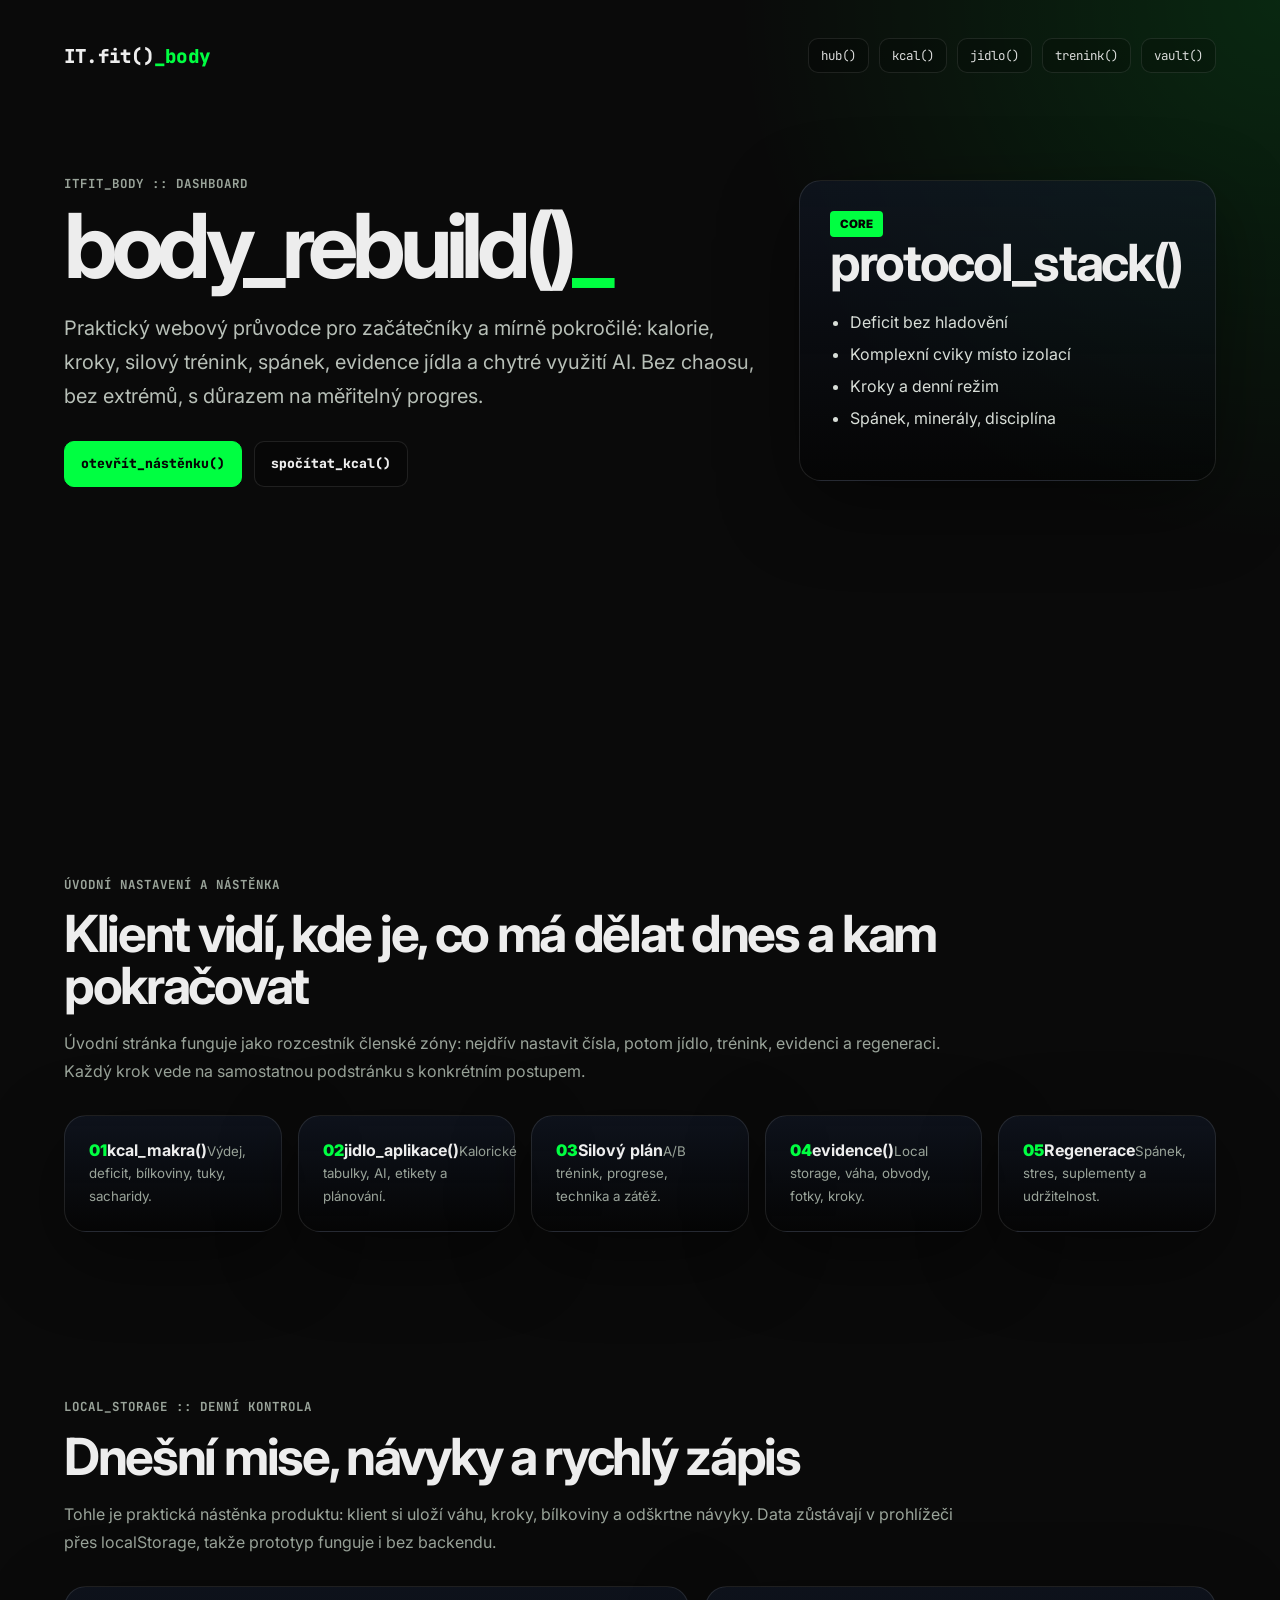
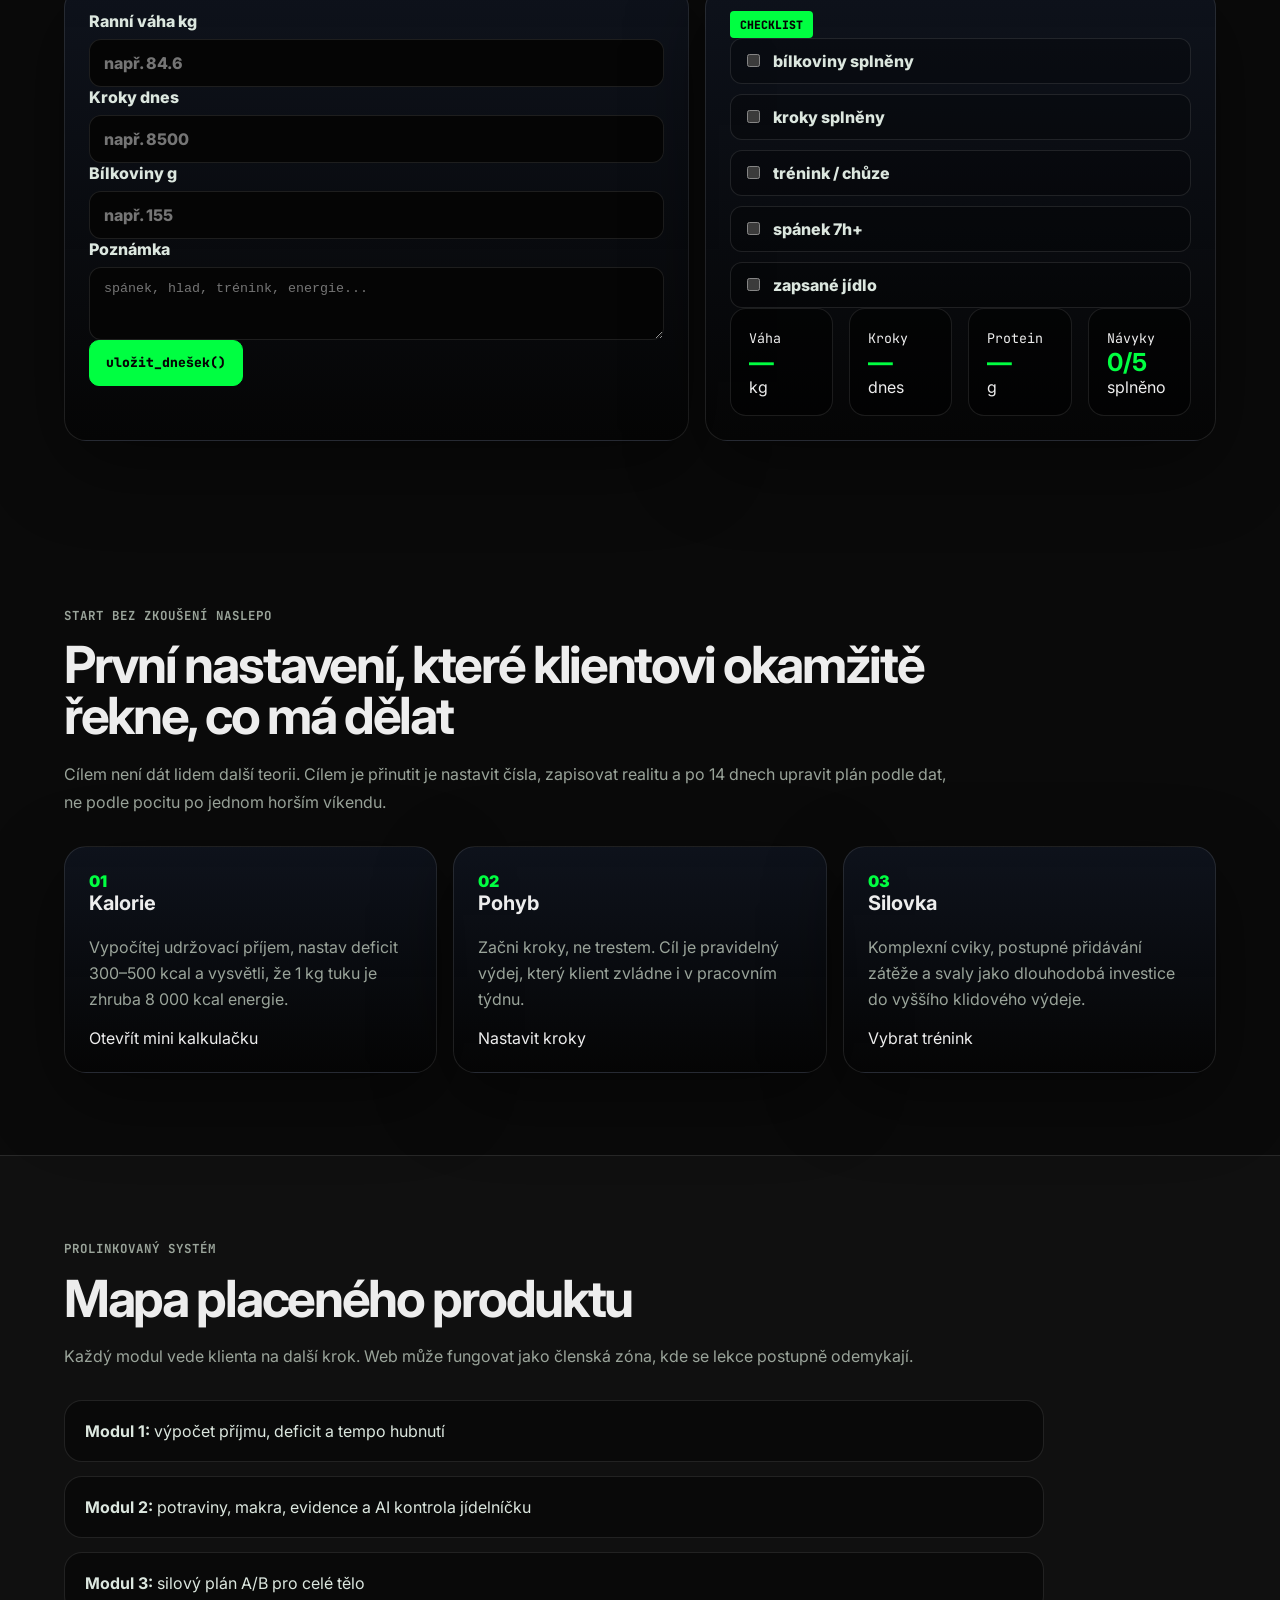
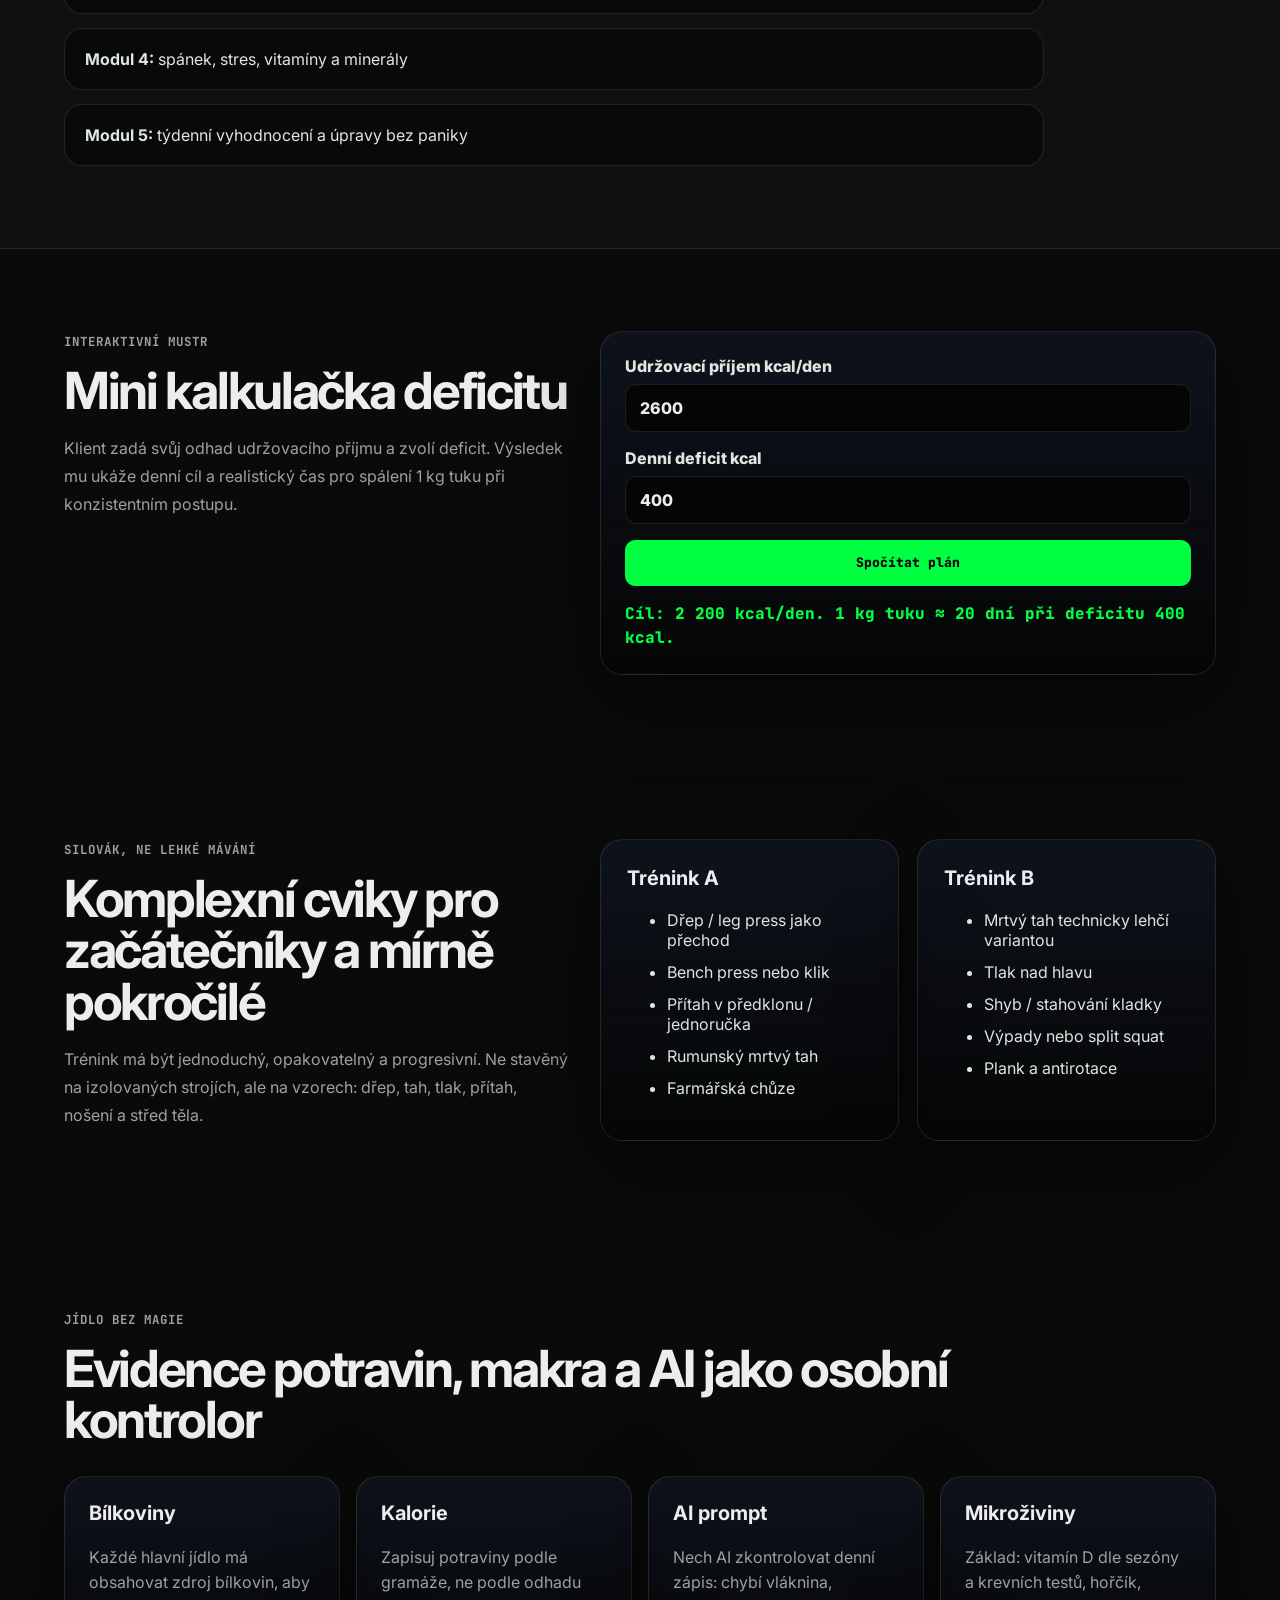
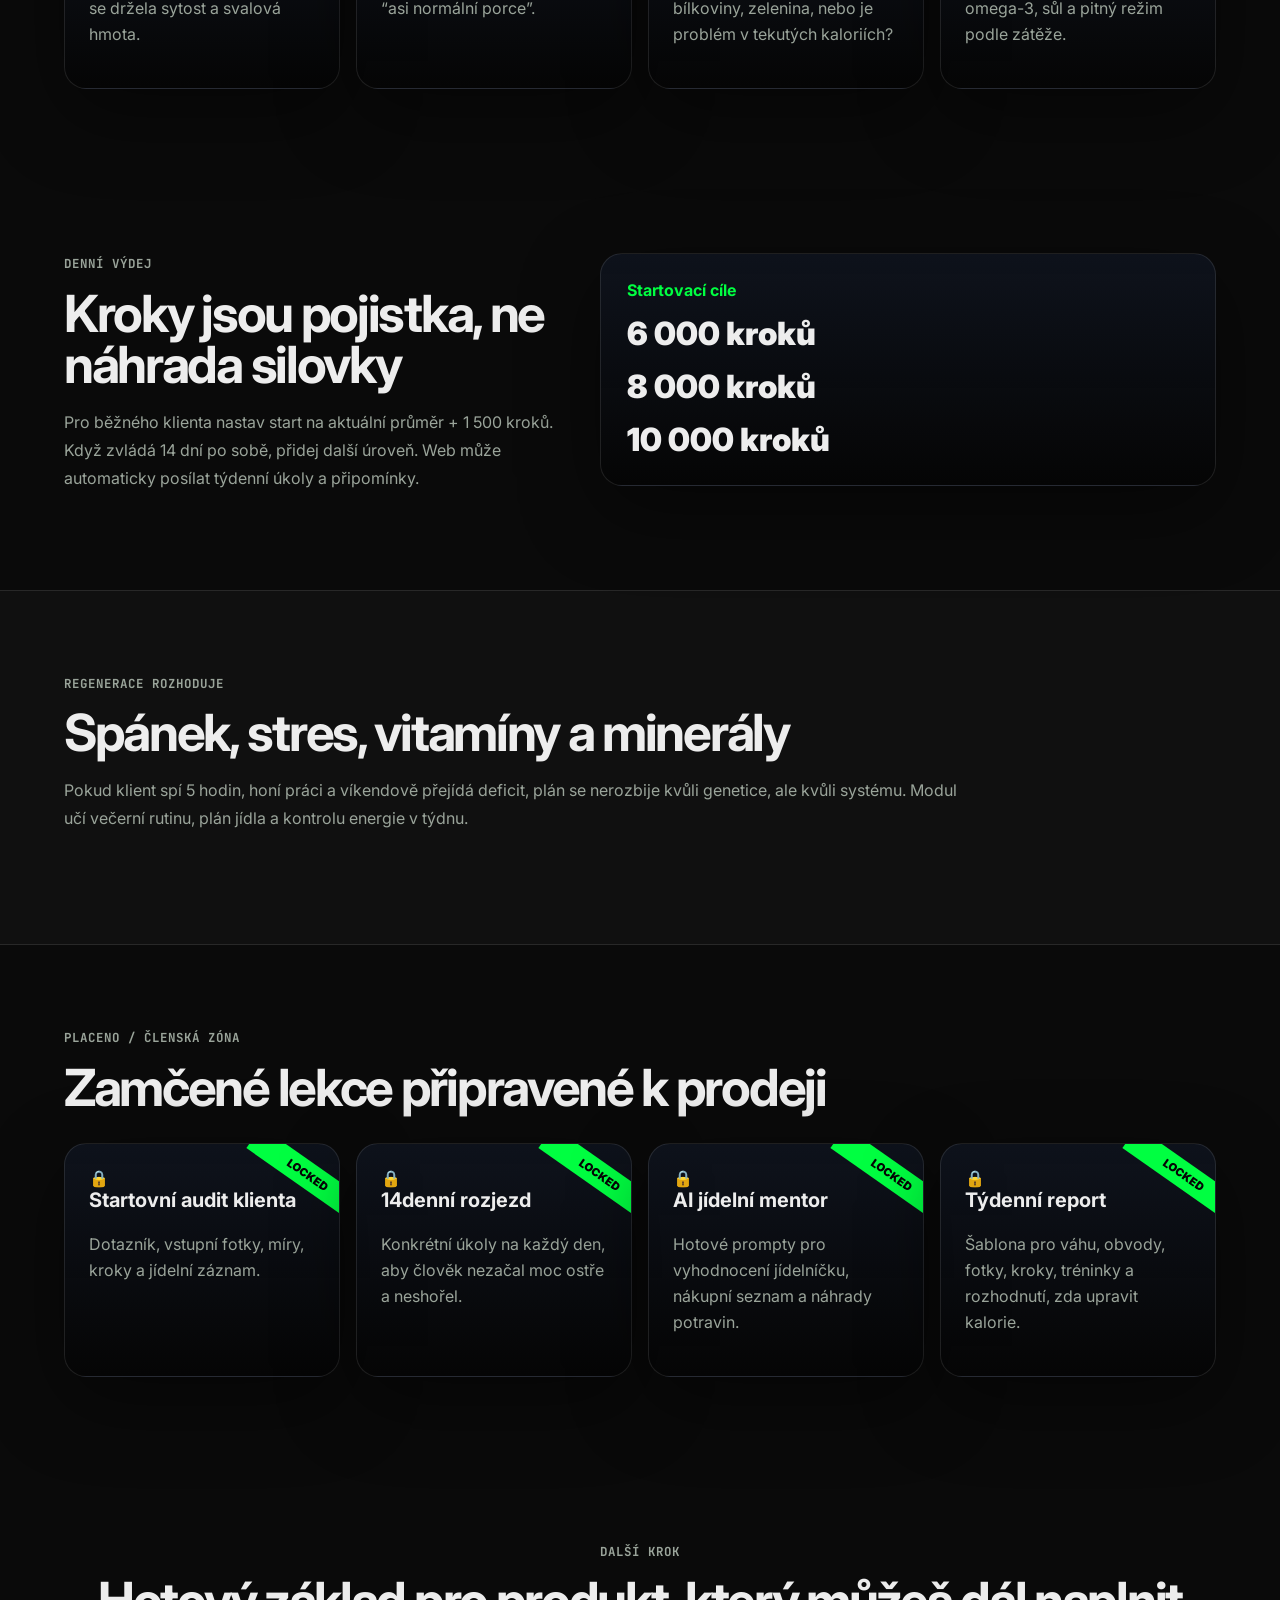
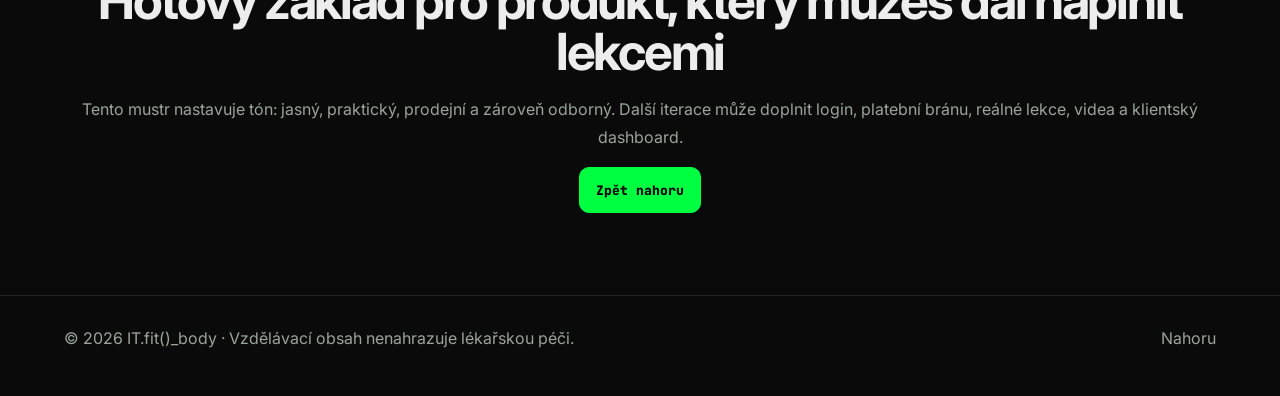
<file: index.html>
<!doctype html>
<html lang="cs">
  <head>
    <meta charset="UTF-8" />
    <meta name="viewport" content="width=device-width, initial-scale=1.0" />
    <title>IT.fit()_body | nástěnka</title>
    <meta
      name="description"
      content="Prolinkovaný placený průvodce pro lidi, kteří chtějí konečně začít hubnout, zesílit a rozvíjet postavu bez zbytečných extrémů."
    />
    
    <link rel="preconnect" href="https://fonts.googleapis.com" />
    <link rel="preconnect" href="https://fonts.gstatic.com" crossorigin />
    <link href="https://fonts.googleapis.com/css2?family=JetBrains+Mono:wght@400;700&family=Inter:wght@300;400;600;700;900&display=swap" rel="stylesheet" />
    <link rel="stylesheet" href="styles.css" />
  </head>
  <body>
    <header class="hero" id="top">
      <nav class="nav" aria-label="Hlavní navigace">
        <a class="brand" href="#top">IT.fit()<span>_body</span></a>
        <button class="nav__toggle" type="button" aria-expanded="false" aria-controls="nav-links">Menu</button>
        <div class="nav__links" id="nav-links">
          <a href="#nastenka">hub()</a>
          <a href="lekce/nastaveni.html">kcal()</a>
          <a href="lekce/jidlo.html">jidlo()</a>
          <a href="lekce/trenink.html">trenink()</a>
          <a href="#zamky">vault()</a>
        </div>
      </nav>

      <section class="hero__grid">
        <div>
          <p class="eyebrow">ITFIT_BODY :: DASHBOARD</p>
          <h1>body_rebuild()<span class="caret blink">_</span></h1>
          <p class="lead">
            Praktický webový průvodce pro začátečníky a mírně pokročilé: kalorie, kroky, silový trénink,
            spánek, evidence jídla a chytré využití AI. Bez chaosu, bez extrémů, s důrazem na měřitelný progres.
          </p>
          <div class="hero__actions">
            <a class="button button--primary" href="#kontrola">otevřít_nástěnku()</a>
            <a class="button button--ghost" href="lekce/nastaveni.html">spočítat_kcal()</a>
          </div>
        </div>
        <aside class="score-card" aria-label="Rychlý přehled programu">
          <span class="score-card__badge">CORE</span>
          <h2>protocol_stack()</h2>
          <ul>
            <li>Deficit bez hladovění</li>
            <li>Komplexní cviky místo izolací</li>
            <li>Kroky a denní režim</li>
            <li>Spánek, minerály, disciplína</li>
          </ul>
        </aside>
      </section>
    </header>

    <main>
      <section class="section dashboard" id="nastenka">
        <div class="section__intro">
          <p class="eyebrow">Úvodní nastavení a nástěnka</p>
          <h2>Klient vidí, kde je, co má dělat dnes a kam pokračovat</h2>
          <p>
            Úvodní stránka funguje jako rozcestník členské zóny: nejdřív nastavit čísla, potom jídlo, trénink,
            evidenci a regeneraci. Každý krok vede na samostatnou podstránku s konkrétním postupem.
          </p>
        </div>
        <div class="dashboard__grid">
          <a class="dashboard-card" href="lekce/nastaveni.html"><span>01</span><strong>kcal_makra()</strong><small>Výdej, deficit, bílkoviny, tuky, sacharidy.</small></a>
          <a class="dashboard-card" href="lekce/jidlo.html"><span>02</span><strong>jidlo_aplikace()</strong><small>Kalorické tabulky, AI, etikety a plánování.</small></a>
          <a class="dashboard-card" href="lekce/trenink.html"><span>03</span><strong>Silový plán</strong><small>A/B trénink, progrese, technika a zátěž.</small></a>
          <a class="dashboard-card" href="lekce/evidence.html"><span>04</span><strong>evidence()</strong><small>Local storage, váha, obvody, fotky, kroky.</small></a>
          <a class="dashboard-card" href="lekce/regenerace.html"><span>05</span><strong>Regenerace</strong><small>Spánek, stres, suplementy a udržitelnost.</small></a>
        </div>
      </section>


      <section class="section" id="kontrola">
        <div class="section__intro">
          <p class="eyebrow">LOCAL_STORAGE :: DENNÍ KONTROLA</p>
          <h2>Dnešní mise, návyky a rychlý zápis</h2>
          <p>
            Tohle je praktická nástěnka produktu: klient si uloží váhu, kroky, bílkoviny a odškrtne návyky.
            Data zůstávají v prohlížeči přes localStorage, takže prototyp funguje i bez backendu.
          </p>
        </div>
        <div class="habit-grid">
          <form class="habit-card" id="daily-log-form">
            <label>Ranní váha kg<input id="log-weight" type="number" step="0.1" placeholder="např. 84.6" /></label>
            <label>Kroky dnes<input id="log-steps" type="number" step="100" placeholder="např. 8500" /></label>
            <label>Bílkoviny g<input id="log-protein" type="number" placeholder="např. 155" /></label>
            <label>Poznámka<textarea id="log-note" rows="3" placeholder="spánek, hlad, trénink, energie..."></textarea></label>
            <button class="button button--primary" type="submit">uložit_dnešek()</button>
          </form>
          <aside class="habit-card">
            <div class="tag">CHECKLIST</div>
            <div class="habit-checks" id="habit-checks">
              <label><input type="checkbox" data-habit="protein" /> bílkoviny splněny</label>
              <label><input type="checkbox" data-habit="steps" /> kroky splněny</label>
              <label><input type="checkbox" data-habit="training" /> trénink / chůze</label>
              <label><input type="checkbox" data-habit="sleep" /> spánek 7h+</label>
              <label><input type="checkbox" data-habit="tracked" /> zapsané jídlo</label>
            </div>
            <div class="macro-result" id="daily-summary">
              <div><small>Váha</small><strong>—</strong><span>kg</span></div>
              <div><small>Kroky</small><strong>—</strong><span>dnes</span></div>
              <div><small>Protein</small><strong>—</strong><span>g</span></div>
              <div><small>Návyky</small><strong>0/5</strong><span>splněno</span></div>
            </div>
          </aside>
        </div>
      </section>

      <section class="section" id="start">
        <div class="section__intro">
          <p class="eyebrow">Start bez zkoušení naslepo</p>
          <h2>První nastavení, které klientovi okamžitě řekne, co má dělat</h2>
          <p>
            Cílem není dát lidem další teorii. Cílem je přinutit je nastavit čísla, zapisovat realitu a po 14 dnech
            upravit plán podle dat, ne podle pocitu po jednom horším víkendu.
          </p>
        </div>
        <div class="cards cards--three">
          <article class="card">
            <span>01</span>
            <h3>Kalorie</h3>
            <p>Vypočítej udržovací příjem, nastav deficit 300–500 kcal a vysvětli, že 1 kg tuku je zhruba 8 000 kcal energie.</p>
            <a href="#kalkulacka">Otevřít mini kalkulačku</a>
          </article>
          <article class="card">
            <span>02</span>
            <h3>Pohyb</h3>
            <p>Začni kroky, ne trestem. Cíl je pravidelný výdej, který klient zvládne i v pracovním týdnu.</p>
            <a href="#pohyb">Nastavit kroky</a>
          </article>
          <article class="card">
            <span>03</span>
            <h3>Silovka</h3>
            <p>Komplexní cviky, postupné přidávání zátěže a svaly jako dlouhodobá investice do vyššího klidového výdeje.</p>
            <a href="#trenink">Vybrat trénink</a>
          </article>
        </div>
      </section>

      <section class="section section--dark" id="system">
        <div class="section__intro">
          <p class="eyebrow">Prolinkovaný systém</p>
          <h2>Mapa placeného produktu</h2>
          <p>Každý modul vede klienta na další krok. Web může fungovat jako členská zóna, kde se lekce postupně odemykají.</p>
        </div>
        <div class="timeline">
          <a href="lekce/nastaveni.html"><strong>Modul 1:</strong> výpočet příjmu, deficit a tempo hubnutí</a>
          <a href="lekce/jidlo.html"><strong>Modul 2:</strong> potraviny, makra, evidence a AI kontrola jídelníčku</a>
          <a href="lekce/trenink.html"><strong>Modul 3:</strong> silový plán A/B pro celé tělo</a>
          <a href="lekce/regenerace.html"><strong>Modul 4:</strong> spánek, stres, vitamíny a minerály</a>
          <a href="lekce/evidence.html"><strong>Modul 5:</strong> týdenní vyhodnocení a úpravy bez paniky</a>
        </div>
      </section>

      <section class="section calculator" id="kalkulacka">
        <div>
          <p class="eyebrow">Interaktivní mustr</p>
          <h2>Mini kalkulačka deficitu</h2>
          <p>
            Klient zadá svůj odhad udržovacího příjmu a zvolí deficit. Výsledek mu ukáže denní cíl a realistický čas pro
            spálení 1 kg tuku při konzistentním postupu.
          </p>
        </div>
        <form class="calc" id="deficit-form">
          <label>
            Udržovací příjem kcal/den
            <input id="maintenance" type="number" min="1200" max="6000" value="2600" />
          </label>
          <label>
            Denní deficit kcal
            <input id="deficit" type="number" min="100" max="1000" step="50" value="400" />
          </label>
          <button class="button button--primary" type="submit">Spočítat plán</button>
          <output class="calc__result" id="calc-result">Cíl: 2 200 kcal/den. 1 kg tuku ≈ 20 dní při deficitu 400 kcal.</output>
        </form>
      </section>

      <section class="section split" id="trenink">
        <div>
          <p class="eyebrow">Silovák, ne lehké mávání</p>
          <h2>Komplexní cviky pro začátečníky a mírně pokročilé</h2>
          <p>
            Trénink má být jednoduchý, opakovatelný a progresivní. Ne stavěný na izolovaných strojích, ale na vzorech:
            dřep, tah, tlak, přítah, nošení a střed těla.
          </p>
        </div>
        <div class="workout-grid">
          <article>
            <h3>Trénink A</h3>
            <ul>
              <li>Dřep / leg press jako přechod</li>
              <li>Bench press nebo klik</li>
              <li>Přítah v předklonu / jednoručka</li>
              <li>Rumunský mrtvý tah</li>
              <li>Farmářská chůze</li>
            </ul>
          </article>
          <article>
            <h3>Trénink B</h3>
            <ul>
              <li>Mrtvý tah technicky lehčí variantou</li>
              <li>Tlak nad hlavu</li>
              <li>Shyb / stahování kladky</li>
              <li>Výpady nebo split squat</li>
              <li>Plank a antirotace</li>
            </ul>
          </article>
        </div>
      </section>

      <section class="section nutrition" id="jidlo">
        <div class="section__intro">
          <p class="eyebrow">Jídlo bez magie</p>
          <h2>Evidence potravin, makra a AI jako osobní kontrolor</h2>
        </div>
        <div class="cards cards--four">
          <article class="card"><h3>Bílkoviny</h3><p>Každé hlavní jídlo má obsahovat zdroj bílkovin, aby se držela sytost a svalová hmota.</p></article>
          <article class="card"><h3>Kalorie</h3><p>Zapisuj potraviny podle gramáže, ne podle odhadu “asi normální porce”.</p></article>
          <article class="card"><h3>AI prompt</h3><p>Nech AI zkontrolovat denní zápis: chybí vláknina, bílkoviny, zelenina, nebo je problém v tekutých kaloriích?</p></article>
          <article class="card"><h3>Mikroživiny</h3><p>Základ: vitamín D dle sezóny a krevních testů, hořčík, omega-3, sůl a pitný režim podle zátěže.</p></article>
        </div>
      </section>

      <section class="section split" id="pohyb">
        <div>
          <p class="eyebrow">Denní výdej</p>
          <h2>Kroky jsou pojistka, ne náhrada silovky</h2>
          <p>
            Pro běžného klienta nastav start na aktuální průměr + 1 500 kroků. Když zvládá 14 dní po sobě, přidej další
            úroveň. Web může automaticky posílat týdenní úkoly a připomínky.
          </p>
        </div>
        <div class="metric-card">
          <strong>Startovací cíle</strong>
          <span>6 000 kroků</span>
          <span>8 000 kroků</span>
          <span>10 000 kroků</span>
        </div>
      </section>

      <section class="section section--dark" id="regenerace">
        <div class="section__intro">
          <p class="eyebrow">Regenerace rozhoduje</p>
          <h2>Spánek, stres, vitamíny a minerály</h2>
          <p>
            Pokud klient spí 5 hodin, honí práci a víkendově přejídá deficit, plán se nerozbije kvůli genetice, ale kvůli
            systému. Modul učí večerní rutinu, plán jídla a kontrolu energie v týdnu.
          </p>
        </div>
      </section>

      <section class="section locked" id="zamky">
        <div class="section__intro">
          <p class="eyebrow">Placeno / členská zóna</p>
          <h2>Zamčené lekce připravené k prodeji</h2>
        </div>
        <div class="locked__grid">
          <article class="locked-card"><span>🔒</span><h3>Startovní audit klienta</h3><p>Dotazník, vstupní fotky, míry, kroky a jídelní záznam.</p></article>
          <article class="locked-card"><span>🔒</span><h3>14denní rozjezd</h3><p>Konkrétní úkoly na každý den, aby člověk nezačal moc ostře a neshořel.</p></article>
          <article class="locked-card"><span>🔒</span><h3>AI jídelní mentor</h3><p>Hotové prompty pro vyhodnocení jídelníčku, nákupní seznam a náhrady potravin.</p></article>
          <article class="locked-card"><span>🔒</span><h3>Týdenní report</h3><p>Šablona pro váhu, obvody, fotky, kroky, tréninky a rozhodnutí, zda upravit kalorie.</p></article>
        </div>
      </section>

      <section class="section cta" id="report">
        <p class="eyebrow">Další krok</p>
        <h2>Hotový základ pro produkt, který můžeš dál naplnit lekcemi</h2>
        <p>
          Tento mustr nastavuje tón: jasný, praktický, prodejní a zároveň odborný. Další iterace může doplnit login,
          platební bránu, reálné lekce, videa a klientský dashboard.
        </p>
        <a class="button button--primary" href="#top">Zpět nahoru</a>
      </section>
    </main>

    <footer class="footer">
      <p>© 2026 IT.fit()<span>_body</span> · Vzdělávací obsah nenahrazuje lékařskou péči.</p>
      <a href="#top">Nahoru</a>
    </footer>
    <script src="app.js"></script>
  <button id="toTop" aria-label="Zpět nahoru">↑</button>
  </body>
</html>
</file>
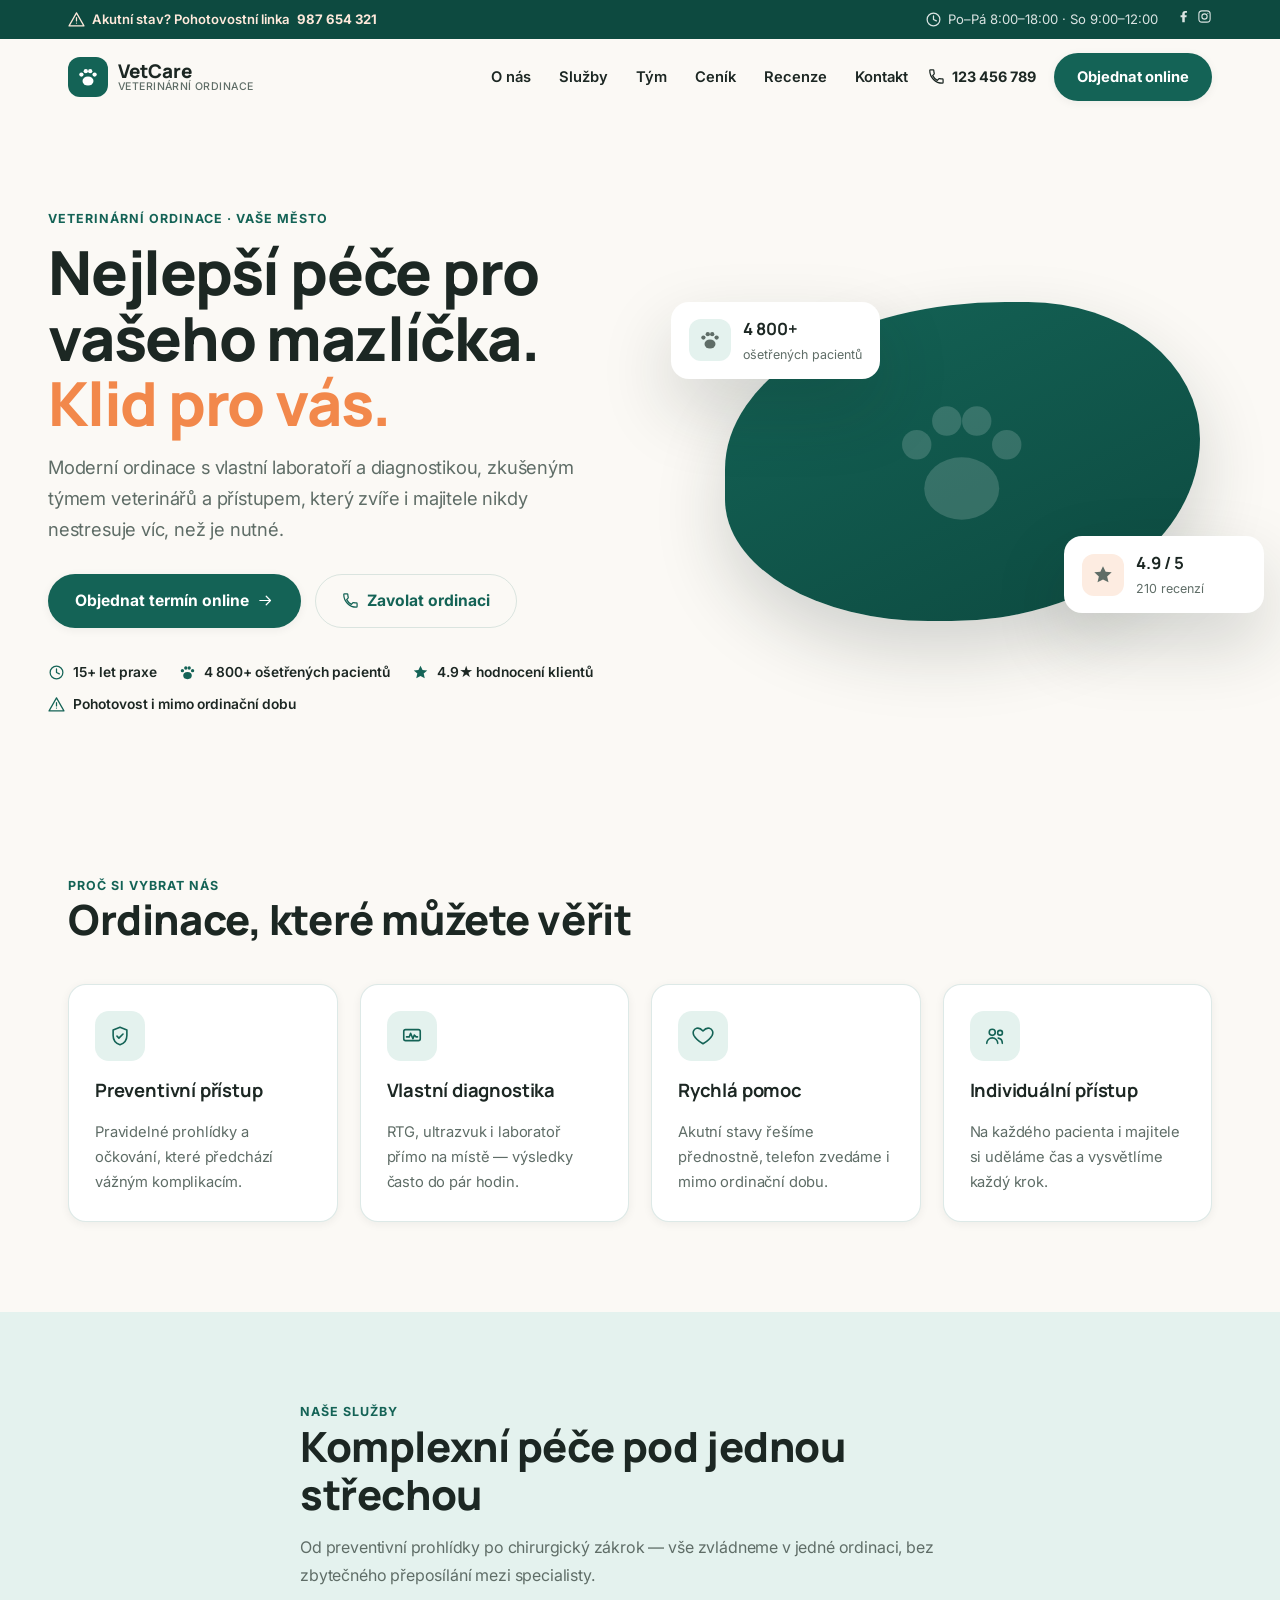
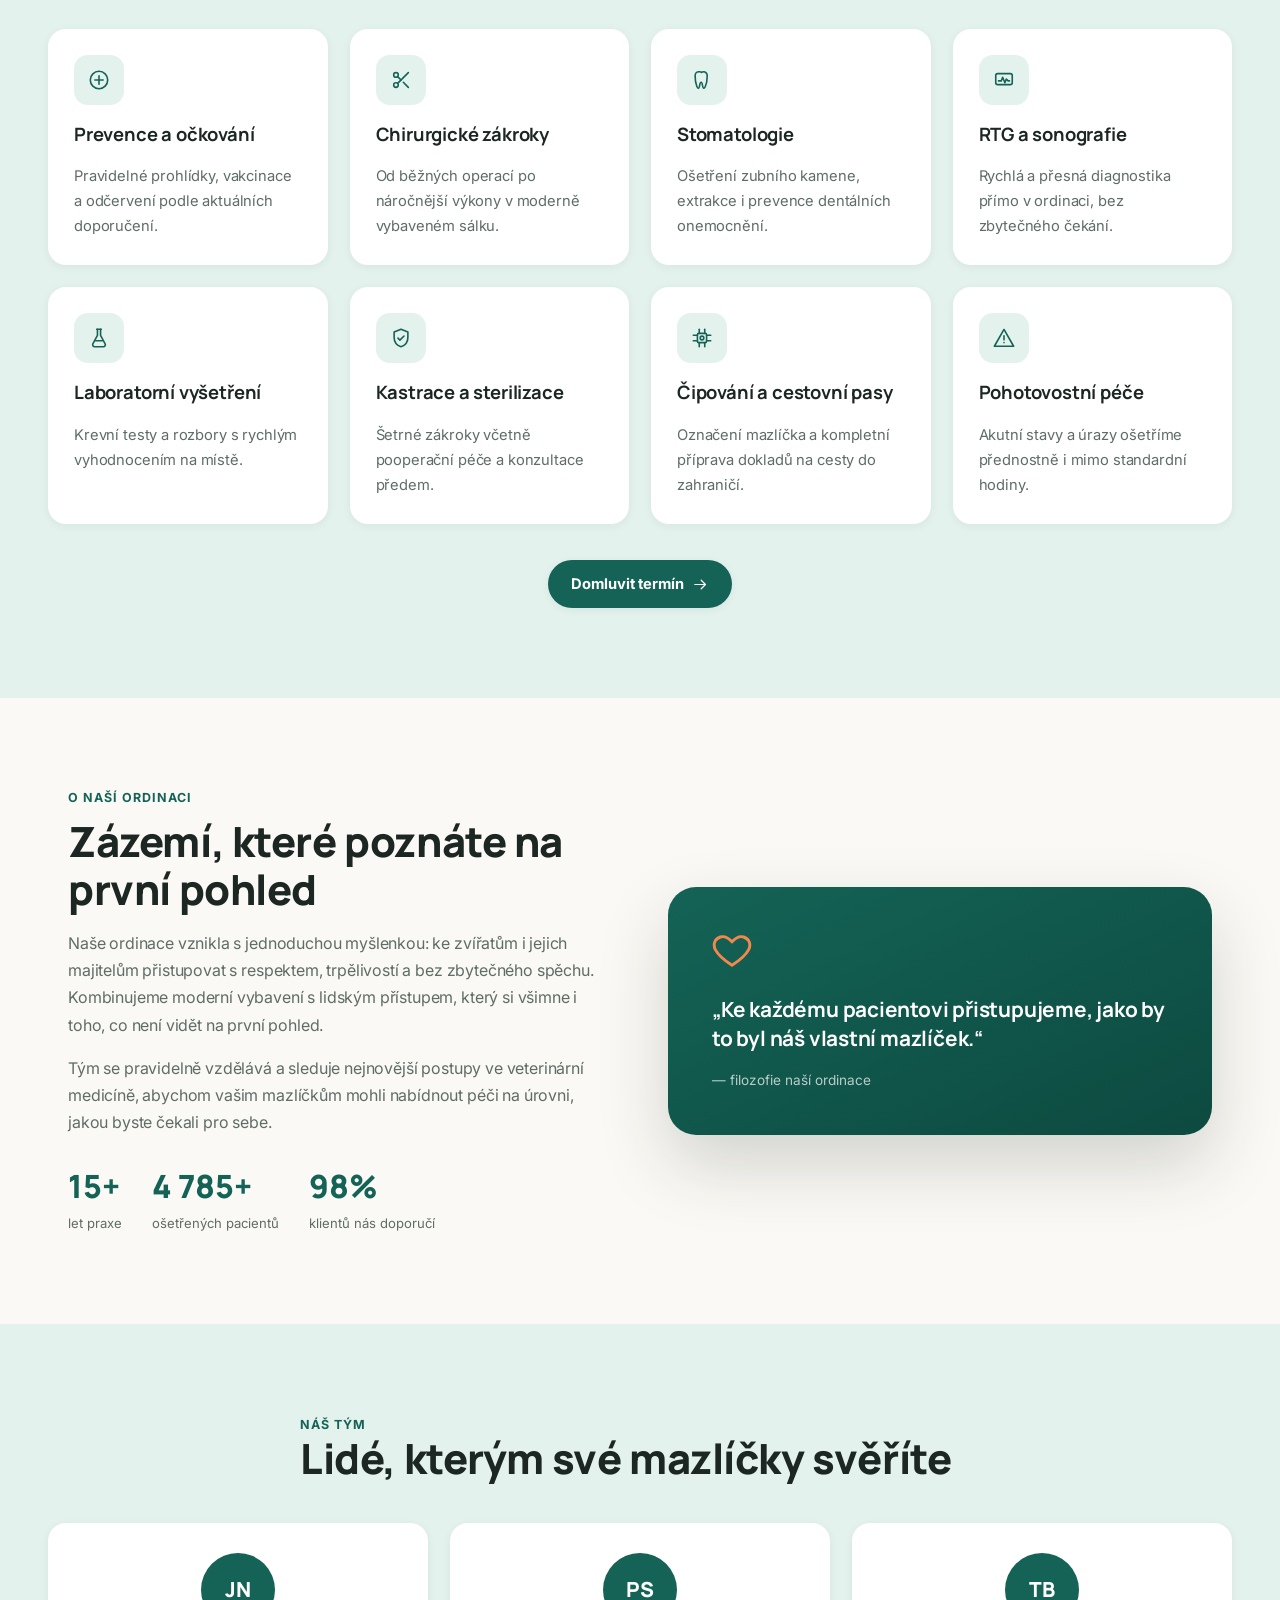
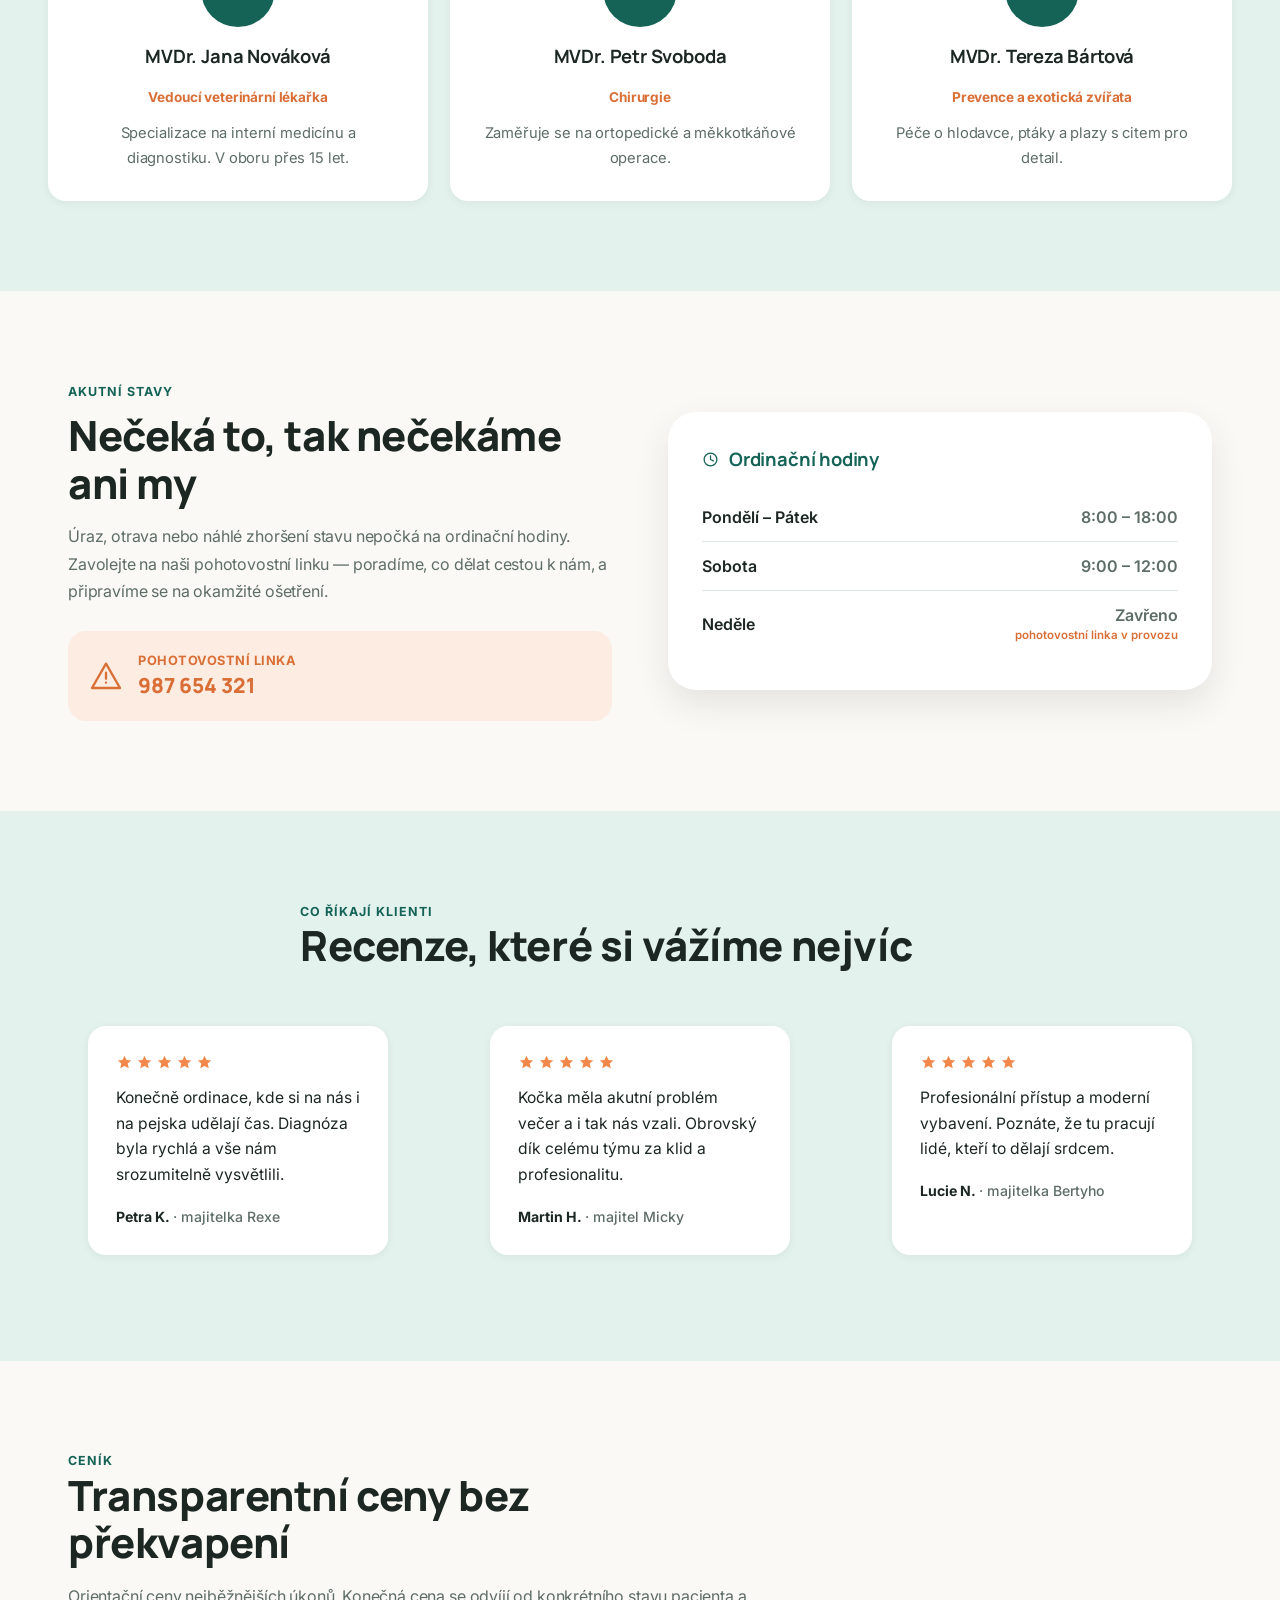
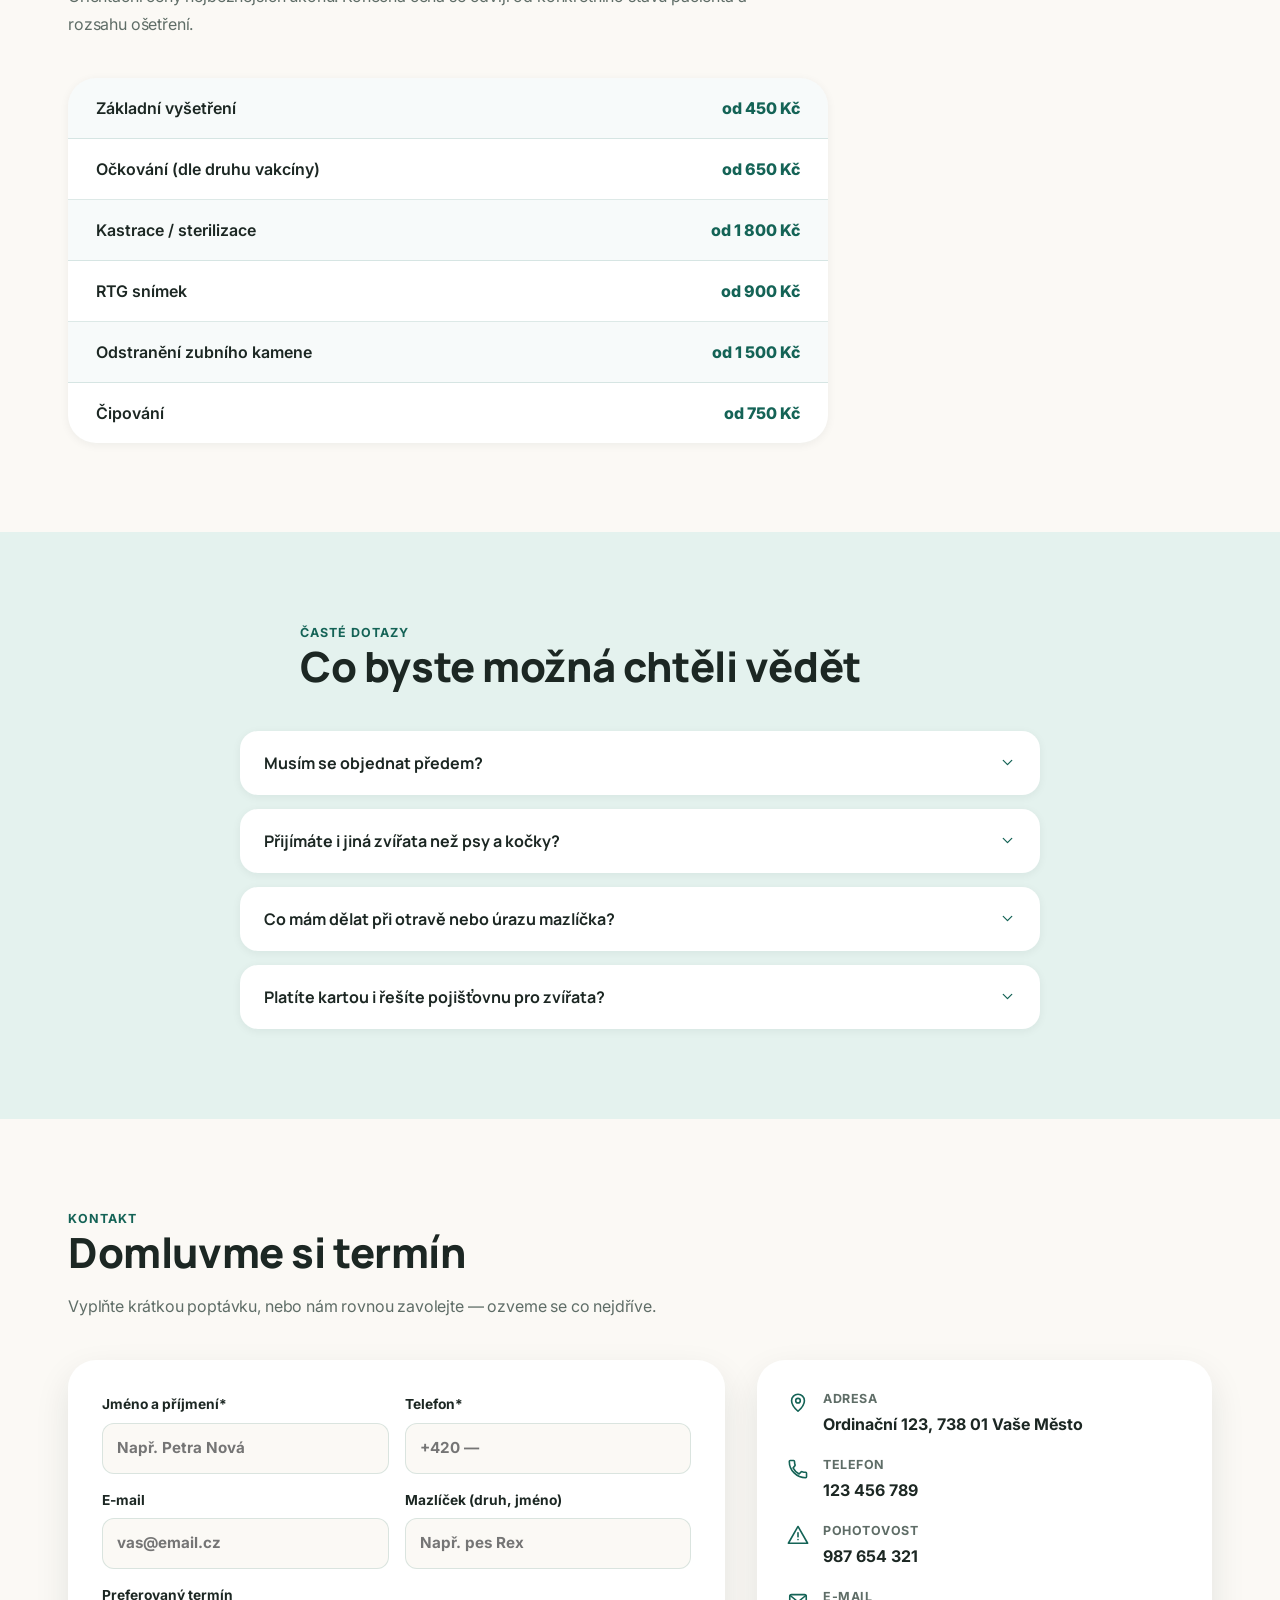
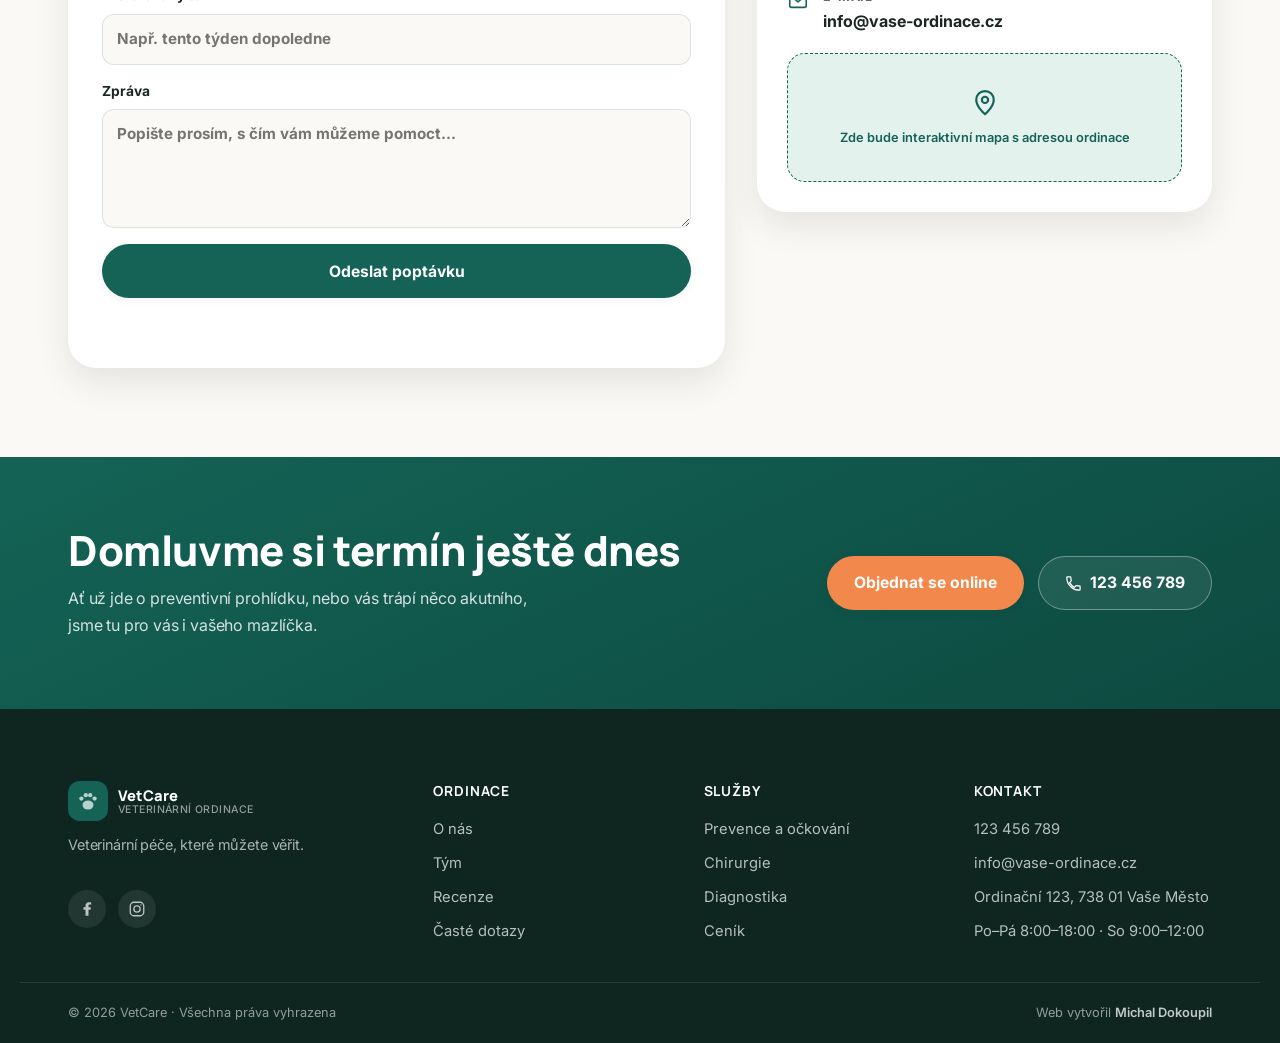
<file: veterina/index.html>
<!doctype html>
<!--
  UNIVERZÁLNÍ WEB PRO VETERINÁRNÍ ORDINACI — šablona pro obchodní schůzky
  ------------------------------------------------------------------
  Rychlé přizpůsobení pro konkrétní klinku, hledej podle textu:

  1) Název ordinace   – řetězec "VetCare" (logo, title, footer, JSON-LD)
  2) Barvy / fonty     – styles.css, sekce ":root" úplně nahoře
  3) Kontakty          – telefon "123 456 789", pohotovost "987 654 321",
                          e-mail "info@vase-ordinace.cz", adresa "Ordinační 123, 738 01 Vaše Město"
  4) Otvírací doba     – sekce #hodiny + JSON-LD na konci <head>
  5) Tým               – sekce #tym (jména MVDr. jsou placeholder)
  6) Ceník             – sekce #cenik
  7) Odkazy na Google/Mapy, recenze, sociální sítě – footer a top-bar

  Web běží čistě na HTML/CSS/JS bez buildu, funguje i offline (žádné
  závislosti na fotkách/mapách třetích stran) — ideální na prezentaci
  z notebooku přímo u klienta bez spoléhání na jejich wifi.
-->
<html lang="cs">
  <head>
    <meta charset="UTF-8" />
    <meta name="viewport" content="width=device-width, initial-scale=1.0" />
    <title>VetCare — Veterinární ordinace pro vaše mazlíčky</title>
    <meta
      name="description"
      content="Moderní veterinární ordinace s individuálním přístupem: preventivní péče, chirurgie, diagnostika, laboratoř i pohotovost pro psy, kočky a další mazlíčky."
    />
    <meta name="theme-color" content="#146356" />
    <link rel="icon" href="data:image/svg+xml,%3Csvg xmlns='http://www.w3.org/2000/svg' viewBox='0 0 100 100'%3E%3Ctext y='.9em' font-size='90'%3E%F0%9F%90%BE%3C/text%3E%3C/svg%3E" />

    <link rel="preconnect" href="https://fonts.googleapis.com" />
    <link rel="preconnect" href="https://fonts.gstatic.com" crossorigin />
    <link href="https://fonts.googleapis.com/css2?family=Manrope:wght@500;700;800&family=Inter:wght@400;500;600;700&display=swap" rel="stylesheet" />
    <link rel="stylesheet" href="styles.css" />

    <script type="application/ld+json">
    {
      "@context": "https://schema.org",
      "@type": "VeterinaryCare",
      "name": "VetCare — Veterinární ordinace",
      "image": "",
      "telephone": "+420123456789",
      "email": "info@vase-ordinace.cz",
      "address": {
        "@type": "PostalAddress",
        "streetAddress": "Ordinační 123",
        "postalCode": "738 01",
        "addressLocality": "Vaše Město",
        "addressCountry": "CZ"
      },
      "openingHoursSpecification": [
        { "@type": "OpeningHoursSpecification", "dayOfWeek": ["Monday","Tuesday","Wednesday","Thursday","Friday"], "opens": "08:00", "closes": "18:00" },
        { "@type": "OpeningHoursSpecification", "dayOfWeek": "Saturday", "opens": "09:00", "closes": "12:00" }
      ],
      "priceRange": "$$"
    }
    </script>
  </head>
  <body>
    <!-- ============ SVG IKONY (sprite, nic se nevykresluje samo) ============ -->
    <svg width="0" height="0" style="position:absolute" aria-hidden="true">
      <defs>
        <symbol id="icon-paw" viewBox="0 0 24 24"><g fill="currentColor" stroke="none"><ellipse cx="12" cy="16.4" rx="6" ry="5"/><circle cx="4.8" cy="9.4" r="2.35"/><circle cx="9.6" cy="5.6" r="2.35"/><circle cx="14.4" cy="5.6" r="2.35"/><circle cx="19.2" cy="9.4" r="2.35"/></g></symbol>
        <symbol id="icon-menu" viewBox="0 0 24 24"><line x1="3" y1="6" x2="21" y2="6"/><line x1="3" y1="12" x2="21" y2="12"/><line x1="3" y1="18" x2="21" y2="18"/></symbol>
        <symbol id="icon-close" viewBox="0 0 24 24"><line x1="5" y1="5" x2="19" y2="19"/><line x1="19" y1="5" x2="5" y2="19"/></symbol>
        <symbol id="icon-phone" viewBox="0 0 24 24"><path d="M6.6 10.8c1.4 2.8 3.8 5.2 6.6 6.6l2.2-2.2c.3-.3.7-.4 1.1-.3 1.2.4 2.5.6 3.8.6.6 0 1 .4 1 1V20.5c0 .6-.4 1-1 1C10.6 21.5 2.5 13.4 2.5 3.7c0-.6.4-1 1-1H7.2c.6 0 1 .4 1 1 0 1.3.2 2.6.6 3.8.1.4 0 .8-.3 1.1L6.6 10.8z"/></symbol>
        <symbol id="icon-mail" viewBox="0 0 24 24"><rect x="3" y="5" width="18" height="14" rx="2"/><polyline points="3.5 6 12 13 20.5 6"/></symbol>
        <symbol id="icon-pin" viewBox="0 0 24 24"><path d="M12 21s-7-6.1-7-11.5C5 5.4 8.1 2.5 12 2.5s7 2.9 7 7C19 14.9 12 21 12 21z"/><circle cx="12" cy="9.5" r="2.5"/></symbol>
        <symbol id="icon-clock" viewBox="0 0 24 24"><circle cx="12" cy="12" r="9"/><polyline points="12 7 12 12 16 14"/></symbol>
        <symbol id="icon-star" viewBox="0 0 24 24"><path fill="currentColor" stroke="none" d="M12 2.5l2.9 6 6.6.6-5 4.4 1.5 6.5L12 16.9 6 20l1.5-6.5-5-4.4 6.6-.6z"/></symbol>
        <symbol id="icon-chevron-down" viewBox="0 0 24 24"><polyline points="6 9 12 15 18 9"/></symbol>
        <symbol id="icon-arrow-right" viewBox="0 0 24 24"><line x1="4" y1="12" x2="19" y2="12"/><polyline points="13 6 19 12 13 18"/></symbol>
        <symbol id="icon-shield" viewBox="0 0 24 24"><path d="M12 2.5l7.5 3v6c0 5-3.2 8.7-7.5 10-4.3-1.3-7.5-5-7.5-10v-6z"/><polyline points="8.7 12.2 10.8 14.3 15.3 9.8"/></symbol>
        <symbol id="icon-scan" viewBox="0 0 24 24"><rect x="3" y="5" width="18" height="12" rx="2"/><polyline points="6 13 9 13 10.5 9 13 15 14.5 11 16.5 13 18 13"/></symbol>
        <symbol id="icon-heart" viewBox="0 0 24 24"><path d="M12 20.5s-7.5-4.6-10-9.3C.4 8 1.7 4.6 5 3.6c2.3-.7 4.5.1 7 2.9 2.5-2.8 4.7-3.6 7-2.9 3.3 1 4.6 4.4 3 7.6-2.5 4.7-10 9.3-10 9.3z"/></symbol>
        <symbol id="icon-users" viewBox="0 0 24 24"><circle cx="9" cy="8" r="3.3"/><path d="M3 20c0-3.3 2.7-6 6-6s6 2.7 6 6"/><circle cx="17.5" cy="8.5" r="2.6"/><path d="M15.5 14.3c2.7.4 4.5 2.7 4.5 5.7"/></symbol>
        <symbol id="icon-cross" viewBox="0 0 24 24"><circle cx="12" cy="12" r="9.5"/><line x1="12" y1="7.5" x2="12" y2="16.5"/><line x1="7.5" y1="12" x2="16.5" y2="12"/></symbol>
        <symbol id="icon-scissors" viewBox="0 0 24 24"><circle cx="6.5" cy="6.5" r="2.5"/><circle cx="6.5" cy="17.5" r="2.5"/><line x1="20" y1="4" x2="8.6" y2="15.4"/><line x1="14.5" y1="14.5" x2="20" y2="20"/><line x1="8.6" y1="8.6" x2="12" y2="12"/></symbol>
        <symbol id="icon-tooth" viewBox="0 0 24 24"><path d="M8.5 3c-2.2 0-4 1.9-4 4.4 0 2.6.7 8.7 1.9 11.7.5 1.3 1.1 1.9 1.7 1.9.9 0 1.1-1.6 1.4-3.4.2-1.4.5-3.1 1.5-3.1s1.3 1.7 1.5 3.1c.3 1.8.5 3.4 1.4 3.4.6 0 1.2-.6 1.7-1.9C17 16.1 17.7 10 17.7 7.4c0-2.5-1.8-4.4-4-4.4-1 0-1.7.4-2.2.8-.5-.4-1.2-.8-2-.8z"/></symbol>
        <symbol id="icon-flask" viewBox="0 0 24 24"><path d="M9.5 2.5h5"/><path d="M10.3 2.5v6.6l-5 9.3c-.7 1.4.3 3.1 1.9 3.1h9.6c1.6 0 2.6-1.7 1.9-3.1l-5-9.3V2.5"/><line x1="8.3" y1="15" x2="15.7" y2="15"/></symbol>
        <symbol id="icon-chip" viewBox="0 0 24 24"><rect x="7" y="7" width="10" height="10" rx="1.5"/><circle cx="12" cy="12" r="2"/><line x1="9" y1="2.5" x2="9" y2="7"/><line x1="15" y1="2.5" x2="15" y2="7"/><line x1="9" y1="17" x2="9" y2="21.5"/><line x1="15" y1="17" x2="15" y2="21.5"/><line x1="2.5" y1="9" x2="7" y2="9"/><line x1="2.5" y1="15" x2="7" y2="15"/><line x1="17" y1="9" x2="21.5" y2="9"/><line x1="17" y1="15" x2="21.5" y2="15"/></symbol>
        <symbol id="icon-document" viewBox="0 0 24 24"><path d="M6 2.5h8l4 4v14.5a1 1 0 0 1-1 1H6a1 1 0 0 1-1-1V3.5a1 1 0 0 1 1-1z"/><polyline points="14 2.5 14 6.5 18 6.5"/><line x1="8" y1="12" x2="16" y2="12"/><line x1="8" y1="16" x2="13" y2="16"/></symbol>
        <symbol id="icon-alert" viewBox="0 0 24 24"><path d="M12 2.7L22.5 21H1.5z"/><line x1="12" y1="9.5" x2="12" y2="14"/><line x1="12" y1="17" x2="12" y2="17.01"/></symbol>
        <symbol id="icon-check" viewBox="0 0 24 24"><polyline points="5 13 10 18 19 7"/></symbol>
        <symbol id="icon-facebook" viewBox="0 0 24 24"><path fill="currentColor" stroke="none" d="M14 21v-8h2.7l.4-3.2H14V7.7c0-.9.3-1.6 1.7-1.6h1.8V3.2C17.2 3.1 16 3 14.7 3 11.9 3 10 4.7 10 7.8v2H7.3v3.2H10V21z"/></symbol>
        <symbol id="icon-instagram" viewBox="0 0 24 24"><rect x="3" y="3" width="18" height="18" rx="5"/><circle cx="12" cy="12" r="4.2"/><line x1="17.3" y1="6.7" x2="17.31" y2="6.7"/></symbol>
      </defs>
    </svg>

    <a class="skip-link" href="#obsah">Přeskočit na obsah</a>

    <!-- ============ TOP BAR ============ -->
    <div class="topbar">
      <div class="topbar__inner">
        <a class="topbar__emergency" href="tel:+420987654321">
          <svg class="icon icon--sm"><use href="#icon-alert"/></svg>
          Akutní stav? Pohotovostní linka <strong>987 654 321</strong>
        </a>
        <div class="topbar__meta">
          <span><svg class="icon icon--sm"><use href="#icon-clock"/></svg> Po–Pá 8:00–18:00 · So 9:00–12:00</span>
          <span class="topbar__social">
            <a href="#" aria-label="Facebook ordinace"><svg class="icon icon--sm"><use href="#icon-facebook"/></svg></a>
            <a href="#" aria-label="Instagram ordinace"><svg class="icon icon--sm"><use href="#icon-instagram"/></svg></a>
          </span>
        </div>
      </div>
    </div>

    <!-- ============ HEADER / NAV ============ -->
    <header class="site-header" id="header">
      <div class="site-header__inner">
        <a class="brand" href="#top">
          <span class="brand__mark"><svg class="icon"><use href="#icon-paw"/></svg></span>
          <span class="brand__text">VetCare<small>Veterinární ordinace</small></span>
        </a>

        <button class="nav-toggle" type="button" aria-expanded="false" aria-controls="nav-links">
          <svg class="icon nav-toggle__open"><use href="#icon-menu"/></svg>
          <svg class="icon nav-toggle__close"><use href="#icon-close"/></svg>
          <span class="sr-only">Menu</span>
        </button>

        <div class="nav-clip">
          <div class="nav-backdrop" id="nav-backdrop"></div>
          <nav class="nav-links" id="nav-links" aria-label="Hlavní navigace">
            <a href="#o-nas">O nás</a>
            <a href="#sluzby">Služby</a>
            <a href="#tym">Tým</a>
            <a href="#cenik">Ceník</a>
            <a href="#recenze">Recenze</a>
            <a href="#kontakt">Kontakt</a>
          </nav>
        </div>

        <div class="site-header__cta">
          <a class="header-phone" href="tel:+420123456789">
            <svg class="icon icon--sm"><use href="#icon-phone"/></svg>
            123 456 789
          </a>
          <a class="button button--primary" href="#kontakt">Objednat online</a>
        </div>
      </div>
    </header>

    <main id="obsah">
      <!-- ============ HERO ============ -->
      <section class="hero" id="top">
        <div class="hero__inner">
          <div class="hero__content">
            <p class="eyebrow">Veterinární ordinace · Vaše Město</p>
            <h1>Nejlepší péče pro vašeho mazlíčka. <span class="text-accent">Klid pro vás.</span></h1>
            <p class="lead">
              Moderní ordinace s vlastní laboratoří a diagnostikou, zkušeným týmem veterinářů a přístupem,
              který zvíře i majitele nikdy nestresuje víc, než je nutné.
            </p>
            <div class="hero__actions">
              <a class="button button--primary button--lg" href="#kontakt">
                Objednat termín online
                <svg class="icon icon--sm"><use href="#icon-arrow-right"/></svg>
              </a>
              <a class="button button--ghost button--lg" href="tel:+420123456789">
                <svg class="icon icon--sm"><use href="#icon-phone"/></svg>
                Zavolat ordinaci
              </a>
            </div>
            <ul class="trust-row">
              <li><svg class="icon icon--sm"><use href="#icon-clock"/></svg> 15+ let praxe</li>
              <li><svg class="icon icon--sm"><use href="#icon-paw"/></svg> 4 800+ ošetřených pacientů</li>
              <li><svg class="icon icon--sm"><use href="#icon-star"/></svg> 4.9★ hodnocení klientů</li>
              <li><svg class="icon icon--sm"><use href="#icon-alert"/></svg> Pohotovost i mimo ordinační dobu</li>
            </ul>
          </div>

          <div class="hero__visual" aria-hidden="true">
            <div class="hero__blob"></div>
            <svg class="hero__paw"><use href="#icon-paw"/></svg>
            <div class="floating-card floating-card--stats">
              <span class="floating-card__icon"><svg class="icon"><use href="#icon-paw"/></svg></span>
              <div><strong>4 800+</strong><span>ošetřených pacientů</span></div>
            </div>
            <div class="floating-card floating-card--rating">
              <span class="floating-card__icon floating-card__icon--accent"><svg class="icon"><use href="#icon-star"/></svg></span>
              <div><strong>4.9 / 5</strong><span>210 recenzí</span></div>
            </div>
          </div>
        </div>
      </section>

      <!-- ============ USP ============ -->
      <section class="section" id="proc-my">
        <div class="section__intro reveal">
          <p class="eyebrow">Proč si vybrat nás</p>
          <h2>Ordinace, které můžete věřit</h2>
        </div>
        <div class="grid grid--4">
          <article class="usp-card reveal">
            <span class="usp-card__icon"><svg class="icon"><use href="#icon-shield"/></svg></span>
            <h3>Preventivní přístup</h3>
            <p>Pravidelné prohlídky a očkování, které předchází vážným komplikacím.</p>
          </article>
          <article class="usp-card reveal">
            <span class="usp-card__icon"><svg class="icon"><use href="#icon-scan"/></svg></span>
            <h3>Vlastní diagnostika</h3>
            <p>RTG, ultrazvuk i laboratoř přímo na místě — výsledky často do pár hodin.</p>
          </article>
          <article class="usp-card reveal">
            <span class="usp-card__icon"><svg class="icon"><use href="#icon-heart"/></svg></span>
            <h3>Rychlá pomoc</h3>
            <p>Akutní stavy řešíme přednostně, telefon zvedáme i mimo ordinační dobu.</p>
          </article>
          <article class="usp-card reveal">
            <span class="usp-card__icon"><svg class="icon"><use href="#icon-users"/></svg></span>
            <h3>Individuální přístup</h3>
            <p>Na každého pacienta i majitele si uděláme čas a vysvětlíme každý krok.</p>
          </article>
        </div>
      </section>

      <!-- ============ SLUŽBY ============ -->
      <section class="section section--tint pattern-paws" id="sluzby">
        <div class="section__intro reveal">
          <p class="eyebrow">Naše služby</p>
          <h2>Komplexní péče pod jednou střechou</h2>
          <p>Od preventivní prohlídky po chirurgický zákrok — vše zvládneme v jedné ordinaci, bez zbytečného přeposílání mezi specialisty.</p>
        </div>
        <div class="grid grid--4">
          <article class="service-card reveal">
            <span class="service-card__icon"><svg class="icon"><use href="#icon-cross"/></svg></span>
            <h3>Prevence a očkování</h3>
            <p>Pravidelné prohlídky, vakcinace a odčervení podle aktuálních doporučení.</p>
          </article>
          <article class="service-card reveal">
            <span class="service-card__icon"><svg class="icon"><use href="#icon-scissors"/></svg></span>
            <h3>Chirurgické zákroky</h3>
            <p>Od běžných operací po náročnější výkony v moderně vybaveném sálku.</p>
          </article>
          <article class="service-card reveal">
            <span class="service-card__icon"><svg class="icon"><use href="#icon-tooth"/></svg></span>
            <h3>Stomatologie</h3>
            <p>Ošetření zubního kamene, extrakce i prevence dentálních onemocnění.</p>
          </article>
          <article class="service-card reveal">
            <span class="service-card__icon"><svg class="icon"><use href="#icon-scan"/></svg></span>
            <h3>RTG a sonografie</h3>
            <p>Rychlá a přesná diagnostika přímo v ordinaci, bez zbytečného čekání.</p>
          </article>
          <article class="service-card reveal">
            <span class="service-card__icon"><svg class="icon"><use href="#icon-flask"/></svg></span>
            <h3>Laboratorní vyšetření</h3>
            <p>Krevní testy a rozbory s rychlým vyhodnocením na místě.</p>
          </article>
          <article class="service-card reveal">
            <span class="service-card__icon"><svg class="icon"><use href="#icon-shield"/></svg></span>
            <h3>Kastrace a sterilizace</h3>
            <p>Šetrné zákroky včetně pooperační péče a konzultace předem.</p>
          </article>
          <article class="service-card reveal">
            <span class="service-card__icon"><svg class="icon"><use href="#icon-chip"/></svg></span>
            <h3>Čipování a cestovní pasy</h3>
            <p>Označení mazlíčka a kompletní příprava dokladů na cesty do zahraničí.</p>
          </article>
          <article class="service-card reveal">
            <span class="service-card__icon"><svg class="icon"><use href="#icon-alert"/></svg></span>
            <h3>Pohotovostní péče</h3>
            <p>Akutní stavy a úrazy ošetříme přednostně i mimo standardní hodiny.</p>
          </article>
        </div>
        <div class="section__cta reveal">
          <a class="button button--primary" href="#kontakt">Domluvit termín <svg class="icon icon--sm"><use href="#icon-arrow-right"/></svg></a>
        </div>
      </section>

      <!-- ============ O NÁS (split) ============ -->
      <section class="section split" id="o-nas">
        <div class="split__text reveal">
          <p class="eyebrow">O naší ordinaci</p>
          <h2>Zázemí, které poznáte na první pohled</h2>
          <p>
            Naše ordinace vznikla s jednoduchou myšlenkou: ke zvířatům i jejich majitelům přistupovat s respektem,
            trpělivostí a bez zbytečného spěchu. Kombinujeme moderní vybavení s lidským přístupem, který si všimne
            i toho, co není vidět na první pohled.
          </p>
          <p>
            Tým se pravidelně vzdělává a sleduje nejnovější postupy ve veterinární medicíně, abychom vašim
            mazlíčkům mohli nabídnout péči na úrovni, jakou byste čekali pro sebe.
          </p>
          <div class="mini-stats">
            <div><strong data-count-to="15" data-suffix="+">0</strong><span>let praxe</span></div>
            <div><strong data-count-to="4800" data-suffix="+">0</strong><span>ošetřených pacientů</span></div>
            <div><strong data-count-to="98" data-suffix="%">0</strong><span>klientů nás doporučí</span></div>
          </div>
        </div>
        <div class="split__visual reveal" aria-hidden="true">
          <div class="about-card">
            <svg class="icon about-card__icon"><use href="#icon-heart"/></svg>
            <p>„Ke každému pacientovi přistupujeme, jako by to byl náš vlastní mazlíček.“</p>
            <span>— filozofie naší ordinace</span>
          </div>
        </div>
      </section>

      <!-- ============ TÝM ============ -->
      <section class="section section--tint" id="tym">
        <div class="section__intro reveal">
          <p class="eyebrow">Náš tým</p>
          <h2>Lidé, kterým své mazlíčky svěříte</h2>
        </div>
        <div class="grid grid--3">
          <article class="team-card reveal">
            <span class="team-card__avatar">JN</span>
            <h3>MVDr. Jana Nováková</h3>
            <p class="team-card__role">Vedoucí veterinární lékařka</p>
            <p>Specializace na interní medicínu a diagnostiku. V oboru přes 15 let.</p>
          </article>
          <article class="team-card reveal">
            <span class="team-card__avatar">PS</span>
            <h3>MVDr. Petr Svoboda</h3>
            <p class="team-card__role">Chirurgie</p>
            <p>Zaměřuje se na ortopedické a měkkotkáňové operace.</p>
          </article>
          <article class="team-card reveal">
            <span class="team-card__avatar">TB</span>
            <h3>MVDr. Tereza Bártová</h3>
            <p class="team-card__role">Prevence a exotická zvířata</p>
            <p>Péče o hlodavce, ptáky a plazy s citem pro detail.</p>
          </article>
        </div>
      </section>

      <!-- ============ HODINY + POHOTOVOST ============ -->
      <section class="section split split--reverse" id="hodiny">
        <div class="split__visual reveal">
          <div class="hours-card">
            <h3><svg class="icon icon--sm"><use href="#icon-clock"/></svg> Ordinační hodiny</h3>
            <table class="hours-table">
              <tbody>
                <tr><th>Pondělí – Pátek</th><td>8:00 – 18:00</td></tr>
                <tr><th>Sobota</th><td>9:00 – 12:00</td></tr>
                <tr><th>Neděle</th><td>Zavřeno<span class="hours-table__note">pohotovostní linka v provozu</span></td></tr>
              </tbody>
            </table>
          </div>
        </div>
        <div class="split__text reveal">
          <p class="eyebrow">Akutní stavy</p>
          <h2>Nečeká to, tak nečekáme ani my</h2>
          <p>
            Úraz, otrava nebo náhlé zhoršení stavu nepočká na ordinační hodiny. Zavolejte na naši pohotovostní
            linku — poradíme, co dělat cestou k nám, a připravíme se na okamžité ošetření.
          </p>
          <div class="emergency-box">
            <svg class="icon"><use href="#icon-alert"/></svg>
            <div>
              <strong>Pohotovostní linka</strong>
              <a href="tel:+420987654321">987 654 321</a>
            </div>
          </div>
        </div>
      </section>

      <!-- ============ RECENZE ============ -->
      <section class="section section--tint" id="recenze">
        <div class="section__intro reveal">
          <p class="eyebrow">Co říkají klienti</p>
          <h2>Recenze, které si vážíme nejvíc</h2>
        </div>
        <div class="grid grid--3">
          <figure class="review-card reveal">
            <div class="review-card__stars" aria-label="5 z 5 hvězdiček">
              <svg class="icon icon--sm"><use href="#icon-star"/></svg><svg class="icon icon--sm"><use href="#icon-star"/></svg><svg class="icon icon--sm"><use href="#icon-star"/></svg><svg class="icon icon--sm"><use href="#icon-star"/></svg><svg class="icon icon--sm"><use href="#icon-star"/></svg>
            </div>
            <blockquote>Konečně ordinace, kde si na nás i na pejska udělají čas. Diagnóza byla rychlá a vše nám srozumitelně vysvětlili.</blockquote>
            <figcaption>Petra K. <span>· majitelka Rexe</span></figcaption>
          </figure>
          <figure class="review-card reveal">
            <div class="review-card__stars" aria-label="5 z 5 hvězdiček">
              <svg class="icon icon--sm"><use href="#icon-star"/></svg><svg class="icon icon--sm"><use href="#icon-star"/></svg><svg class="icon icon--sm"><use href="#icon-star"/></svg><svg class="icon icon--sm"><use href="#icon-star"/></svg><svg class="icon icon--sm"><use href="#icon-star"/></svg>
            </div>
            <blockquote>Kočka měla akutní problém večer a i tak nás vzali. Obrovský dík celému týmu za klid a profesionalitu.</blockquote>
            <figcaption>Martin H. <span>· majitel Micky</span></figcaption>
          </figure>
          <figure class="review-card reveal">
            <div class="review-card__stars" aria-label="5 z 5 hvězdiček">
              <svg class="icon icon--sm"><use href="#icon-star"/></svg><svg class="icon icon--sm"><use href="#icon-star"/></svg><svg class="icon icon--sm"><use href="#icon-star"/></svg><svg class="icon icon--sm"><use href="#icon-star"/></svg><svg class="icon icon--sm"><use href="#icon-star"/></svg>
            </div>
            <blockquote>Profesionální přístup a moderní vybavení. Poznáte, že tu pracují lidé, kteří to dělají srdcem.</blockquote>
            <figcaption>Lucie N. <span>· majitelka Bertyho</span></figcaption>
          </figure>
        </div>
      </section>

      <!-- ============ CENÍK ============ -->
      <section class="section" id="cenik">
        <div class="section__intro reveal">
          <p class="eyebrow">Ceník</p>
          <h2>Transparentní ceny bez překvapení</h2>
          <p>Orientační ceny nejběžnějších úkonů. Konečná cena se odvíjí od konkrétního stavu pacienta a rozsahu ošetření.</p>
        </div>
        <div class="price-list reveal">
          <div class="price-list__row"><span>Základní vyšetření</span><span class="price-list__value">od 450 Kč</span></div>
          <div class="price-list__row"><span>Očkování (dle druhu vakcíny)</span><span class="price-list__value">od 650 Kč</span></div>
          <div class="price-list__row"><span>Kastrace / sterilizace</span><span class="price-list__value">od 1 800 Kč</span></div>
          <div class="price-list__row"><span>RTG snímek</span><span class="price-list__value">od 900 Kč</span></div>
          <div class="price-list__row"><span>Odstranění zubního kamene</span><span class="price-list__value">od 1 500 Kč</span></div>
          <div class="price-list__row"><span>Čipování</span><span class="price-list__value">od 750 Kč</span></div>
        </div>
      </section>

      <!-- ============ FAQ ============ -->
      <section class="section section--tint" id="faq">
        <div class="section__intro reveal">
          <p class="eyebrow">Časté dotazy</p>
          <h2>Co byste možná chtěli vědět</h2>
        </div>
        <div class="faq reveal">
          <div class="faq__item">
            <button class="faq__question" aria-expanded="false">
              Musím se objednat předem?
              <svg class="icon icon--sm faq__chevron"><use href="#icon-chevron-down"/></svg>
            </button>
            <div class="faq__answer"><p>U preventivních prohlídek a plánovaných výkonů ano, ušetříte tím čekání. Akutní případy řešíme vždy přednostně i bez objednání.</p></div>
          </div>
          <div class="faq__item">
            <button class="faq__question" aria-expanded="false">
              Přijímáte i jiná zvířata než psy a kočky?
              <svg class="icon icon--sm faq__chevron"><use href="#icon-chevron-down"/></svg>
            </button>
            <div class="faq__answer"><p>Ano, ošetřujeme i hlodavce, ptáky a některé plazy. V případě nejasností nám raději předem zavolejte.</p></div>
          </div>
          <div class="faq__item">
            <button class="faq__question" aria-expanded="false">
              Co mám dělat při otravě nebo úrazu mazlíčka?
              <svg class="icon icon--sm faq__chevron"><use href="#icon-chevron-down"/></svg>
            </button>
            <div class="faq__answer"><p>Okamžitě volejte naši pohotovostní linku. Poradíme, co dělat cestou k nám, a připravíme se na okamžité ošetření.</p></div>
          </div>
          <div class="faq__item">
            <button class="faq__question" aria-expanded="false">
              Platíte kartou i řešíte pojišťovnu pro zvířata?
              <svg class="icon icon--sm faq__chevron"><use href="#icon-chevron-down"/></svg>
            </button>
            <div class="faq__answer"><p>Přijímáme platbu kartou i hotově a rádi vystavíme podklady pro vaši pojišťovnu zvířat.</p></div>
          </div>
        </div>
      </section>

      <!-- ============ KONTAKT / OBJEDNÁVKA ============ -->
      <section class="section" id="kontakt">
        <div class="section__intro reveal">
          <p class="eyebrow">Kontakt</p>
          <h2>Domluvme si termín</h2>
          <p>Vyplňte krátkou poptávku, nebo nám rovnou zavolejte — ozveme se co nejdříve.</p>
        </div>
        <div class="contact-grid">
          <form class="contact-form reveal" id="contact-form" novalidate>
            <div class="contact-form__row">
              <label>Jméno a příjmení*<input type="text" name="name" required placeholder="Např. Petra Nová" /></label>
              <label>Telefon*<input type="tel" name="phone" required placeholder="+420 —" /></label>
            </div>
            <div class="contact-form__row">
              <label>E-mail<input type="email" name="email" placeholder="vas@email.cz" /></label>
              <label>Mazlíček (druh, jméno)<input type="text" name="pet" placeholder="Např. pes Rex" /></label>
            </div>
            <label>Preferovaný termín<input type="text" name="date" placeholder="Např. tento týden dopoledne" /></label>
            <label>Zpráva<textarea name="message" rows="4" placeholder="Popište prosím, s čím vám můžeme pomoct…"></textarea></label>
            <button class="button button--primary button--lg" type="submit">Odeslat poptávku</button>
            <p class="contact-form__status" id="form-status" role="status" aria-live="polite"></p>
          </form>

          <aside class="contact-info reveal">
            <div class="contact-info__item">
              <svg class="icon"><use href="#icon-pin"/></svg>
              <div><strong>Adresa</strong><span>Ordinační 123, 738 01 Vaše Město</span></div>
            </div>
            <div class="contact-info__item">
              <svg class="icon"><use href="#icon-phone"/></svg>
              <div><strong>Telefon</strong><a href="tel:+420123456789">123 456 789</a></div>
            </div>
            <div class="contact-info__item">
              <svg class="icon"><use href="#icon-alert"/></svg>
              <div><strong>Pohotovost</strong><a href="tel:+420987654321">987 654 321</a></div>
            </div>
            <div class="contact-info__item">
              <svg class="icon"><use href="#icon-mail"/></svg>
              <div><strong>E-mail</strong><a href="mailto:info@vase-ordinace.cz">info@vase-ordinace.cz</a></div>
            </div>
            <div class="contact-info__map" aria-hidden="true">
              <svg class="icon"><use href="#icon-pin"/></svg>
              <span>Zde bude interaktivní mapa s adresou ordinace</span>
            </div>
          </aside>
        </div>
      </section>

      <!-- ============ FINÁLNÍ CTA ============ -->
      <section class="cta-banner reveal">
        <div class="cta-banner__inner">
          <div>
            <h2>Domluvme si termín ještě dnes</h2>
            <p>Ať už jde o preventivní prohlídku, nebo vás trápí něco akutního, jsme tu pro vás i vašeho mazlíčka.</p>
          </div>
          <div class="cta-banner__actions">
            <a class="button button--accent button--lg" href="#kontakt">Objednat se online</a>
            <a class="button button--ghost-light button--lg" href="tel:+420123456789">
              <svg class="icon icon--sm"><use href="#icon-phone"/></svg> 123 456 789
            </a>
          </div>
        </div>
      </section>
    </main>

    <!-- ============ FOOTER ============ -->
    <footer class="site-footer pattern-paws">
      <div class="site-footer__inner">
        <div class="footer-col footer-col--brand">
          <a class="brand brand--footer" href="#top">
            <span class="brand__mark"><svg class="icon"><use href="#icon-paw"/></svg></span>
            <span class="brand__text">VetCare<small>Veterinární ordinace</small></span>
          </a>
          <p>Veterinární péče, které můžete věřit.</p>
          <div class="footer-social">
            <a href="#" aria-label="Facebook ordinace"><svg class="icon"><use href="#icon-facebook"/></svg></a>
            <a href="#" aria-label="Instagram ordinace"><svg class="icon"><use href="#icon-instagram"/></svg></a>
          </div>
        </div>
        <div class="footer-col">
          <h4>Ordinace</h4>
          <a href="#o-nas">O nás</a>
          <a href="#tym">Tým</a>
          <a href="#recenze">Recenze</a>
          <a href="#faq">Časté dotazy</a>
        </div>
        <div class="footer-col">
          <h4>Služby</h4>
          <a href="#sluzby">Prevence a očkování</a>
          <a href="#sluzby">Chirurgie</a>
          <a href="#sluzby">Diagnostika</a>
          <a href="#cenik">Ceník</a>
        </div>
        <div class="footer-col">
          <h4>Kontakt</h4>
          <a href="tel:+420123456789">123 456 789</a>
          <a href="mailto:info@vase-ordinace.cz">info@vase-ordinace.cz</a>
          <span>Ordinační 123, 738 01 Vaše Město</span>
          <span>Po–Pá 8:00–18:00 · So 9:00–12:00</span>
        </div>
      </div>
      <div class="site-footer__bottom">
        <span>© 2026 VetCare · Všechna práva vyhrazena</span>
        <span>Web vytvořil <a href="https://michaldokoupil.cz" target="_blank" rel="noopener">Michal Dokoupil</a></span>
      </div>
    </footer>

    <button class="to-top" id="to-top" aria-label="Zpět nahoru" type="button">
      <svg class="icon"><use href="#icon-arrow-right"/></svg>
    </button>

    <script src="app.js"></script>
  </body>
</html>
</file>
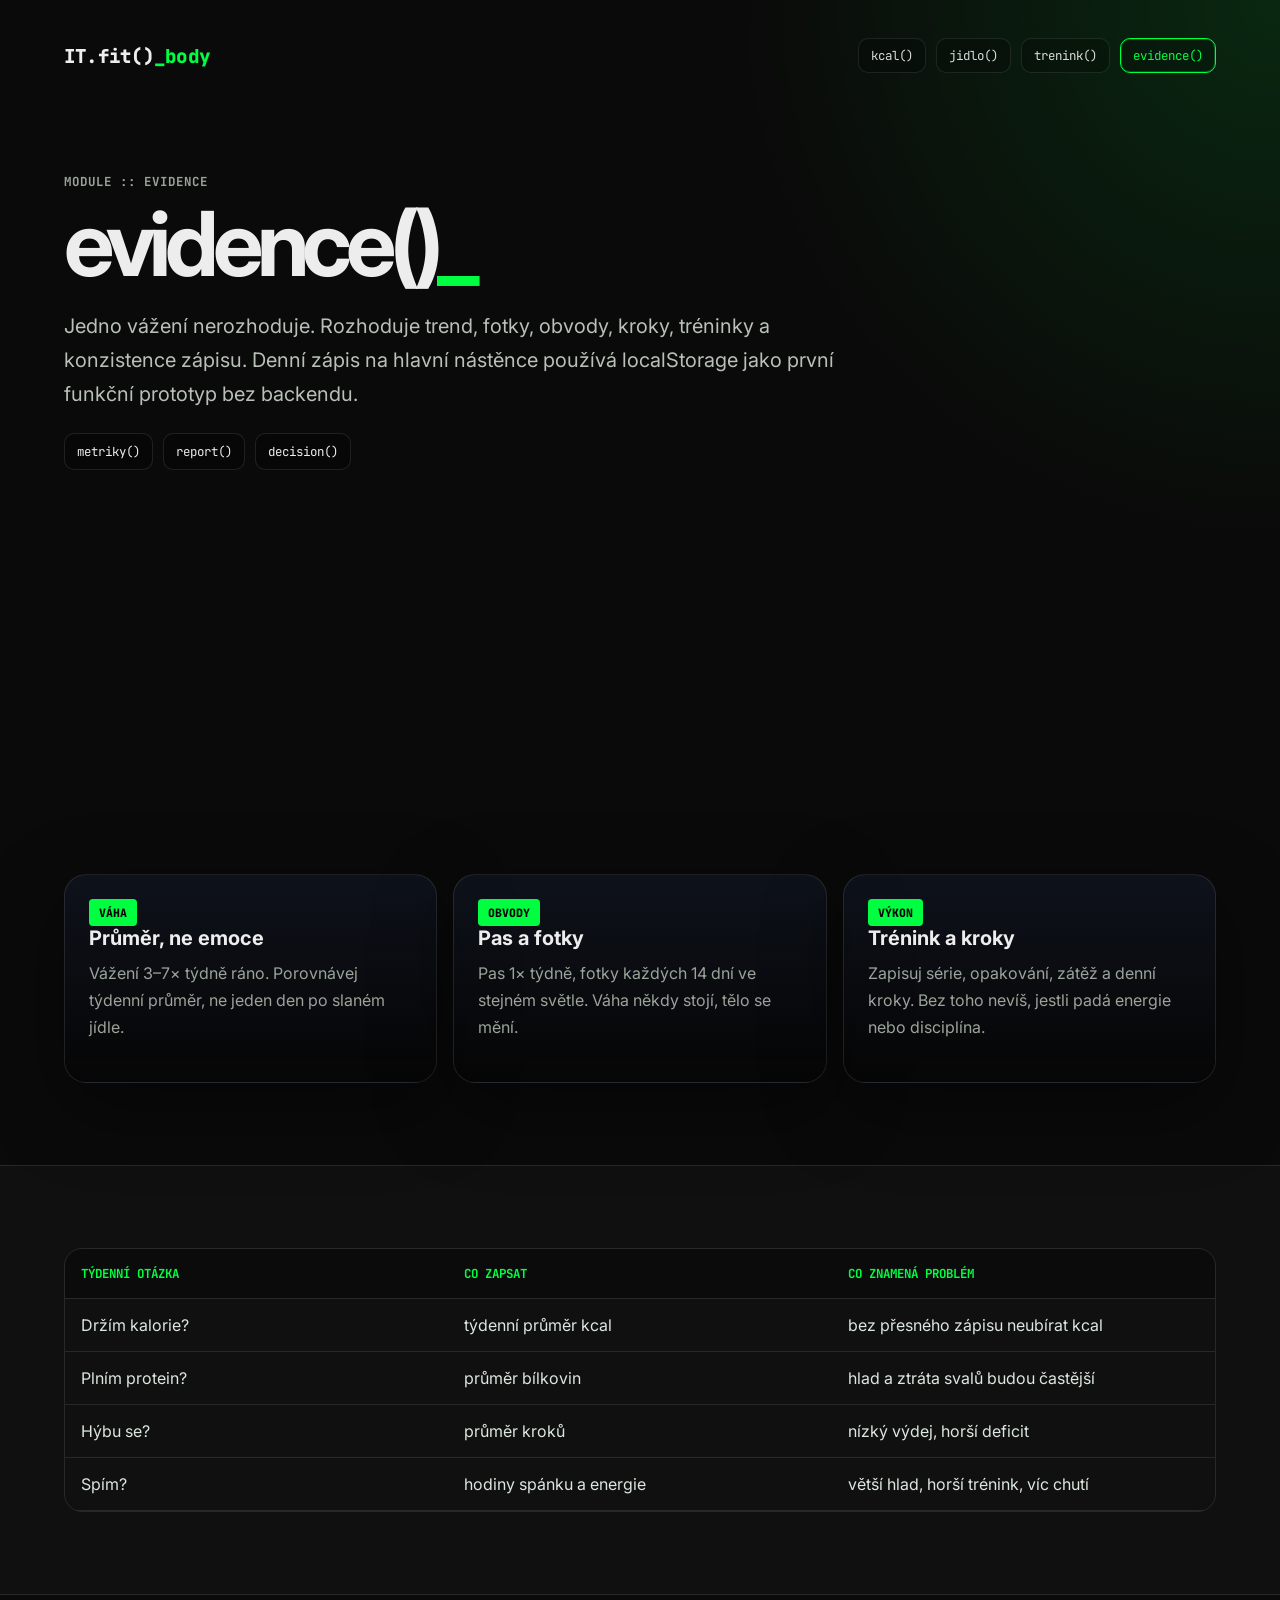
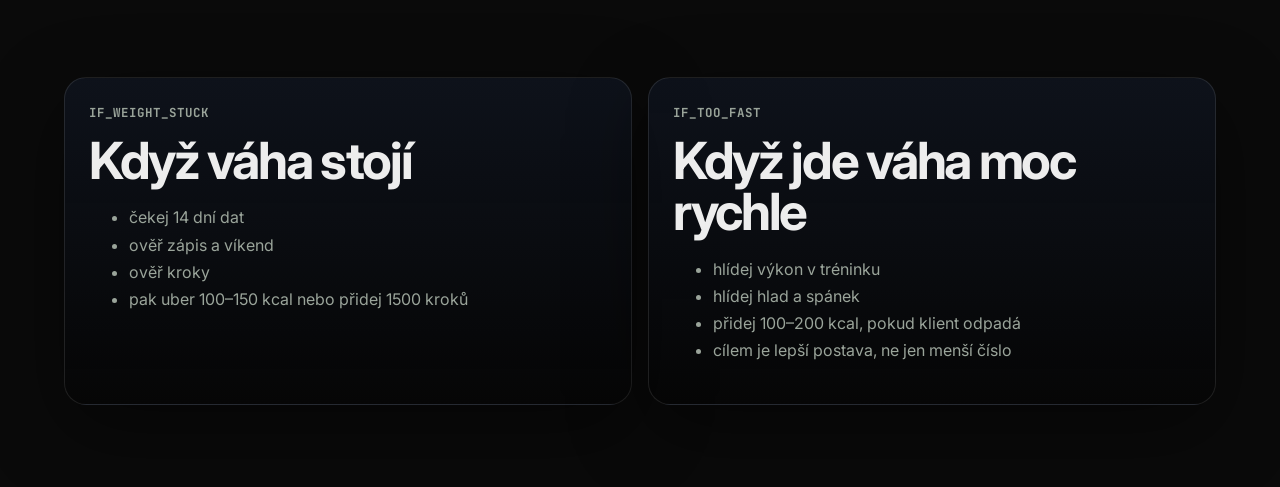
<file: lekce/evidence.html>
<!doctype html>
<html lang="cs">
  <head><meta charset="UTF-8" /><meta name="viewport" content="width=device-width, initial-scale=1.0" /><title>evidence() | IT.fit()_body</title><link rel="preconnect" href="https://fonts.googleapis.com" /><link rel="preconnect" href="https://fonts.gstatic.com" crossorigin /><link href="https://fonts.googleapis.com/css2?family=JetBrains+Mono:wght@400;700&family=Inter:wght@300;400;600;700;900&display=swap" rel="stylesheet" /><link rel="stylesheet" href="../styles.css" /></head>
  <body><header class="lesson-hero"><nav class="nav"><a class="brand" href="../index.html">IT.fit()<span>_body</span></a><div class="lesson-nav"><a href="nastaveni.html">kcal()</a><a href="jidlo.html">jidlo()</a><a href="trenink.html">trenink()</a><a class="is-active" href="evidence.html">evidence()</a></div></nav><div class="lesson-hero__content"><p class="eyebrow">MODULE :: EVIDENCE</p><h1>evidence()<span class="caret blink">_</span></h1><p class="lead">Jedno vážení nerozhoduje. Rozhoduje trend, fotky, obvody, kroky, tréninky a konzistence zápisu. Denní zápis na hlavní nástěnce používá localStorage jako první funkční prototyp bez backendu.</p><div class="quick-links"><a href="#metriky">metriky()</a><a href="#report">report()</a><a href="#rozhodnuti">decision()</a></div></div></header><main><section class="lesson-section" id="metriky"><div class="lesson-shell"><div class="boxed-grid"><article class="box"><span class="tag">VÁHA</span><h3>Průměr, ne emoce</h3><p>Vážení 3–7× týdně ráno. Porovnávej týdenní průměr, ne jeden den po slaném jídle.</p></article><article class="box"><span class="tag">OBVODY</span><h3>Pas a fotky</h3><p>Pas 1× týdně, fotky každých 14 dní ve stejném světle. Váha někdy stojí, tělo se mění.</p></article><article class="box"><span class="tag">VÝKON</span><h3>Trénink a kroky</h3><p>Zapisuj série, opakování, zátěž a denní kroky. Bez toho nevíš, jestli padá energie nebo disciplína.</p></article></div></div></section><section class="lesson-section lesson-section--panel" id="report"><div class="lesson-shell"><table class="protocol-table"><thead><tr><th>Týdenní otázka</th><th>Co zapsat</th><th>Co znamená problém</th></tr></thead><tbody><tr><td>Držím kalorie?</td><td>týdenní průměr kcal</td><td>bez přesného zápisu neubírat kcal</td></tr><tr><td>Plním protein?</td><td>průměr bílkovin</td><td>hlad a ztráta svalů budou častější</td></tr><tr><td>Hýbu se?</td><td>průměr kroků</td><td>nízký výdej, horší deficit</td></tr><tr><td>Spím?</td><td>hodiny spánku a energie</td><td>větší hlad, horší trénink, víc chutí</td></tr></tbody></table></div></section><section class="lesson-section" id="rozhodnuti"><div class="lesson-shell boxed-grid boxed-grid--two"><article class="box"><p class="eyebrow">IF_WEIGHT_STUCK</p><h2>Když váha stojí</h2><ul><li>čekej 14 dní dat</li><li>ověř zápis a víkend</li><li>ověř kroky</li><li>pak uber 100–150 kcal nebo přidej 1500 kroků</li></ul></article><article class="box"><p class="eyebrow">IF_TOO_FAST</p><h2>Když jde váha moc rychle</h2><ul><li>hlídej výkon v tréninku</li><li>hlídej hlad a spánek</li><li>přidej 100–200 kcal, pokud klient odpadá</li><li>cílem je lepší postava, ne jen menší číslo</li></ul></article></div></section></main><button id="toTop" aria-label="Zpět nahoru">↑</button><script src="../app.js"></script></body>
</html>
</file>
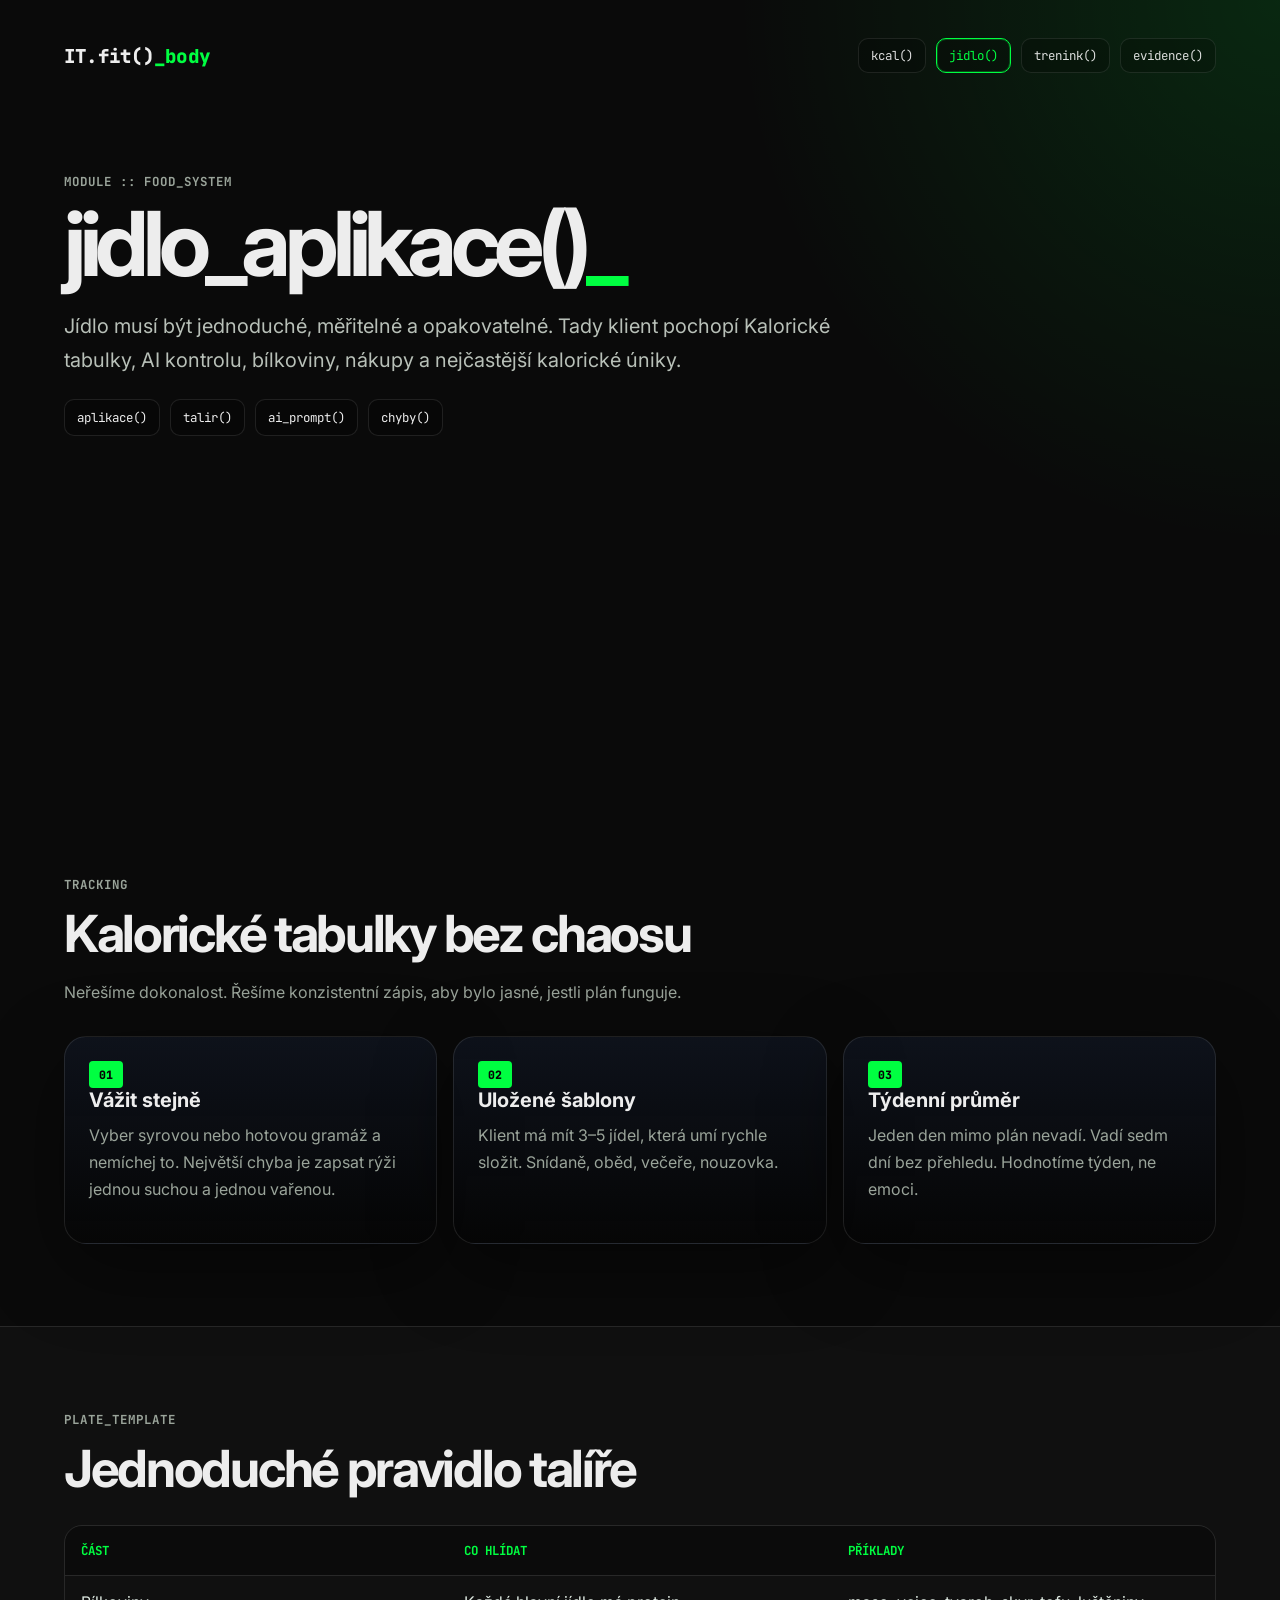
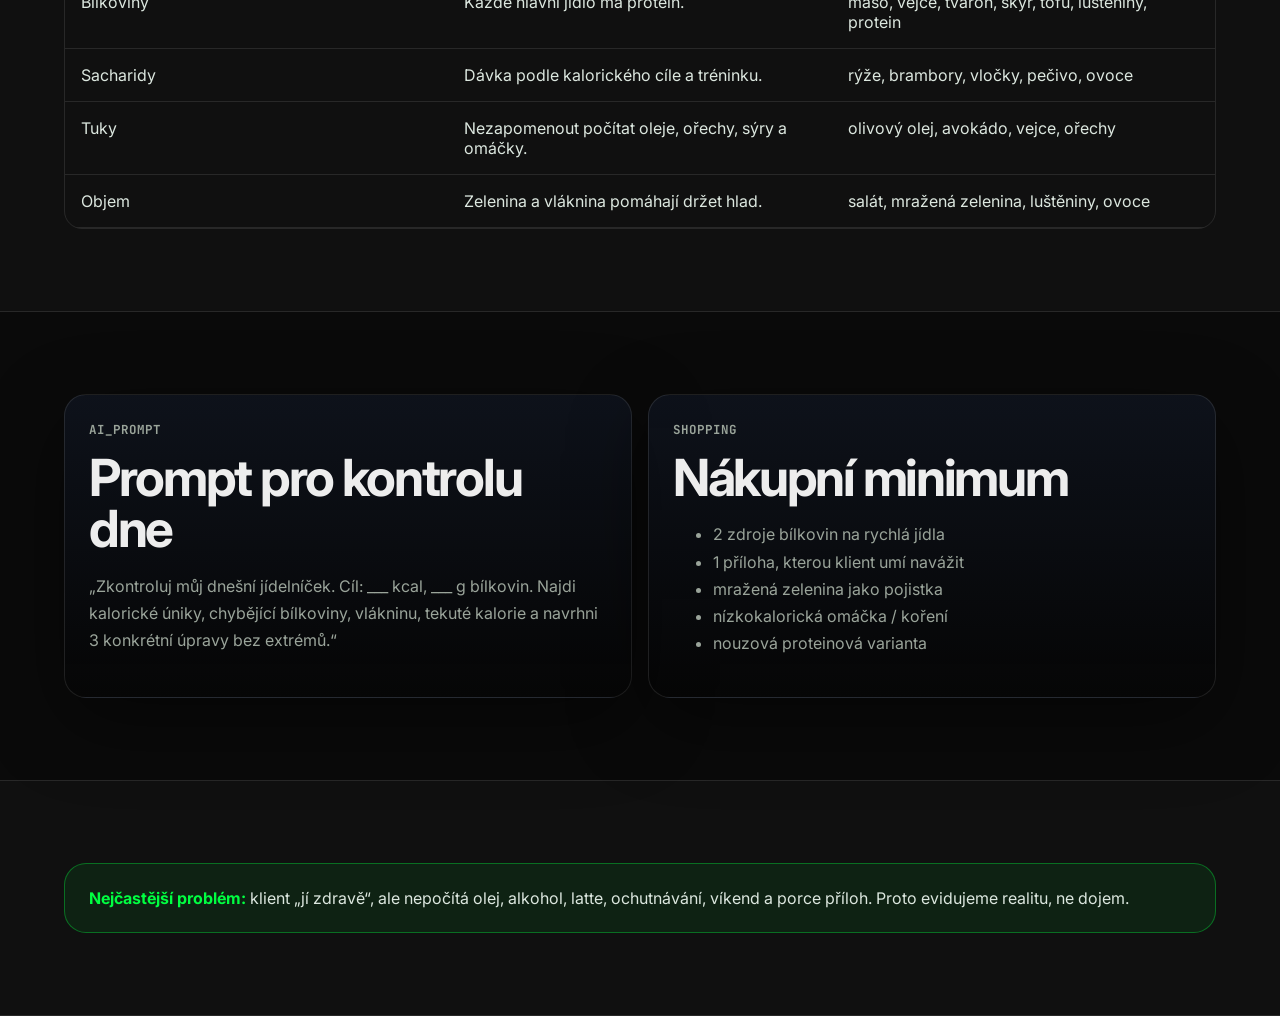
<file: lekce/jidlo.html>
<!doctype html>
<html lang="cs">
  <head>
    <meta charset="UTF-8" />
    <meta name="viewport" content="width=device-width, initial-scale=1.0" />
    <title>jidlo() | IT.fit()_body</title>
    <link rel="preconnect" href="https://fonts.googleapis.com" />
    <link rel="preconnect" href="https://fonts.gstatic.com" crossorigin />
    <link href="https://fonts.googleapis.com/css2?family=JetBrains+Mono:wght@400;700&family=Inter:wght@300;400;600;700;900&display=swap" rel="stylesheet" />
    <link rel="stylesheet" href="../styles.css" />
  </head>
  <body>
    <header class="lesson-hero">
      <nav class="nav"><a class="brand" href="../index.html">IT.fit()<span>_body</span></a><div class="lesson-nav"><a href="nastaveni.html">kcal()</a><a class="is-active" href="jidlo.html">jidlo()</a><a href="trenink.html">trenink()</a><a href="evidence.html">evidence()</a></div></nav>
      <div class="lesson-hero__content"><p class="eyebrow">MODULE :: FOOD_SYSTEM</p><h1>jidlo_aplikace()<span class="caret blink">_</span></h1><p class="lead">Jídlo musí být jednoduché, měřitelné a opakovatelné. Tady klient pochopí Kalorické tabulky, AI kontrolu, bílkoviny, nákupy a nejčastější kalorické úniky.</p><div class="quick-links"><a href="#aplikace">aplikace()</a><a href="#talir">talir()</a><a href="#ai">ai_prompt()</a><a href="#chyby">chyby()</a></div></div>
    </header>
    <main>
      <section class="lesson-section" id="aplikace"><div class="lesson-shell"><div class="section__intro"><p class="eyebrow">TRACKING</p><h2>Kalorické tabulky bez chaosu</h2><p>Neřešíme dokonalost. Řešíme konzistentní zápis, aby bylo jasné, jestli plán funguje.</p></div><div class="boxed-grid"><article class="box"><span class="tag">01</span><h3>Vážit stejně</h3><p>Vyber syrovou nebo hotovou gramáž a nemíchej to. Největší chyba je zapsat rýži jednou suchou a jednou vařenou.</p></article><article class="box"><span class="tag">02</span><h3>Uložené šablony</h3><p>Klient má mít 3–5 jídel, která umí rychle složit. Snídaně, oběd, večeře, nouzovka.</p></article><article class="box"><span class="tag">03</span><h3>Týdenní průměr</h3><p>Jeden den mimo plán nevadí. Vadí sedm dní bez přehledu. Hodnotíme týden, ne emoci.</p></article></div></div></section>
      <section class="lesson-section lesson-section--panel" id="talir"><div class="lesson-shell"><div class="section__intro"><p class="eyebrow">PLATE_TEMPLATE</p><h2>Jednoduché pravidlo talíře</h2></div><table class="protocol-table"><thead><tr><th>Část</th><th>Co hlídat</th><th>Příklady</th></tr></thead><tbody><tr><td>Bílkoviny</td><td>Každé hlavní jídlo má protein.</td><td>maso, vejce, tvaroh, skyr, tofu, luštěniny, protein</td></tr><tr><td>Sacharidy</td><td>Dávka podle kalorického cíle a tréninku.</td><td>rýže, brambory, vločky, pečivo, ovoce</td></tr><tr><td>Tuky</td><td>Nezapomenout počítat oleje, ořechy, sýry a omáčky.</td><td>olivový olej, avokádo, vejce, ořechy</td></tr><tr><td>Objem</td><td>Zelenina a vláknina pomáhají držet hlad.</td><td>salát, mražená zelenina, luštěniny, ovoce</td></tr></tbody></table></div></section>
      <section class="lesson-section" id="ai"><div class="lesson-shell boxed-grid boxed-grid--two"><article class="box"><p class="eyebrow">AI_PROMPT</p><h2>Prompt pro kontrolu dne</h2><p>„Zkontroluj můj dnešní jídelníček. Cíl: ___ kcal, ___ g bílkovin. Najdi kalorické úniky, chybějící bílkoviny, vlákninu, tekuté kalorie a navrhni 3 konkrétní úpravy bez extrémů.“</p></article><article class="box"><p class="eyebrow">SHOPPING</p><h2>Nákupní minimum</h2><ul><li>2 zdroje bílkovin na rychlá jídla</li><li>1 příloha, kterou klient umí navážit</li><li>mražená zelenina jako pojistka</li><li>nízkokalorická omáčka / koření</li><li>nouzová proteinová varianta</li></ul></article></div></section>
      <section class="lesson-section lesson-section--panel" id="chyby"><div class="lesson-shell"><div class="lesson-callout"><strong>Nejčastější problém:</strong> klient „jí zdravě“, ale nepočítá olej, alkohol, latte, ochutnávání, víkend a porce příloh. Proto evidujeme realitu, ne dojem.</div></div></section>
    </main><button id="toTop" aria-label="Zpět nahoru">↑</button><script src="../app.js"></script>
  </body>
</html>
</file>
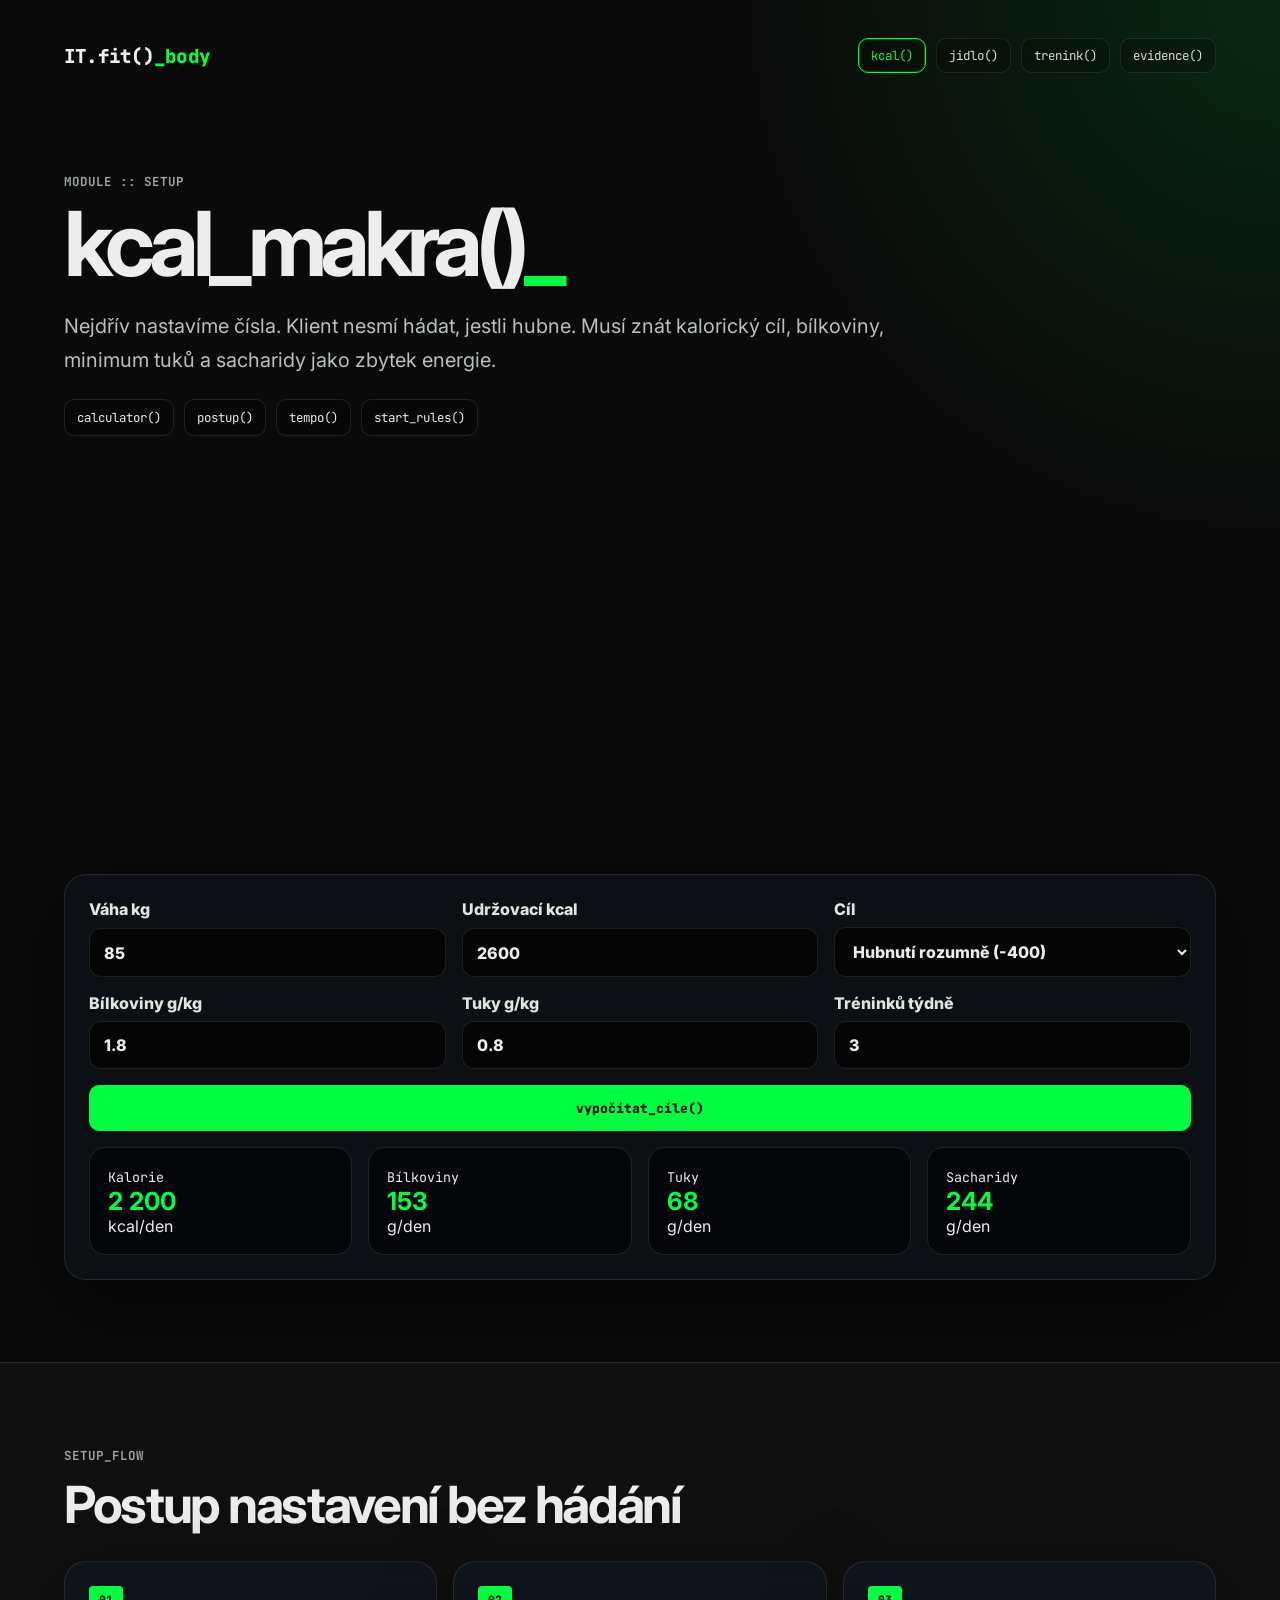
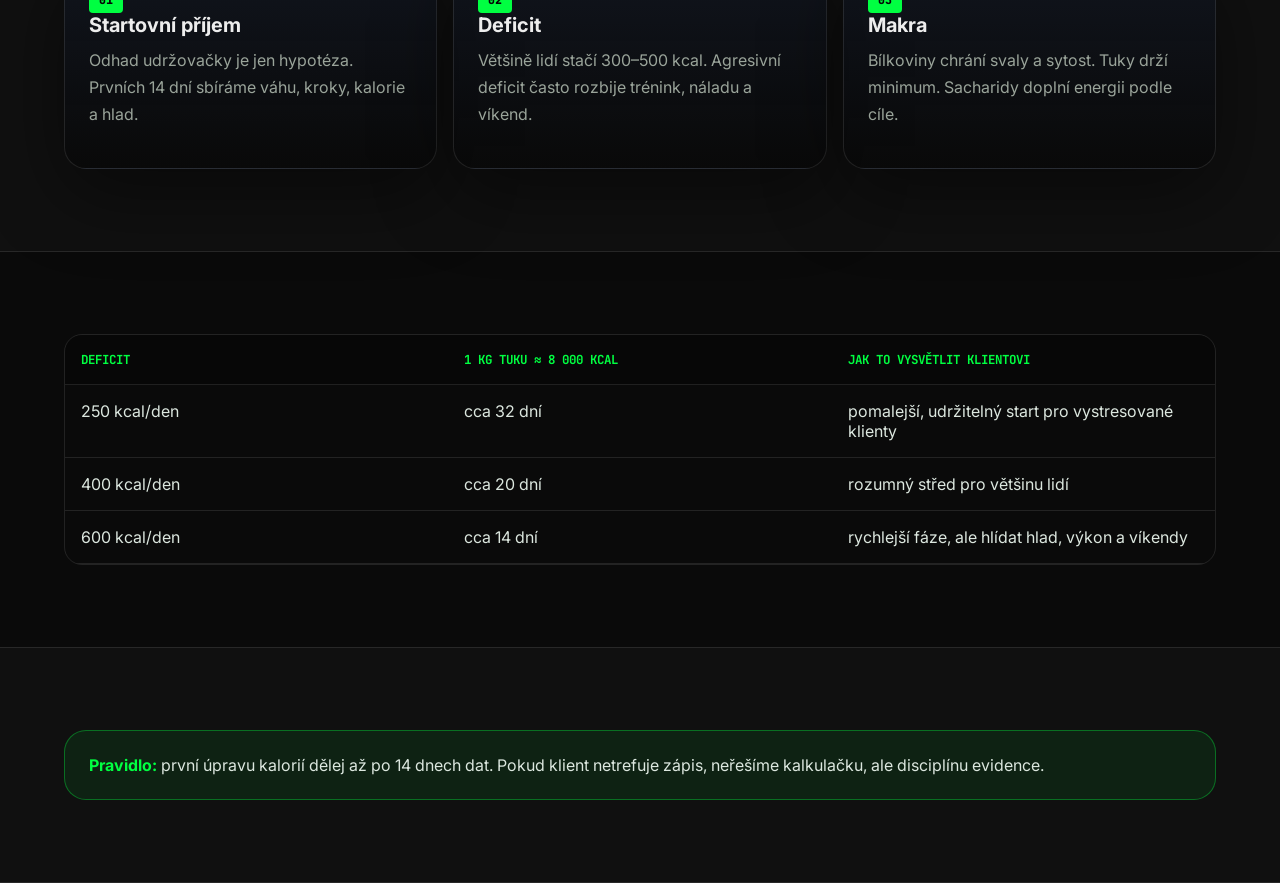
<file: lekce/nastaveni.html>
<!doctype html>
<html lang="cs">
  <head><meta charset="UTF-8" /><meta name="viewport" content="width=device-width, initial-scale=1.0" /><title>kcal_makra() | IT.fit()_body</title><link rel="preconnect" href="https://fonts.googleapis.com" /><link rel="preconnect" href="https://fonts.gstatic.com" crossorigin /><link href="https://fonts.googleapis.com/css2?family=JetBrains+Mono:wght@400;700&family=Inter:wght@300;400;600;700;900&display=swap" rel="stylesheet" /><link rel="stylesheet" href="../styles.css" /></head>
  <body><header class="lesson-hero"><nav class="nav"><a class="brand" href="../index.html">IT.fit()<span>_body</span></a><div class="lesson-nav"><a class="is-active" href="nastaveni.html">kcal()</a><a href="jidlo.html">jidlo()</a><a href="trenink.html">trenink()</a><a href="evidence.html">evidence()</a></div></nav><div class="lesson-hero__content"><p class="eyebrow">MODULE :: SETUP</p><h1>kcal_makra()<span class="caret blink">_</span></h1><p class="lead">Nejdřív nastavíme čísla. Klient nesmí hádat, jestli hubne. Musí znát kalorický cíl, bílkoviny, minimum tuků a sacharidy jako zbytek energie.</p><div class="quick-links"><a href="#kalkulacka">calculator()</a><a href="#postup">postup()</a><a href="#tempo">tempo()</a><a href="#start">start_rules()</a></div></div></header>
    <main><section class="lesson-section" id="kalkulacka"><div class="lesson-shell"><form class="macro-form" id="macro-form"><label>Váha kg<input id="weight" type="number" value="85" min="40" max="220" /></label><label>Udržovací kcal<input id="macro-maintenance" type="number" value="2600" min="1200" max="6000" /></label><label>Cíl<select id="goal"><option value="400">Hubnutí rozumně (-400)</option><option value="250">Pomalejší start (-250)</option><option value="600">Rychlejší fáze (-600)</option></select></label><label>Bílkoviny g/kg<input id="protein-rate" type="number" value="1.8" min="1.2" max="2.4" step="0.1" /></label><label>Tuky g/kg<input id="fat-rate" type="number" value="0.8" min="0.5" max="1.2" step="0.1" /></label><label>Tréninků týdně<input id="training-days" type="number" value="3" min="0" max="7" /></label><button class="button button--primary" type="submit">vypočítat_cíle()</button><output class="macro-result" id="macro-result"><div><small>Kalorie</small><strong>2 200</strong><span>kcal/den</span></div><div><small>Bílkoviny</small><strong>153</strong><span>g/den</span></div><div><small>Tuky</small><strong>68</strong><span>g/den</span></div><div><small>Sacharidy</small><strong>244</strong><span>g/den</span></div></output></form></div></section>
      <section class="lesson-section lesson-section--panel" id="postup"><div class="lesson-shell"><div class="section__intro"><p class="eyebrow">SETUP_FLOW</p><h2>Postup nastavení bez hádání</h2></div><div class="boxed-grid"><article class="box"><span class="tag">01</span><h3>Startovní příjem</h3><p>Odhad udržovačky je jen hypotéza. Prvních 14 dní sbíráme váhu, kroky, kalorie a hlad.</p></article><article class="box"><span class="tag">02</span><h3>Deficit</h3><p>Většině lidí stačí 300–500 kcal. Agresivní deficit často rozbije trénink, náladu a víkend.</p></article><article class="box"><span class="tag">03</span><h3>Makra</h3><p>Bílkoviny chrání svaly a sytost. Tuky drží minimum. Sacharidy doplní energii podle cíle.</p></article></div></div></section>
      <section class="lesson-section" id="tempo"><div class="lesson-shell"><table class="protocol-table"><thead><tr><th>Deficit</th><th>1 kg tuku ≈ 8 000 kcal</th><th>Jak to vysvětlit klientovi</th></tr></thead><tbody><tr><td>250 kcal/den</td><td>cca 32 dní</td><td>pomalejší, udržitelný start pro vystresované klienty</td></tr><tr><td>400 kcal/den</td><td>cca 20 dní</td><td>rozumný střed pro většinu lidí</td></tr><tr><td>600 kcal/den</td><td>cca 14 dní</td><td>rychlejší fáze, ale hlídat hlad, výkon a víkendy</td></tr></tbody></table></div></section>
      <section class="lesson-section lesson-section--panel" id="start"><div class="lesson-shell"><div class="lesson-callout"><strong>Pravidlo:</strong> první úpravu kalorií dělej až po 14 dnech dat. Pokud klient netrefuje zápis, neřešíme kalkulačku, ale disciplínu evidence.</div></div></section></main><button id="toTop" aria-label="Zpět nahoru">↑</button><script src="../app.js"></script></body>
</html>
</file>
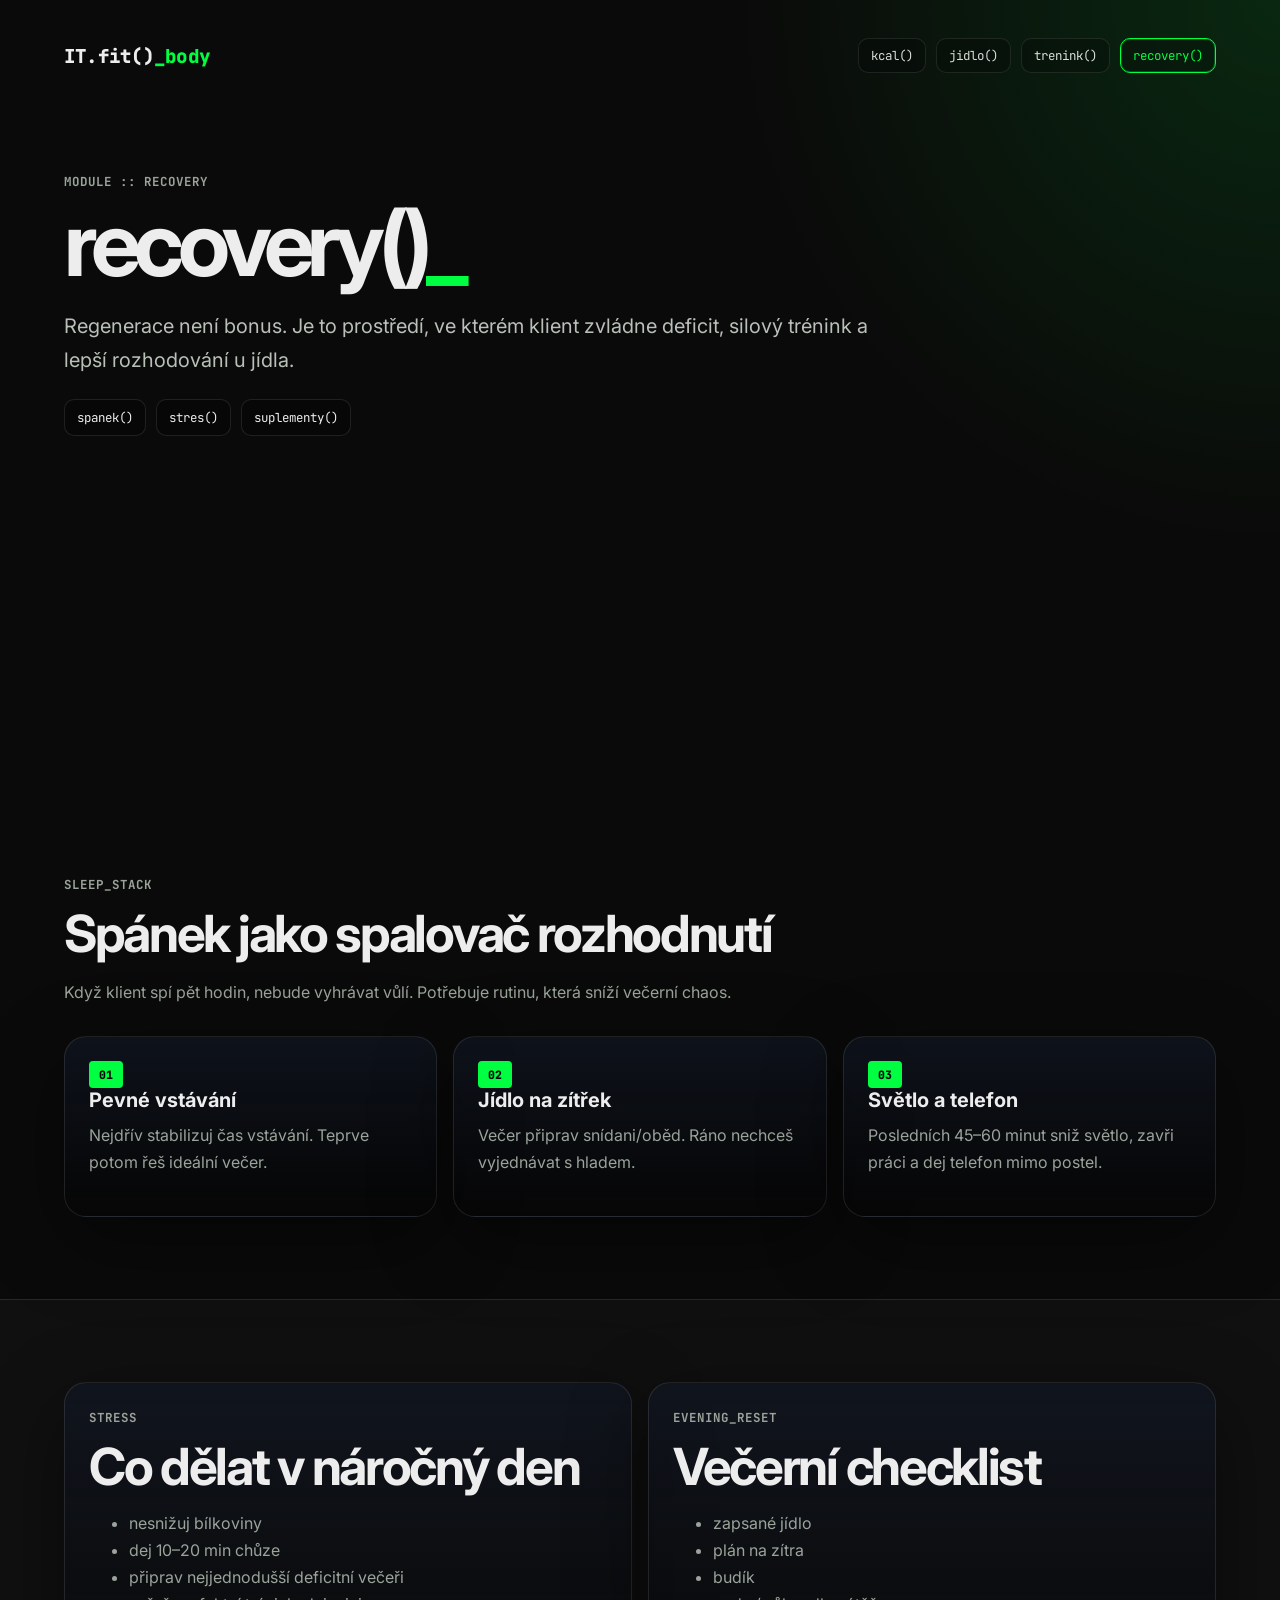
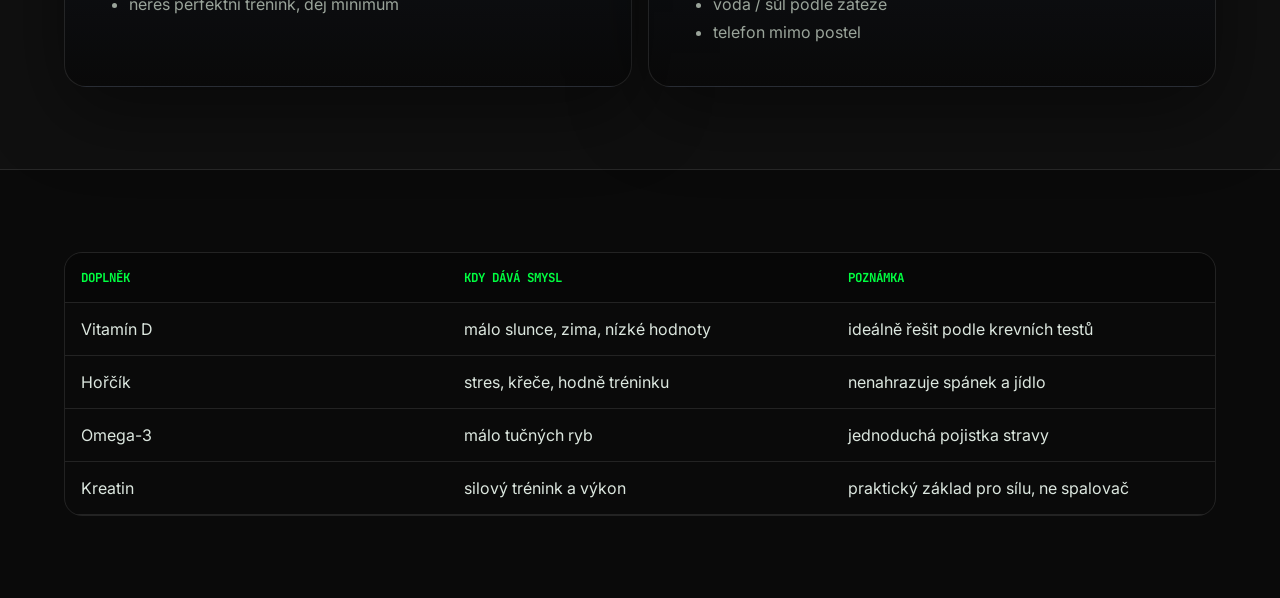
<file: lekce/regenerace.html>
<!doctype html>
<html lang="cs">
  <head><meta charset="UTF-8" /><meta name="viewport" content="width=device-width, initial-scale=1.0" /><title>recovery() | IT.fit()_body</title><link rel="preconnect" href="https://fonts.googleapis.com" /><link rel="preconnect" href="https://fonts.gstatic.com" crossorigin /><link href="https://fonts.googleapis.com/css2?family=JetBrains+Mono:wght@400;700&family=Inter:wght@300;400;600;700;900&display=swap" rel="stylesheet" /><link rel="stylesheet" href="../styles.css" /></head>
  <body><header class="lesson-hero"><nav class="nav"><a class="brand" href="../index.html">IT.fit()<span>_body</span></a><div class="lesson-nav"><a href="nastaveni.html">kcal()</a><a href="jidlo.html">jidlo()</a><a href="trenink.html">trenink()</a><a class="is-active" href="regenerace.html">recovery()</a></div></nav><div class="lesson-hero__content"><p class="eyebrow">MODULE :: RECOVERY</p><h1>recovery()<span class="caret blink">_</span></h1><p class="lead">Regenerace není bonus. Je to prostředí, ve kterém klient zvládne deficit, silový trénink a lepší rozhodování u jídla.</p><div class="quick-links"><a href="#spanek">spanek()</a><a href="#stres">stres()</a><a href="#suplementy">suplementy()</a></div></div></header><main><section class="lesson-section" id="spanek"><div class="lesson-shell"><div class="section__intro"><p class="eyebrow">SLEEP_STACK</p><h2>Spánek jako spalovač rozhodnutí</h2><p>Když klient spí pět hodin, nebude vyhrávat vůlí. Potřebuje rutinu, která sníží večerní chaos.</p></div><div class="boxed-grid"><article class="box"><span class="tag">01</span><h3>Pevné vstávání</h3><p>Nejdřív stabilizuj čas vstávání. Teprve potom řeš ideální večer.</p></article><article class="box"><span class="tag">02</span><h3>Jídlo na zítřek</h3><p>Večer připrav snídani/oběd. Ráno nechceš vyjednávat s hladem.</p></article><article class="box"><span class="tag">03</span><h3>Světlo a telefon</h3><p>Posledních 45–60 minut sniž světlo, zavři práci a dej telefon mimo postel.</p></article></div></div></section><section class="lesson-section lesson-section--panel" id="stres"><div class="lesson-shell boxed-grid boxed-grid--two"><article class="box"><p class="eyebrow">STRESS</p><h2>Co dělat v náročný den</h2><ul><li>nesnižuj bílkoviny</li><li>dej 10–20 min chůze</li><li>připrav nejjednodušší deficitní večeři</li><li>neřeš perfektní trénink, dej minimum</li></ul></article><article class="box"><p class="eyebrow">EVENING_RESET</p><h2>Večerní checklist</h2><ul><li>zapsané jídlo</li><li>plán na zítra</li><li>budík</li><li>voda / sůl podle zátěže</li><li>telefon mimo postel</li></ul></article></div></section><section class="lesson-section" id="suplementy"><div class="lesson-shell"><table class="protocol-table"><thead><tr><th>Doplněk</th><th>Kdy dává smysl</th><th>Poznámka</th></tr></thead><tbody><tr><td>Vitamín D</td><td>málo slunce, zima, nízké hodnoty</td><td>ideálně řešit podle krevních testů</td></tr><tr><td>Hořčík</td><td>stres, křeče, hodně tréninku</td><td>nenahrazuje spánek a jídlo</td></tr><tr><td>Omega-3</td><td>málo tučných ryb</td><td>jednoduchá pojistka stravy</td></tr><tr><td>Kreatin</td><td>silový trénink a výkon</td><td>praktický základ pro sílu, ne spalovač</td></tr></tbody></table></div></section></main><button id="toTop" aria-label="Zpět nahoru">↑</button><script src="../app.js"></script></body>
</html>
</file>
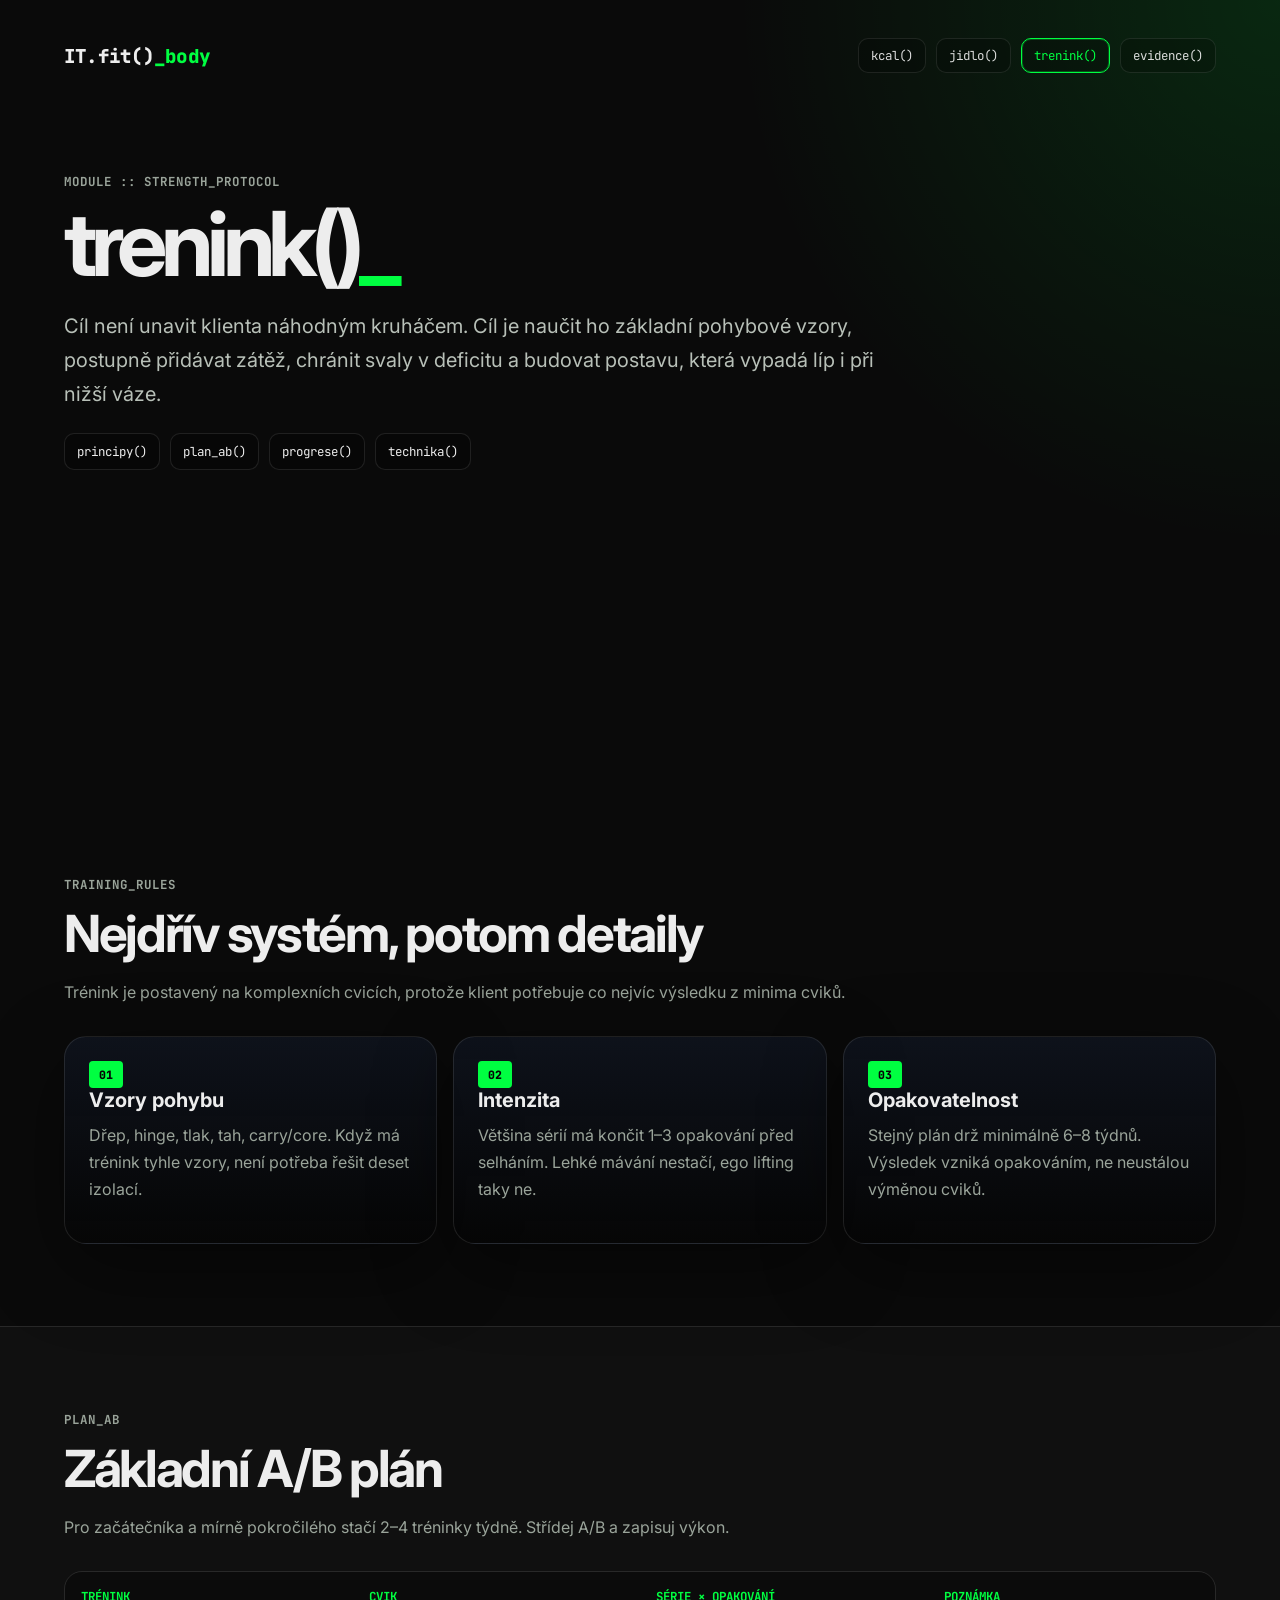
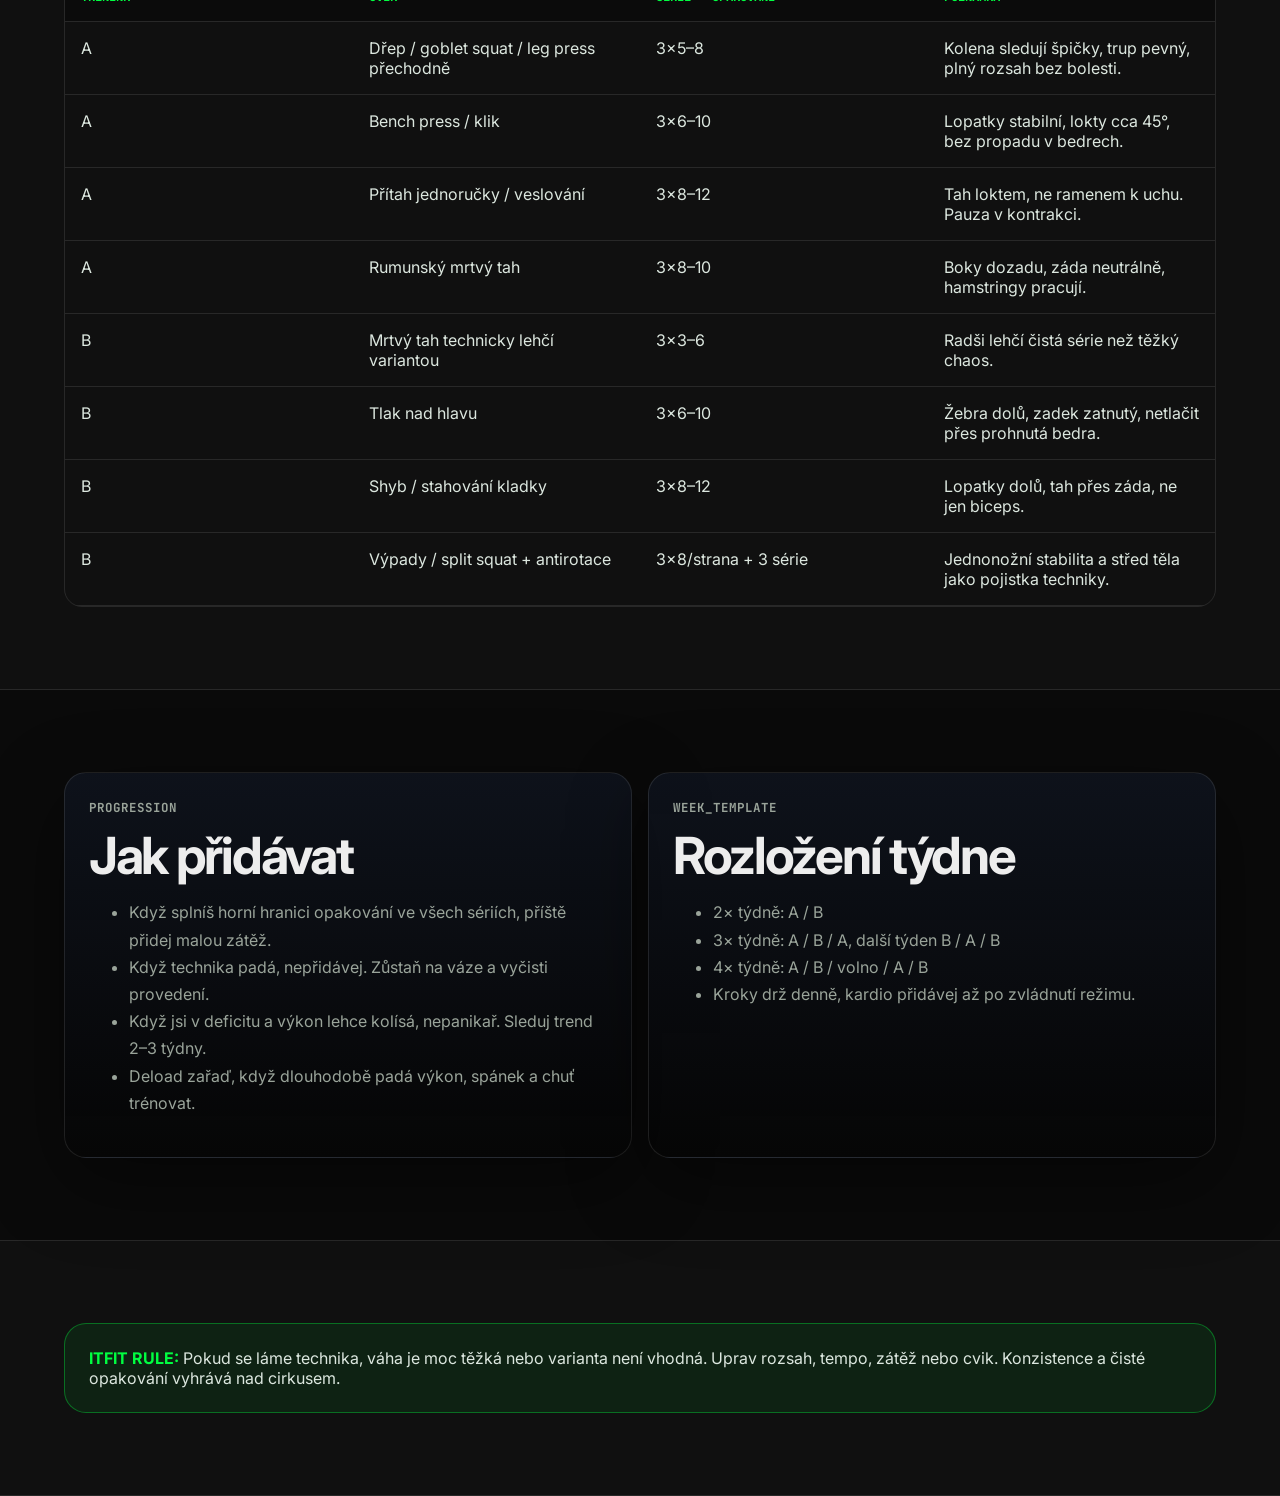
<file: lekce/trenink.html>
<!doctype html>
<html lang="cs">
  <head>
    <meta charset="UTF-8" />
    <meta name="viewport" content="width=device-width, initial-scale=1.0" />
    <title>trenink() | IT.fit()_body</title>
    <link rel="preconnect" href="https://fonts.googleapis.com" />
    <link rel="preconnect" href="https://fonts.gstatic.com" crossorigin />
    <link href="https://fonts.googleapis.com/css2?family=JetBrains+Mono:wght@400;700&family=Inter:wght@300;400;600;700;900&display=swap" rel="stylesheet" />
    <link rel="stylesheet" href="../styles.css" />
  </head>
  <body>
    <header class="lesson-hero">
      <nav class="nav">
        <a class="brand" href="../index.html">IT.fit()<span>_body</span></a>
        <div class="lesson-nav">
          <a href="nastaveni.html">kcal()</a>
          <a href="jidlo.html">jidlo()</a>
          <a class="is-active" href="trenink.html">trenink()</a>
          <a href="evidence.html">evidence()</a>
        </div>
      </nav>
      <div class="lesson-hero__content">
        <p class="eyebrow">MODULE :: STRENGTH_PROTOCOL</p>
        <h1>trenink()<span class="caret blink">_</span></h1>
        <p class="lead">
          Cíl není unavit klienta náhodným kruháčem. Cíl je naučit ho základní pohybové vzory, postupně přidávat zátěž,
          chránit svaly v deficitu a budovat postavu, která vypadá líp i při nižší váze.
        </p>
        <div class="quick-links">
          <a href="#principy">principy()</a>
          <a href="#plan-ab">plan_ab()</a>
          <a href="#progrese">progrese()</a>
          <a href="#technika">technika()</a>
        </div>
      </div>
    </header>

    <main>
      <section class="lesson-section" id="principy">
        <div class="lesson-shell">
          <div class="section__intro">
            <p class="eyebrow">TRAINING_RULES</p>
            <h2>Nejdřív systém, potom detaily</h2>
            <p>Trénink je postavený na komplexních cvicích, protože klient potřebuje co nejvíc výsledku z minima cviků.</p>
          </div>
          <div class="boxed-grid">
            <article class="box"><span class="tag">01</span><h3>Vzory pohybu</h3><p>Dřep, hinge, tlak, tah, carry/core. Když má trénink tyhle vzory, není potřeba řešit deset izolací.</p></article>
            <article class="box"><span class="tag">02</span><h3>Intenzita</h3><p>Většina sérií má končit 1–3 opakování před selháním. Lehké mávání nestačí, ego lifting taky ne.</p></article>
            <article class="box"><span class="tag">03</span><h3>Opakovatelnost</h3><p>Stejný plán drž minimálně 6–8 týdnů. Výsledek vzniká opakováním, ne neustálou výměnou cviků.</p></article>
          </div>
        </div>
      </section>

      <section class="lesson-section lesson-section--panel" id="plan-ab">
        <div class="lesson-shell">
          <div class="section__intro">
            <p class="eyebrow">PLAN_AB</p>
            <h2>Základní A/B plán</h2>
            <p>Pro začátečníka a mírně pokročilého stačí 2–4 tréninky týdně. Střídej A/B a zapisuj výkon.</p>
          </div>
          <table class="protocol-table" aria-label="A/B tréninkový plán">
            <thead><tr><th>Trénink</th><th>Cvik</th><th>Série × opakování</th><th>Poznámka</th></tr></thead>
            <tbody>
              <tr><td>A</td><td>Dřep / goblet squat / leg press přechodně</td><td>3×5–8</td><td>Kolena sledují špičky, trup pevný, plný rozsah bez bolesti.</td></tr>
              <tr><td>A</td><td>Bench press / klik</td><td>3×6–10</td><td>Lopatky stabilní, lokty cca 45°, bez propadu v bedrech.</td></tr>
              <tr><td>A</td><td>Přítah jednoručky / veslování</td><td>3×8–12</td><td>Tah loktem, ne ramenem k uchu. Pauza v kontrakci.</td></tr>
              <tr><td>A</td><td>Rumunský mrtvý tah</td><td>3×8–10</td><td>Boky dozadu, záda neutrálně, hamstringy pracují.</td></tr>
              <tr><td>B</td><td>Mrtvý tah technicky lehčí variantou</td><td>3×3–6</td><td>Radši lehčí čistá série než těžký chaos.</td></tr>
              <tr><td>B</td><td>Tlak nad hlavu</td><td>3×6–10</td><td>Žebra dolů, zadek zatnutý, netlačit přes prohnutá bedra.</td></tr>
              <tr><td>B</td><td>Shyb / stahování kladky</td><td>3×8–12</td><td>Lopatky dolů, tah přes záda, ne jen biceps.</td></tr>
              <tr><td>B</td><td>Výpady / split squat + antirotace</td><td>3×8/strana + 3 série</td><td>Jednonožní stabilita a střed těla jako pojistka techniky.</td></tr>
            </tbody>
          </table>
        </div>
      </section>

      <section class="lesson-section" id="progrese">
        <div class="lesson-shell boxed-grid boxed-grid--two">
          <article class="box">
            <p class="eyebrow">PROGRESSION</p>
            <h2>Jak přidávat</h2>
            <ul>
              <li>Když splníš horní hranici opakování ve všech sériích, příště přidej malou zátěž.</li>
              <li>Když technika padá, nepřidávej. Zůstaň na váze a vyčisti provedení.</li>
              <li>Když jsi v deficitu a výkon lehce kolísá, nepanikař. Sleduj trend 2–3 týdny.</li>
              <li>Deload zařaď, když dlouhodobě padá výkon, spánek a chuť trénovat.</li>
            </ul>
          </article>
          <article class="box">
            <p class="eyebrow">WEEK_TEMPLATE</p>
            <h2>Rozložení týdne</h2>
            <ul>
              <li>2× týdně: A / B</li>
              <li>3× týdně: A / B / A, další týden B / A / B</li>
              <li>4× týdně: A / B / volno / A / B</li>
              <li>Kroky drž denně, kardio přidávej až po zvládnutí režimu.</li>
            </ul>
          </article>
        </div>
      </section>

      <section class="lesson-section lesson-section--panel" id="technika">
        <div class="lesson-shell">
          <div class="lesson-callout">
            <strong>ITFIT RULE:</strong> Pokud se láme technika, váha je moc těžká nebo varianta není vhodná. Uprav rozsah,
            tempo, zátěž nebo cvik. Konzistence a čisté opakování vyhrává nad cirkusem.
          </div>
        </div>
      </section>
    </main>
    <button id="toTop" aria-label="Zpět nahoru">↑</button>
    <script src="../app.js"></script>
  </body>
</html>
</file>
<file: styles.css>
:root {
  color-scheme: dark;
  --bg: #0a0a0a;
  --panel: rgba(17, 24, 39, 0.55);
  --panel-2: rgba(0, 0, 0, 0.42);
  --text: #ededed;
  --muted: #9aa49a;
  --line: rgba(255, 255, 255, 0.10);
  --line-strong: rgba(255, 255, 255, 0.18);
  --green: #00ff41;
  --green-soft: rgba(0, 255, 65, 0.16);
  --blue: #60a5fa;
  --red: #ff6b6b;
  --shadow: 0 24px 80px rgba(0, 0, 0, 0.45);
  font-family: Inter, ui-sans-serif, system-ui, -apple-system, BlinkMacSystemFont, "Segoe UI", sans-serif;
}

* { box-sizing: border-box; }
html { scroll-behavior: smooth; }
body { margin: 0; background: radial-gradient(circle at top right, rgba(0,255,65,.12), transparent 34rem), var(--bg); color: var(--text); }
a { color: inherit; text-decoration: none; }
button, input, select { font: inherit; }
.mono, .brand, .eyebrow, .nav__links, .lesson-nav, .tag, .button, .calc__result, .macro-result small, .vault-stat small { font-family: "JetBrains Mono", ui-monospace, SFMono-Regular, Menlo, monospace; }
.caret { display: inline-block; width: .6ch; color: var(--green); }
@keyframes blink { 0%,49%{opacity:1} 50%,100%{opacity:0} }
.blink { animation: blink 1s steps(1) infinite; }

.hero, .lesson-hero { min-height: 88vh; padding: 24px clamp(18px, 5vw, 72px) 72px; }
.nav { max-width: 1180px; margin: 0 auto; display: flex; align-items: center; justify-content: space-between; gap: 18px; padding: 14px 0; }
.brand { font-weight: 900; letter-spacing: -0.04em; font-size: 1.2rem; }
.brand span { color: var(--green); }
.nav__links, .lesson-nav { display: flex; flex-wrap: wrap; gap: 10px; color: var(--text); }
.nav__links a, .lesson-nav a { border: 1px solid var(--line); padding: 8px 12px; border-radius: 10px; background: rgba(0,0,0,.22); opacity: .92; font-size: .78rem; }
.nav__links a:hover, .lesson-nav a:hover, .nav__links .is-active, .lesson-nav .is-active { border-color: var(--green); box-shadow: 0 0 0 1px rgba(0,255,65,.25) inset; color: var(--green); opacity: 1; }
.nav__toggle { display: none; }
.hero__grid, .lesson-hero__content { max-width: 1180px; margin: 0 auto; }
.hero__grid { display: grid; grid-template-columns: minmax(0, 1.25fr) minmax(280px, .75fr); gap: 40px; align-items: center; padding-top: 88px; }
.lesson-hero__content { padding-top: 86px; }
.eyebrow { color: var(--muted); font-weight: 700; letter-spacing: .08em; text-transform: uppercase; font-size: .78rem; }
h1, h2, h3, p { margin-top: 0; }
h1 { font-size: clamp(2.8rem, 7vw, 6.4rem); line-height: .94; max-width: 980px; margin-bottom: 22px; letter-spacing: -0.07em; }
h2 { font-size: clamp(1.9rem, 4vw, 3.5rem); line-height: 1; margin-bottom: 18px; letter-spacing: -0.045em; }
h3 { font-size: 1.25rem; }
.lead { color: #b8c0b8; font-size: clamp(1.05rem, 2vw, 1.25rem); line-height: 1.7; max-width: 820px; }
.hero__actions { display: flex; gap: 12px; flex-wrap: wrap; margin-top: 28px; }
.button { border: 1px solid var(--line); border-radius: 10px; display: inline-flex; align-items: center; justify-content: center; min-height: 46px; padding: 0 16px; font-size: .82rem; font-weight: 900; cursor: pointer; background: rgba(0,0,0,.25); }
.button--primary { background: var(--green); color: #050505; border-color: var(--green); }
.button--ghost:hover, .button:hover { border-color: var(--green); color: var(--green); }
.button--primary:hover { color: #050505; }
.score-card, .card, .locked-card, .metric-card, .calc, .workout-grid article, .dashboard-card, .lesson-card, .habit-card, .vault-panel { background: linear-gradient(180deg, rgba(17,24,39,.62), rgba(0,0,0,.42)); border: 1px solid var(--line); border-radius: 22px; box-shadow: var(--shadow); }
.score-card { padding: 30px; }
.score-card__badge, .tag { color: #050505; background: var(--green); border-radius: 4px; padding: 6px 10px; font-size: .72rem; font-weight: 1000; display:inline-flex; }
.score-card ul { padding-left: 20px; line-height: 2; color: #d8ded8; }
.section, .lesson-section { padding: 82px clamp(18px, 5vw, 72px); max-width: 1320px; margin: 0 auto; }
.section__intro { max-width: 900px; margin-bottom: 30px; }
.section__intro p, .section > p, .split p, .calculator p, .cta p, .lesson-section p { color: var(--muted); line-height: 1.75; }
.section--dark, .lesson-section--panel { max-width: none; background: rgba(255,255,255,.025); border-block: 1px solid var(--line); }
.cards, .dashboard__grid, .lesson-grid, .habit-grid { display: grid; gap: 16px; }
.cards--three { grid-template-columns: repeat(3, minmax(0, 1fr)); }
.cards--four, .locked__grid, .macro-result { grid-template-columns: repeat(4, minmax(0, 1fr)); display:grid; gap:16px; }
.dashboard__grid { grid-template-columns: repeat(5, minmax(0, 1fr)); }
.card, .locked-card, .dashboard-card, .lesson-card, .habit-card, .vault-panel { padding: 24px; }
.card span, .dashboard-card span, .lesson-card span { color: var(--green); font-weight: 1000; }
.card p, .locked-card p, .dashboard-card small, .lesson-card small { color: var(--muted); line-height: 1.62; }
.timeline, .steps { display: grid; gap: 14px; max-width: 980px; }
.timeline a, .step { padding: 20px; background: var(--panel-2); border: 1px solid var(--line); border-radius: 18px; color: #dce7df; }
.timeline a:hover { border-color: var(--green); }
.calculator, .split { display: grid; grid-template-columns: minmax(0, .9fr) minmax(320px, 1.1fr); gap: 32px; align-items: start; }
.calc, .macro-form { padding: 24px; display: grid; gap: 16px; }
.calc label, .macro-form label, .habit-card label { display: grid; gap: 8px; color: #dce7df; font-weight: 800; }
.calc input, .macro-form input, .macro-form select, .habit-card input, .habit-card textarea { width: 100%; border: 1px solid var(--line); border-radius: 12px; background: #050505; color: var(--text); padding: 13px 14px; }
.calc__result { color: var(--green); font-weight: 900; line-height: 1.5; }
.macro-form { grid-template-columns: repeat(3, minmax(0, 1fr)); border: 1px solid var(--line); border-radius: 22px; background: rgba(17,24,39,.38); box-shadow: var(--shadow); }
.macro-form .button, .macro-result { grid-column: 1 / -1; }
.macro-result div, .vault-stat { padding: 18px; border-radius: 16px; background: rgba(0,0,0,.55); border: 1px solid var(--line); }
.macro-result strong, .vault-stat strong { display: block; color: var(--green); font-size: 1.55rem; }
.workout-grid { display: grid; grid-template-columns: repeat(2, minmax(0, 1fr)); gap: 18px; }
.workout-grid article { padding: 26px; }
.workout-grid li, .checklist li { margin-bottom: 12px; color: #dce7df; }
.metric-card { padding: 26px; display: grid; gap: 14px; }
.metric-card strong { color: var(--green); }
.metric-card span { font-size: 2rem; font-weight: 1000; }
.locked-card { position: relative; overflow: hidden; }
.locked-card::after { content: "LOCKED"; position: absolute; top: 18px; right: -34px; transform: rotate(35deg); background: var(--green); color: #050505; padding: 6px 42px; font-size: .7rem; font-weight: 1000; }
.cta { text-align: center; }
.footer { display: flex; justify-content: space-between; gap: 16px; padding: 32px clamp(18px, 5vw, 72px); color: var(--muted); border-top: 1px solid var(--line); }
.habit-grid { grid-template-columns: 1.1fr .9fr; }
.habit-checks { display:grid; gap:10px; }
.habit-checks label { display:flex; align-items:center; gap:10px; padding:12px; border:1px solid var(--line); border-radius:12px; background:rgba(0,0,0,.26); }
.habit-checks input { width:auto; accent-color: var(--green); }
#toTop { position: fixed; right: 18px; bottom: 18px; width: 44px; height: 44px; border-radius: 999px; border: 1px solid #1f2937; background: rgba(0,0,0,.65); color: #fff; cursor: pointer; font-size: 18px; opacity: 0; pointer-events: none; transition: .2s; z-index: 40; }
#toTop.show { opacity: 1; pointer-events: auto; }

@media (max-width: 900px) {
  .nav__toggle { display: inline-flex; border: 1px solid var(--line); background: rgba(0,0,0,.4); color: var(--text); border-radius: 10px; padding: 10px 14px; }
  .nav__links { display: none; position: absolute; top: 72px; right: 18px; left: 18px; flex-direction: column; background: rgba(10,10,10,.97); padding: 18px; border: 1px solid var(--line); border-radius: 18px; z-index: 20; }
  .nav__links.is-open { display: flex; }
  .hero__grid, .calculator, .split, .cards--three, .cards--four, .locked__grid, .workout-grid, .dashboard__grid, .lesson-grid, .macro-form, .macro-result, .habit-grid { grid-template-columns: 1fr; }
  .hero__grid { padding-top: 48px; }
}

.lesson-shell { max-width: 1180px; margin: 0 auto; }
.boxed-grid { display: grid; grid-template-columns: repeat(3, minmax(0, 1fr)); gap: 16px; }
.boxed-grid--two { grid-template-columns: repeat(2, minmax(0, 1fr)); }
.box { padding: 24px; border: 1px solid var(--line); border-radius: 22px; background: linear-gradient(180deg, rgba(17,24,39,.58), rgba(0,0,0,.38)); box-shadow: var(--shadow); }
.box h3 { margin-bottom: 10px; }
.box p, .box li { color: var(--muted); line-height: 1.7; }
.protocol-table { width: 100%; border-collapse: collapse; overflow: hidden; border: 1px solid var(--line); border-radius: 18px; display: block; }
.protocol-table tbody, .protocol-table thead { display: table; width: 100%; table-layout: fixed; }
.protocol-table th, .protocol-table td { padding: 16px; border-bottom: 1px solid var(--line); text-align: left; vertical-align: top; }
.protocol-table th { color: var(--green); font-family: "JetBrains Mono", ui-monospace, SFMono-Regular, Menlo, monospace; font-size: .78rem; text-transform: uppercase; background: rgba(0,0,0,.32); }
.protocol-table td { color: #dce7df; }
.lesson-callout { border: 1px solid rgba(0,255,65,.35); background: rgba(0,255,65,.08); border-radius: 22px; padding: 24px; color: #dce7df; }
.lesson-callout strong { color: var(--green); }
.quick-links { display: flex; flex-wrap: wrap; gap: 10px; margin-top: 22px; }
.quick-links a { border: 1px solid var(--line); border-radius: 10px; padding: 9px 12px; background: rgba(0,0,0,.25); font-family: "JetBrains Mono", ui-monospace, SFMono-Regular, Menlo, monospace; font-size: .78rem; }
.quick-links a:hover { border-color: var(--green); color: var(--green); }
@media (max-width: 900px) { .boxed-grid, .boxed-grid--two { grid-template-columns: 1fr; } .protocol-table { overflow-x: auto; } }
</file>
<file: veterina/styles.css>
/* =========================================================================
   VetCare — univerzální web pro veterinární ordinaci
   PŘIZPŮSOBENÍ PRO KONKRÉTNÍHO KLIENTA — stačí přebarvit tento blok:
   - barvy:  --color-primary / --color-accent (zbytek se dopočítá)
   - fonty:  --font-heading / --font-body (musí sedět i <link> v <head>)
   Zbytek souboru se obvykle měnit nemusí.
   ========================================================================= */
:root {
  color-scheme: light;
  --font-heading: "Manrope", ui-sans-serif, system-ui, sans-serif;
  --font-body: "Inter", ui-sans-serif, system-ui, -apple-system, "Segoe UI", sans-serif;

  --color-primary: #146356;
  --color-primary-dark: #0d4a40;
  --color-primary-light: #e4f2ee;
  --color-accent: #f2884b;
  --color-accent-dark: #d96f36;

  --color-bg: #fbf9f5;
  --color-surface: #ffffff;
  --color-text: #1c2723;
  --color-muted: #5f6d67;
  --color-line: rgba(20, 99, 86, 0.14);

  --shadow-sm: 0 2px 10px rgba(20, 40, 35, 0.06);
  --shadow-md: 0 14px 34px rgba(20, 40, 35, 0.1);
  --shadow-lg: 0 30px 70px rgba(20, 40, 35, 0.18);

  --radius-sm: 10px;
  --radius-md: 18px;
  --radius-lg: 28px;
  --container: 1240px;
}

/* ---------- Reset & base ---------- */
* { box-sizing: border-box; }
html { scroll-behavior: smooth; overflow-x: hidden; }
body {
  margin: 0;
  background: var(--color-bg);
  color: var(--color-text);
  font-family: var(--font-body);
  line-height: 1.5;
  -webkit-font-smoothing: antialiased;
}
img { max-width: 100%; display: block; }
a { color: inherit; text-decoration: none; }
button, input, select, textarea { font: inherit; color: inherit; }
ul { list-style: none; margin: 0; padding: 0; }
h1, h2, h3, h4, p { margin: 0 0 16px; font-family: var(--font-heading); letter-spacing: -0.01em; }
p { font-family: var(--font-body); color: var(--color-muted); line-height: 1.7; }
table { border-collapse: collapse; width: 100%; }

h1 { font-size: clamp(2.4rem, 5vw, 3.8rem); line-height: 1.08; font-weight: 800; letter-spacing: -0.02em; }
h2 { font-size: clamp(1.7rem, 3.4vw, 2.6rem); line-height: 1.15; font-weight: 800; }
h3 { font-size: 1.15rem; font-weight: 700; }

.sr-only { position: absolute; width: 1px; height: 1px; padding: 0; margin: -1px; overflow: hidden; clip: rect(0,0,0,0); border: 0; }
.skip-link { position: absolute; left: -999px; top: 0; background: var(--color-primary); color: #fff; padding: 12px 18px; border-radius: 0 0 10px 0; z-index: 999; }
.skip-link:focus { left: 0; }
:focus-visible { outline: 2px solid var(--color-accent); outline-offset: 3px; }

.text-accent { color: var(--color-accent); }
.eyebrow { color: var(--color-primary); font-weight: 700; letter-spacing: 0.08em; text-transform: uppercase; font-size: 0.78rem; margin-bottom: 10px; }

.icon { width: 22px; height: 22px; stroke: currentColor; stroke-width: 1.75; fill: none; stroke-linecap: round; stroke-linejoin: round; flex-shrink: 0; }
.icon--sm { width: 17px; height: 17px; }

.button {
  display: inline-flex; align-items: center; justify-content: center; gap: 8px;
  border-radius: 999px; border: 1px solid transparent; cursor: pointer;
  font-weight: 700; font-size: 0.92rem; padding: 0 22px; min-height: 48px;
  transition: transform 0.15s ease, box-shadow 0.15s ease, background-color 0.15s ease, color 0.15s ease, border-color 0.15s ease;
  white-space: nowrap;
}
.button:hover { transform: translateY(-1px); }
.button--lg { min-height: 54px; padding: 0 26px; font-size: 0.98rem; }
.button--primary { background: var(--color-primary); color: #fff; box-shadow: var(--shadow-sm); }
.button--primary:hover { background: var(--color-primary-dark); box-shadow: var(--shadow-md); }
.button--accent { background: var(--color-accent); color: #fff; box-shadow: var(--shadow-sm); }
.button--accent:hover { background: var(--color-accent-dark); box-shadow: var(--shadow-md); }
.button--ghost { background: transparent; color: var(--color-primary); border-color: var(--color-line); }
.button--ghost:hover { border-color: var(--color-primary); background: var(--color-primary-light); }
.button--ghost-light { background: rgba(255,255,255,0.08); color: #fff; border-color: rgba(255,255,255,0.35); }
.button--ghost-light:hover { background: rgba(255,255,255,0.18); }

.grid { display: grid; gap: 22px; }
.grid--3 { grid-template-columns: repeat(3, minmax(0, 1fr)); }
.grid--4 { grid-template-columns: repeat(4, minmax(0, 1fr)); }

.pattern-paws {
  background-image: url("data:image/svg+xml,%3Csvg xmlns='http://www.w3.org/2000/svg' width='120' height='120' viewBox='0 0 120 120'%3E%3Cg fill='%23146356' fill-opacity='0.05'%3E%3Ccircle cx='40' cy='30' r='6'/%3E%3Ccircle cx='55' cy='24' r='6'/%3E%3Ccircle cx='70' cy='30' r='6'/%3E%3Cellipse cx='55' cy='46' rx='16' ry='13'/%3E%3C/g%3E%3C/svg%3E");
  background-repeat: repeat;
  background-size: 120px 120px;
}

/* ---------- Reveal-on-scroll ---------- */
.reveal { opacity: 0; transform: translateY(18px); transition: opacity 0.6s ease, transform 0.6s ease; }
.reveal.is-visible { opacity: 1; transform: translateY(0); }
@media (prefers-reduced-motion: reduce) {
  .reveal { opacity: 1; transform: none; transition: none; }
  html { scroll-behavior: auto; }
}

/* ---------- Top bar ---------- */
.topbar { background: var(--color-primary-dark); color: #fff; font-size: 0.82rem; }
.topbar__inner {
  max-width: var(--container); margin: 0 auto; padding: 9px clamp(18px, 4vw, 48px);
  display: flex; align-items: center; justify-content: space-between; gap: 14px; flex-wrap: wrap;
}
.topbar__emergency { display: inline-flex; align-items: center; gap: 7px; color: #ffe9db; font-weight: 600; }
.topbar__emergency:hover { color: #fff; }
.topbar__meta { display: flex; align-items: center; gap: 18px; color: rgba(255,255,255,0.85); flex-wrap: wrap; }
.topbar__meta span { display: inline-flex; align-items: center; gap: 6px; }
.topbar__social { display: flex; gap: 10px; }
.topbar__social a { color: rgba(255,255,255,0.85); }
.topbar__social a:hover { color: #fff; }
.topbar__social .icon { width: 15px; height: 15px; }

/* ---------- Header ---------- */
.site-header {
  position: sticky; top: 0; z-index: 60; border-bottom: 1px solid transparent;
  transition: box-shadow 0.2s ease, border-color 0.2s ease;
}
/* Blur žije na pseudo-elementu, ne přímo na .site-header — jinak by header
   (kvůli backdrop-filter) založil containing block i pro potomky s position:fixed
   (mobilní nav-clip/nav-links) a ty by se pak špatně umisťovaly vůči headeru
   místo vůči viewportu. */
.site-header::before {
  content: ""; position: absolute; inset: 0; z-index: -1;
  background: rgba(251, 249, 245, 0.9); backdrop-filter: blur(10px);
}
.site-header.is-scrolled { box-shadow: var(--shadow-sm); border-bottom-color: var(--color-line); }
.site-header__inner {
  max-width: var(--container); margin: 0 auto; padding: 14px clamp(18px, 4vw, 48px);
  display: flex; align-items: center; gap: 20px;
}
.brand { display: inline-flex; align-items: center; gap: 10px; margin-right: auto; }
.brand__mark {
  width: 40px; height: 40px; border-radius: 12px; background: var(--color-primary); color: #fff;
  display: inline-flex; align-items: center; justify-content: center; flex-shrink: 0;
}
.brand__mark .icon { width: 22px; height: 22px; }
.brand__text { font-family: var(--font-heading); font-weight: 800; font-size: 1.18rem; color: var(--color-text); line-height: 1.1; display: flex; flex-direction: column; }
.brand__text small { font-family: var(--font-body); font-weight: 500; font-size: 0.66rem; letter-spacing: 0.04em; text-transform: uppercase; color: var(--color-muted); }

.nav-clip { display: contents; }
.nav-backdrop { display: none; }
.nav-links { display: flex; align-items: center; gap: 28px; }
.nav-links a { font-weight: 600; font-size: 0.92rem; color: var(--color-text); position: relative; padding: 4px 0; }
.nav-links a:hover { color: var(--color-primary); }

.site-header__cta { display: flex; align-items: center; gap: 18px; }
.header-phone { display: inline-flex; align-items: center; gap: 7px; font-weight: 700; font-size: 0.9rem; color: var(--color-text); }
.header-phone:hover { color: var(--color-primary); }

.nav-toggle {
  display: none; position: relative; z-index: 56; background: none; border: 1px solid var(--color-line); border-radius: 10px;
  width: 42px; height: 42px; align-items: center; justify-content: center; cursor: pointer; color: var(--color-text);
}
.nav-toggle__close { display: none; }
.nav-toggle[aria-expanded="true"] .nav-toggle__open { display: none; }
.nav-toggle[aria-expanded="true"] .nav-toggle__close { display: block; }

/* ---------- Hero ---------- */
.hero { padding: clamp(48px, 8vw, 92px) clamp(18px, 4vw, 48px) clamp(40px, 6vw, 70px); overflow: hidden; }
.hero__inner {
  max-width: var(--container); margin: 0 auto; display: grid;
  grid-template-columns: minmax(0, 1.05fr) minmax(320px, 0.95fr); gap: 48px; align-items: center;
}
.hero .lead { font-size: clamp(1.02rem, 1.6vw, 1.15rem); max-width: 540px; }
.hero__actions { display: flex; gap: 14px; flex-wrap: wrap; margin: 28px 0 34px; }
.trust-row { display: flex; flex-wrap: wrap; gap: 12px 22px; }
.trust-row li { display: inline-flex; align-items: center; gap: 8px; font-weight: 600; font-size: 0.86rem; color: var(--color-text); }
.trust-row .icon { color: var(--color-primary); }

.hero__visual { position: relative; min-height: 380px; display: flex; align-items: center; justify-content: center; }
.hero__blob {
  position: absolute; inset: 8% 6%;
  background: linear-gradient(155deg, var(--color-primary) 0%, var(--color-primary-dark) 100%);
  border-radius: 62% 38% 55% 45% / 55% 45% 60% 40%;
  box-shadow: var(--shadow-lg);
  animation: blob-morph 14s ease-in-out infinite alternate;
}
@keyframes blob-morph {
  0% { border-radius: 62% 38% 55% 45% / 55% 45% 60% 40%; }
  100% { border-radius: 44% 56% 62% 38% / 40% 62% 38% 60%; }
}
.hero__paw { position: relative; width: 34%; height: 34%; color: rgba(255,255,255,0.16); }
.floating-card {
  position: absolute; display: flex; align-items: center; gap: 12px;
  background: var(--color-surface); border-radius: var(--radius-md); box-shadow: var(--shadow-lg);
  padding: 14px 18px; min-width: 200px;
}
.floating-card strong { display: block; font-family: var(--font-heading); font-size: 1.05rem; }
.floating-card span { font-size: 0.78rem; color: var(--color-muted); }
.floating-card__icon {
  width: 42px; height: 42px; border-radius: 12px; background: var(--color-primary-light); color: var(--color-primary);
  display: inline-flex; align-items: center; justify-content: center; flex-shrink: 0;
}
.floating-card__icon--accent { background: #fdece1; color: var(--color-accent); }
.floating-card--stats { top: 8%; left: -4%; }
.floating-card--rating { bottom: 10%; right: -6%; }
@media (prefers-reduced-motion: reduce) { .hero__blob { animation: none; } }

/* ---------- Sections (generic) ---------- */
.section { max-width: var(--container); margin: 0 auto; padding: clamp(56px, 7vw, 96px) clamp(18px, 4vw, 48px); }
.section--tint { max-width: none; background: var(--color-primary-light); }
.section--tint > * { max-width: var(--container); margin-left: auto; margin-right: auto; }
.section__intro { max-width: 680px; margin-bottom: 40px; }
.section__intro p { margin-bottom: 0; }
.section__cta { margin-top: 36px; text-align: center; }

/* ---------- USP cards ---------- */
.usp-card {
  background: var(--color-surface); border: 1px solid var(--color-line); border-radius: var(--radius-md);
  padding: 26px; box-shadow: var(--shadow-sm); transition: transform 0.2s ease, box-shadow 0.2s ease;
}
.usp-card:hover { transform: translateY(-4px); box-shadow: var(--shadow-md); }
.usp-card__icon, .service-card__icon {
  width: 50px; height: 50px; border-radius: 14px; background: var(--color-primary-light); color: var(--color-primary);
  display: inline-flex; align-items: center; justify-content: center; margin-bottom: 16px;
}
.usp-card p, .service-card p { font-size: 0.92rem; margin-bottom: 0; }

/* ---------- Service cards ---------- */
.service-card {
  background: var(--color-surface); border-radius: var(--radius-md); padding: 26px;
  box-shadow: var(--shadow-sm); transition: transform 0.2s ease, box-shadow 0.2s ease;
}
.service-card:hover { transform: translateY(-4px); box-shadow: var(--shadow-md); }

/* ---------- Split layout ---------- */
.split { display: grid; grid-template-columns: minmax(0, 1fr) minmax(0, 1fr); gap: 56px; align-items: center; }
.split--reverse .split__visual { order: 2; }
.split--reverse .split__text { order: 1; }
.mini-stats { display: flex; gap: 30px; margin-top: 26px; flex-wrap: wrap; }
.mini-stats strong { display: block; font-family: var(--font-heading); font-size: 2rem; color: var(--color-primary); font-weight: 800; }
.mini-stats span { font-size: 0.82rem; color: var(--color-muted); }

.about-card {
  background: linear-gradient(155deg, var(--color-primary) 0%, var(--color-primary-dark) 100%);
  color: #fff; border-radius: var(--radius-lg); padding: 44px; box-shadow: var(--shadow-lg);
}
.about-card__icon { width: 40px; height: 40px; color: var(--color-accent); margin-bottom: 18px; }
.about-card p { color: #fff; font-size: 1.3rem; font-family: var(--font-heading); font-weight: 700; line-height: 1.4; margin-bottom: 14px; }
.about-card span { color: rgba(255,255,255,0.7); font-size: 0.85rem; }

/* ---------- Team ---------- */
.team-card { background: var(--color-surface); border-radius: var(--radius-md); padding: 30px; text-align: center; box-shadow: var(--shadow-sm); }
.team-card__avatar {
  display: inline-flex; align-items: center; justify-content: center; width: 74px; height: 74px; border-radius: 50%;
  background: var(--color-primary); color: #fff; font-family: var(--font-heading); font-weight: 800; font-size: 1.3rem;
  margin-bottom: 16px;
}
.team-card__role { color: var(--color-accent-dark); font-weight: 700; font-size: 0.85rem; margin-bottom: 12px; }
.team-card p:last-child { font-size: 0.92rem; margin-bottom: 0; }

/* ---------- Hours + emergency ---------- */
.hours-card { background: var(--color-surface); border-radius: var(--radius-lg); padding: 34px; box-shadow: var(--shadow-md); }
.hours-card h3 { display: flex; align-items: center; gap: 10px; color: var(--color-primary); margin-bottom: 20px; }
.hours-table th, .hours-table td { text-align: left; padding: 12px 0; border-bottom: 1px solid var(--color-line); font-weight: 600; }
.hours-table tr:last-child th, .hours-table tr:last-child td { border-bottom: none; }
.hours-table td { text-align: right; color: var(--color-muted); position: relative; }
.hours-table__note { display: block; font-size: 0.72rem; color: var(--color-accent-dark); font-weight: 600; }
.emergency-box {
  display: flex; align-items: center; gap: 16px; margin-top: 26px; padding: 20px 22px;
  background: #fdece1; border-radius: var(--radius-md); color: var(--color-accent-dark);
}
.emergency-box .icon { width: 32px; height: 32px; flex-shrink: 0; }
.emergency-box strong { display: block; font-size: 0.8rem; text-transform: uppercase; letter-spacing: 0.04em; }
.emergency-box a { font-family: var(--font-heading); font-weight: 800; font-size: 1.3rem; color: var(--color-accent-dark); }

/* ---------- Reviews ---------- */
.review-card { background: var(--color-surface); border-radius: var(--radius-md); padding: 28px; box-shadow: var(--shadow-sm); }
.review-card__stars { display: flex; gap: 3px; color: var(--color-accent); margin-bottom: 14px; }
.review-card blockquote { margin: 0 0 18px; font-size: 0.98rem; color: var(--color-text); line-height: 1.65; }
.review-card figcaption { font-weight: 700; font-size: 0.88rem; }
.review-card figcaption span { font-weight: 500; color: var(--color-muted); }

/* ---------- Price list ---------- */
.price-list { max-width: 760px; background: var(--color-surface); border-radius: var(--radius-lg); box-shadow: var(--shadow-sm); overflow: hidden; }
.price-list__row { display: flex; justify-content: space-between; gap: 16px; padding: 18px 28px; border-bottom: 1px solid var(--color-line); font-weight: 600; }
.price-list__row:last-child { border-bottom: none; }
.price-list__row:nth-child(odd) { background: rgba(20, 99, 86, 0.03); }
.price-list__value { color: var(--color-primary); font-weight: 800; }

/* ---------- FAQ ---------- */
.faq { max-width: 800px; display: grid; gap: 14px; }
.faq__item { background: var(--color-surface); border-radius: var(--radius-md); box-shadow: var(--shadow-sm); overflow: hidden; }
.faq__question {
  width: 100%; text-align: left; background: none; border: none; cursor: pointer;
  display: flex; align-items: center; justify-content: space-between; gap: 16px;
  padding: 20px 24px; font-family: var(--font-heading); font-weight: 700; font-size: 1rem; color: var(--color-text);
}
.faq__chevron { color: var(--color-primary); transition: transform 0.25s ease; flex-shrink: 0; }
.faq__item.is-open .faq__chevron { transform: rotate(180deg); }
.faq__answer { display: grid; grid-template-rows: 0fr; transition: grid-template-rows 0.3s ease; }
.faq__item.is-open .faq__answer { grid-template-rows: 1fr; }
.faq__answer > p { overflow: hidden; margin: 0; padding: 0 24px; }
.faq__item.is-open .faq__answer > p { padding: 0 24px 22px; }

/* ---------- Contact ---------- */
.contact-grid { display: grid; grid-template-columns: minmax(0, 1.3fr) minmax(280px, 0.9fr); gap: 32px; align-items: start; }
.contact-form { background: var(--color-surface); border-radius: var(--radius-lg); padding: 34px; box-shadow: var(--shadow-md); display: grid; gap: 16px; }
.contact-form__row { display: grid; grid-template-columns: 1fr 1fr; gap: 16px; }
.contact-form label { display: grid; gap: 8px; font-weight: 700; font-size: 0.86rem; }
.contact-form input, .contact-form textarea {
  width: 100%; border: 1px solid var(--color-line); border-radius: 12px; padding: 13px 14px;
  background: var(--color-bg); font-size: 0.95rem; resize: vertical;
}
.contact-form input:focus, .contact-form textarea:focus { outline: none; border-color: var(--color-primary); background: #fff; }
.contact-form__status { font-weight: 700; color: var(--color-primary); min-height: 1.2em; margin: 0; }

.contact-info { background: var(--color-surface); border-radius: var(--radius-lg); padding: 30px; box-shadow: var(--shadow-md); display: grid; gap: 20px; }
.contact-info__item { display: flex; align-items: flex-start; gap: 14px; }
.contact-info__item .icon { color: var(--color-primary); margin-top: 2px; }
.contact-info__item strong { display: block; font-size: 0.78rem; text-transform: uppercase; letter-spacing: 0.04em; color: var(--color-muted); margin-bottom: 3px; }
.contact-info__item a, .contact-info__item span { font-weight: 700; }
.contact-info__map {
  display: flex; flex-direction: column; align-items: center; justify-content: center; gap: 10px; text-align: center;
  background: var(--color-primary-light); color: var(--color-primary); border-radius: var(--radius-md);
  padding: 34px 18px; font-size: 0.8rem; font-weight: 600; border: 1px dashed var(--color-primary);
}
.contact-info__map .icon { width: 30px; height: 30px; }

/* ---------- CTA banner ---------- */
.cta-banner { background: linear-gradient(155deg, var(--color-primary) 0%, var(--color-primary-dark) 100%); color: #fff; }
.cta-banner__inner {
  max-width: var(--container); margin: 0 auto; padding: clamp(48px, 6vw, 70px) clamp(18px, 4vw, 48px);
  display: flex; align-items: center; justify-content: space-between; gap: 32px; flex-wrap: wrap;
}
.cta-banner h2 { color: #fff; margin-bottom: 10px; }
.cta-banner p { color: rgba(255,255,255,0.82); margin-bottom: 0; max-width: 480px; }
.cta-banner__actions { display: flex; gap: 14px; flex-wrap: wrap; }

/* ---------- Footer ---------- */
.site-footer { background: #0f2620; color: rgba(255,255,255,0.78); }
.site-footer__inner {
  max-width: var(--container); margin: 0 auto; padding: clamp(48px, 6vw, 72px) clamp(18px, 4vw, 48px) 40px;
  display: grid; grid-template-columns: 1.4fr 1fr 1fr 1fr; gap: 32px;
}
.footer-col { display: flex; flex-direction: column; gap: 12px; }
.footer-col h4 { color: #fff; font-size: 0.86rem; text-transform: uppercase; letter-spacing: 0.06em; margin-bottom: 4px; }
.footer-col a, .footer-col span { color: rgba(255,255,255,0.7); font-size: 0.92rem; }
.footer-col a:hover { color: #fff; }
.footer-col--brand p { color: rgba(255,255,255,0.65); font-size: 0.9rem; max-width: 240px; }
.brand--footer .brand__text { color: #fff; }
.brand--footer .brand__text small { color: rgba(255,255,255,0.55); }
.footer-social { display: flex; gap: 12px; margin-top: 4px; }
.footer-social a { width: 38px; height: 38px; border-radius: 50%; background: rgba(255,255,255,0.08); display: inline-flex; align-items: center; justify-content: center; }
.footer-social a:hover { background: rgba(255,255,255,0.18); }
.footer-social .icon { width: 18px; height: 18px; }
.site-footer__bottom {
  border-top: 1px solid rgba(255,255,255,0.1); padding: 20px clamp(18px, 4vw, 48px);
  max-width: var(--container); margin: 0 auto; display: flex; justify-content: space-between; gap: 12px; flex-wrap: wrap;
  font-size: 0.8rem; color: rgba(255,255,255,0.55);
}
.site-footer__bottom a { color: rgba(255,255,255,0.75); font-weight: 600; }
.site-footer__bottom a:hover { color: #fff; }

/* ---------- Back to top ---------- */
.to-top {
  position: fixed; right: 22px; bottom: 22px; width: 48px; height: 48px; border-radius: 50%;
  background: var(--color-primary); color: #fff; border: none; box-shadow: var(--shadow-md); cursor: pointer;
  display: flex; align-items: center; justify-content: center; opacity: 0; visibility: hidden;
  transform: translateY(10px); transition: opacity 0.2s ease, transform 0.2s ease, visibility 0.2s;
  z-index: 50;
}
.to-top.is-visible { opacity: 1; visibility: visible; transform: translateY(0); }
.to-top .icon { transform: rotate(-90deg); }
.to-top:hover { background: var(--color-primary-dark); }

/* =========================================================================
   Responsive
   ========================================================================= */
@media (max-width: 1080px) {
  .hero__inner { grid-template-columns: 1fr; }
  .hero__visual { min-height: 320px; order: -1; }
  .grid--4 { grid-template-columns: repeat(2, minmax(0, 1fr)); }
  .split, .split--reverse .split__visual, .split--reverse .split__text { grid-template-columns: 1fr; }
  .split { grid-template-columns: 1fr; }
  .split--reverse .split__visual { order: -1; }
  .site-footer__inner { grid-template-columns: 1fr 1fr; }
}

@media (max-width: 860px) {
  .nav-clip { display: block; position: fixed; inset: 0; overflow: hidden; pointer-events: none; z-index: 55; }
  .nav-backdrop {
    display: block; position: absolute; inset: 0; background: rgba(15, 38, 32, 0.45);
    opacity: 0; pointer-events: none; transition: opacity 0.25s ease;
  }
  .nav-backdrop.is-open { opacity: 1; pointer-events: auto; }
  .nav-links {
    position: fixed; inset: 0 0 0 auto; width: min(320px, 84vw); height: 100vh;
    background: var(--color-surface); flex-direction: column; align-items: flex-start; justify-content: flex-start;
    gap: 6px; padding: 100px 28px 28px; box-shadow: var(--shadow-lg);
    transform: translateX(100%); transition: transform 0.25s ease; pointer-events: auto;
  }
  .nav-links.is-open { transform: translateX(0); }
  .nav-links a { width: 100%; padding: 12px 0; border-bottom: 1px solid var(--color-line); }
  .nav-toggle { display: inline-flex; order: 3; }
  .header-phone { display: none; }
  .site-header__inner { flex-wrap: wrap; }
  .grid--3 { grid-template-columns: 1fr; }
  .contact-grid { grid-template-columns: 1fr; }
  .contact-form__row { grid-template-columns: 1fr; }
}

@media (max-width: 640px) {
  .grid--4 { grid-template-columns: 1fr; }
  .topbar__meta span:first-child { display: none; }
  .floating-card { min-width: 160px; padding: 10px 14px; }
  .floating-card strong { font-size: 0.92rem; }
  .cta-banner__inner { flex-direction: column; align-items: flex-start; }
  .site-footer__inner { grid-template-columns: 1fr; }
}
</file>
